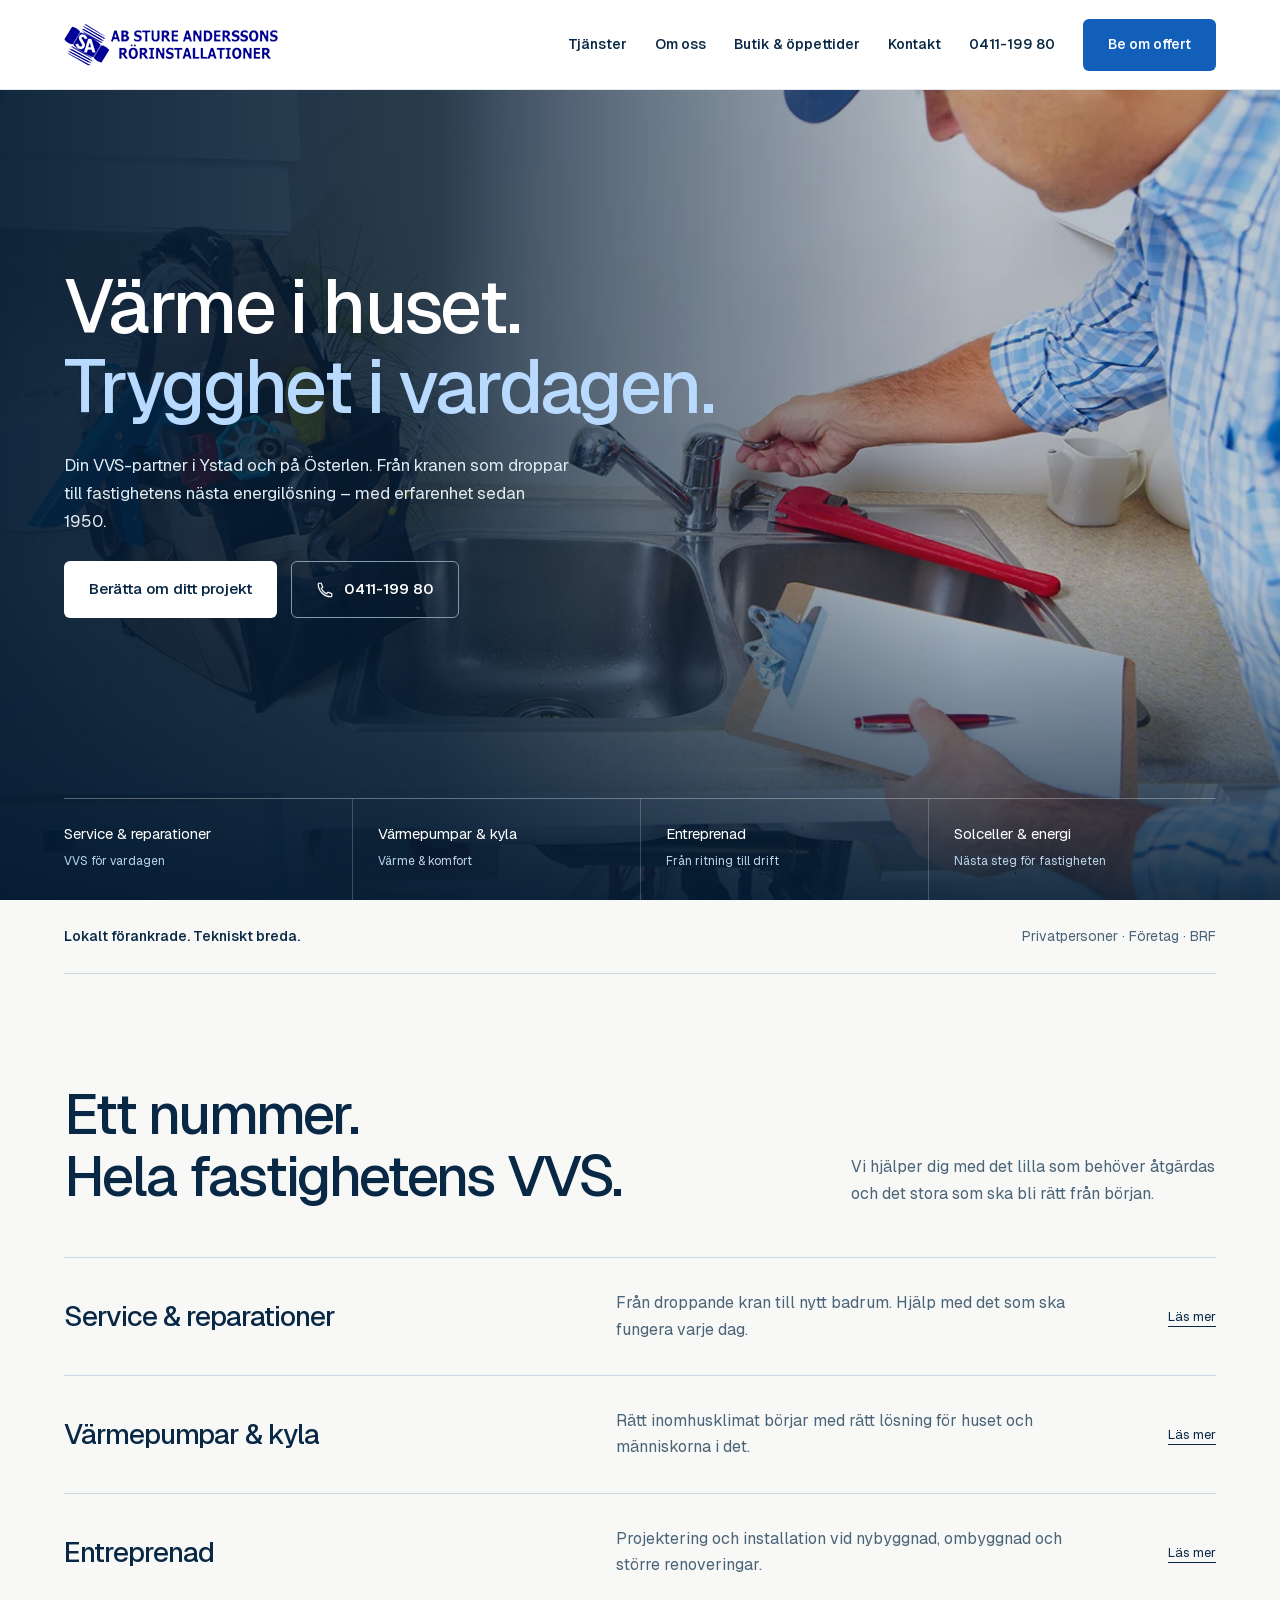
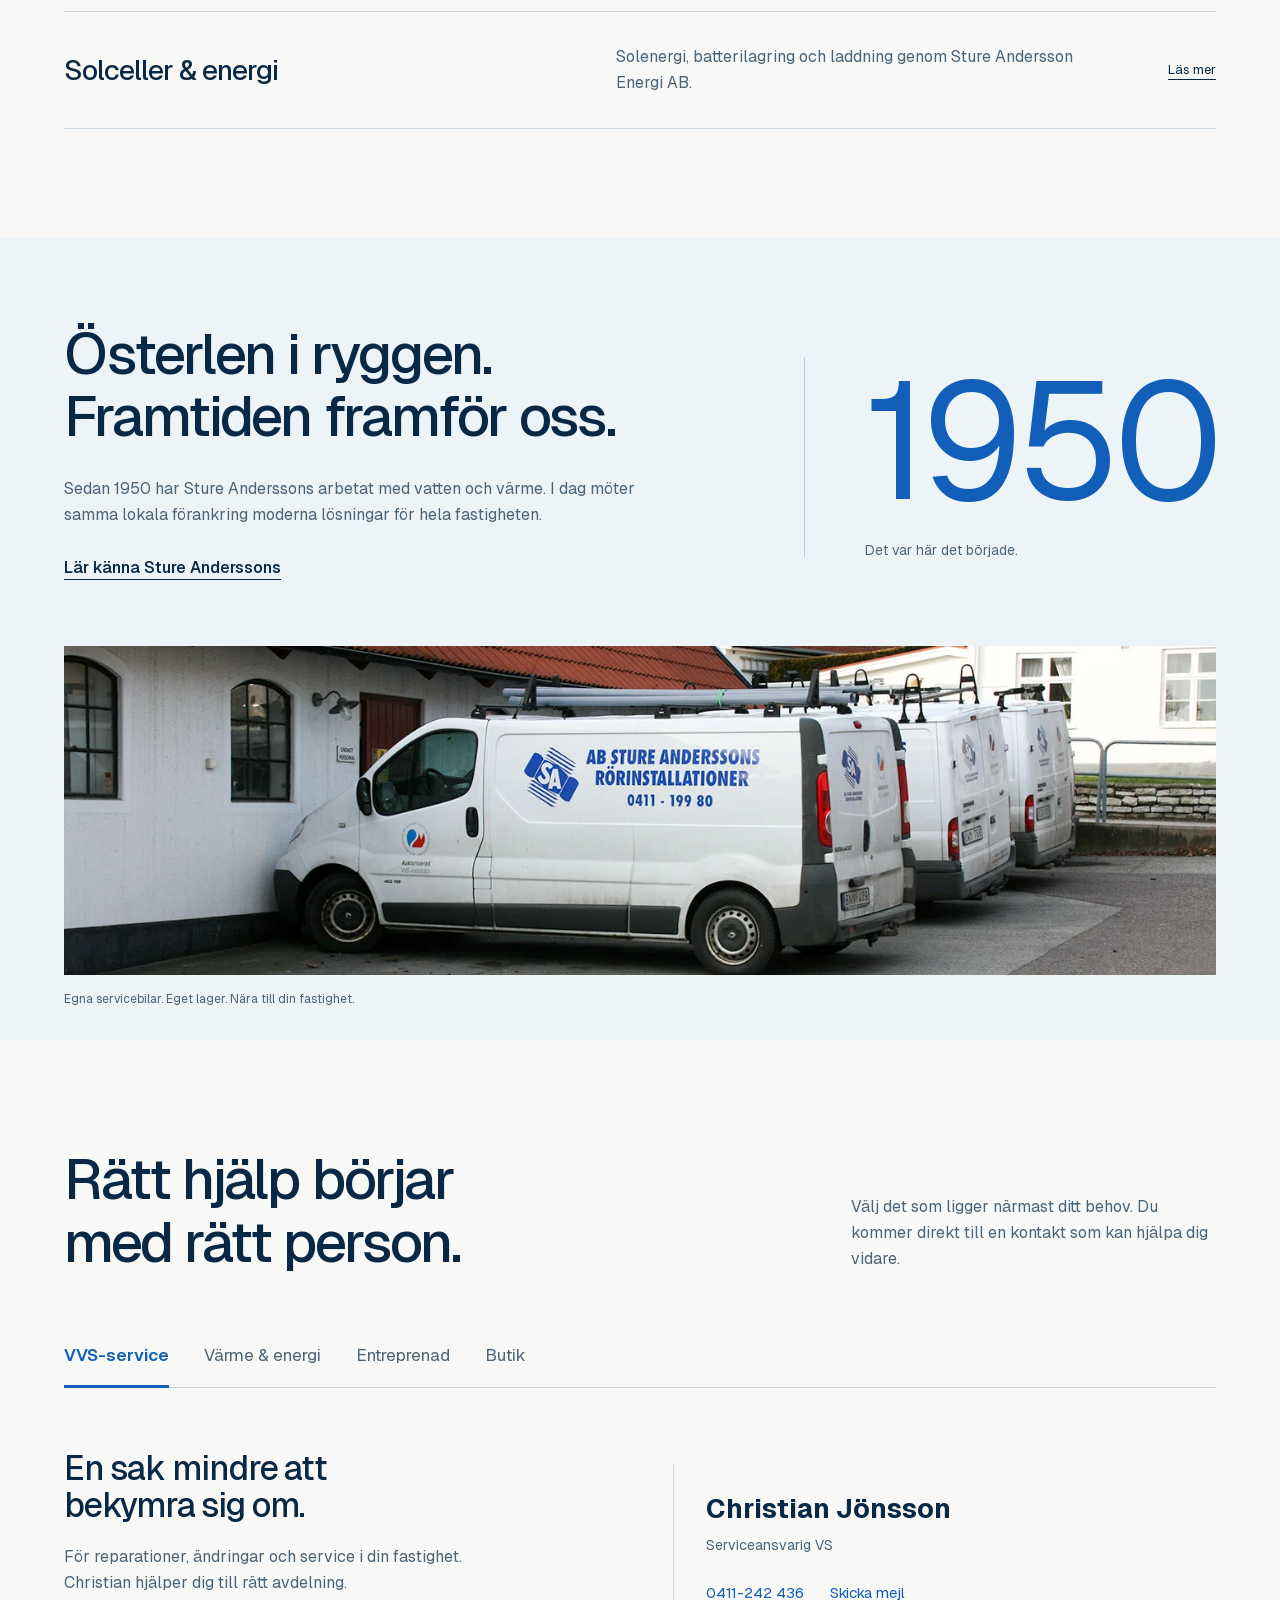
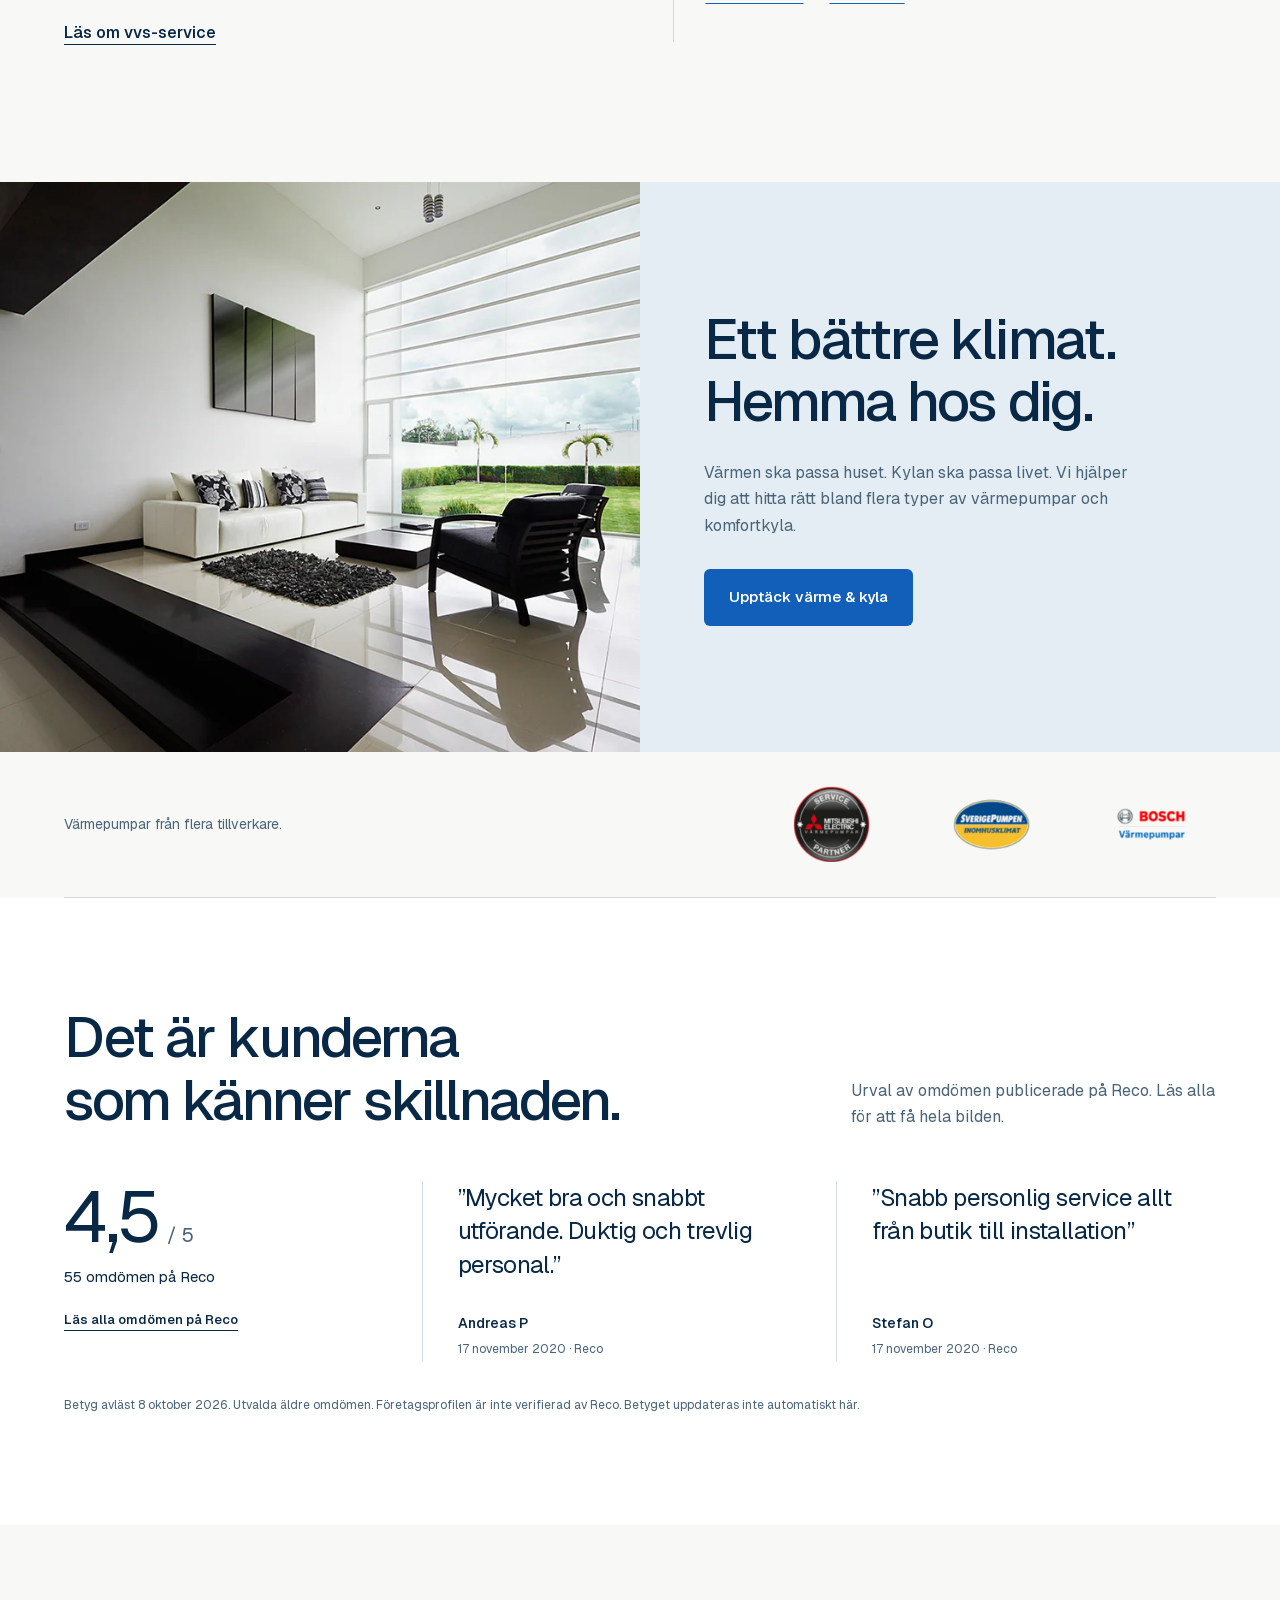
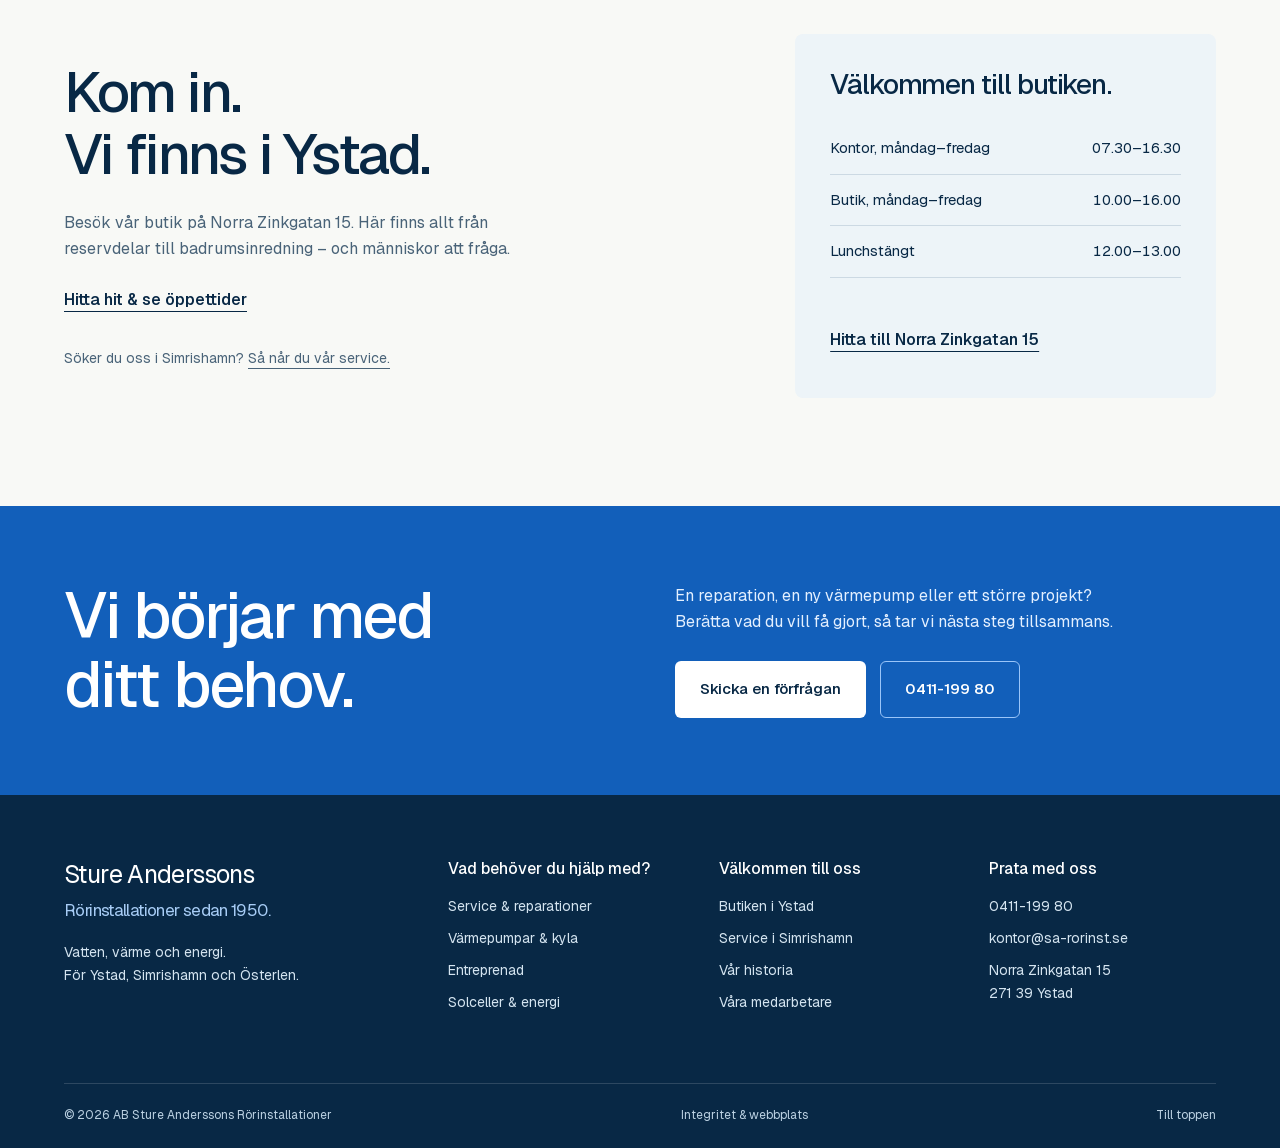
<file: index.html>
<!doctype html><html lang="sv"><head><meta charset="utf-8"><meta name="viewport" content="width=device-width,initial-scale=1"><title>VVS i Ystad &amp; Österlen – sedan 1950 | Sture Anderssons</title><meta name="description" content="Service, värmepumpar, entreprenad och energi. Kontakta Sture Anderssons Rörinstallationer i Ystad på 0411-199 80."><meta name="theme-color" content="#082845"><link rel="canonical" href="https://sture-anderssons-ror-ystad.carlzzon121.chatgpt.site/"><meta property="og:title" content="VVS i Ystad &amp; Österlen – sedan 1950 | Sture Anderssons"><meta property="og:description" content="Service, värmepumpar, entreprenad och energi. Kontakta Sture Anderssons Rörinstallationer i Ystad på 0411-199 80."><meta property="og:type" content="website"><meta property="og:locale" content="sv_SE"><meta property="og:url" content="https://sture-anderssons-ror-ystad.carlzzon121.chatgpt.site/"><link rel="icon" href="assets/company-icon.png"><link rel="preload" href="assets/fonts/geist-latin.woff2" as="font" type="font/woff2" crossorigin><link rel="stylesheet" href="styles.css"><script src="app.js" defer></script><script type="application/ld+json">{"@context": "https://schema.org", "@type": "Plumber", "name": "AB Sture Anderssons Rörinstallationer", "telephone": "+4641119980", "email": "kontor@sa-rorinst.se", "foundingDate": "1950", "address": {"@type": "PostalAddress", "streetAddress": "Norra Zinkgatan 15", "postalCode": "271 39", "addressLocality": "Ystad", "addressCountry": "SE"}, "areaServed": ["Ystad", "Simrishamn", "Österlen"]}</script></head><body id="top"><a class="skip" href="#main">Till innehållet</a><header class="site-header"><div class="wrap header-inner"><a class="brand" href="index.html" aria-label="Sture Anderssons Rörinstallationer, startsida"><img src="assets/logo.png" width="214" height="42" alt="AB Sture Anderssons Rörinstallationer"></a><nav class="desktop-nav" aria-label="Huvudmeny"><a href="tjanster.html">Tjänster</a><a href="om-oss.html">Om oss</a><a href="butik-ystad.html">Butik & öppettider</a><a href="kontakt.html">Kontakt</a><a class="nav-phone" href="tel:+4641119980">0411-199 80</a><a class="button" href="mailto:kontor@sa-rorinst.se?subject=F%C3%B6rfr%C3%A5gan%20om%20VVS%20%E2%80%93%20Sture%20Anderssons&amp;body=Hej%21%0A%0AJag%20vill%20g%C3%A4rna%20f%C3%A5%20hj%C3%A4lp%20med%20ett%20arbete%20och%20%C3%B6nskar%20komma%20i%20kontakt%20med%20er.%0A%0ADet%20g%C3%A4ller%3A%20%5Bbeskriv%20ditt%20%C3%A4rende%5D%0AFastighetens%20adress%3A%20%5Badress%20och%20ort%5D%0A%C3%96nskad%20tidpunkt%3A%20%5Bn%C3%A4r%20du%20vill%20ha%20hj%C3%A4lp%5D%0A%0A%C3%85terkom%20g%C3%A4rna%20med%20hur%20vi%20g%C3%A5r%20vidare%20och%20ett%20prisf%C3%B6rslag.%0A%0AMed%20v%C3%A4nlig%20h%C3%A4lsning%2C%0A%5BNamn%5D%0A%5BTelefonnummer%5D">Be om offert</a></nav><button class="menu-toggle" aria-expanded="false" aria-controls="mobile-menu"><span>Meny</span><svg viewBox="0 0 24 24" fill="none" stroke="currentColor" stroke-width="1.5" aria-hidden="true"><path d="M3 7h18M3 12h18M3 17h18"/></svg></button></div></header><nav id="mobile-menu" class="mobile-nav" aria-label="Mobilmeny" hidden><a href="tjanster.html">Tjänster</a><a href="om-oss.html">Om oss</a><a href="butik-ystad.html">Butik & öppettider</a><a href="kontakt.html">Kontakt</a><a href="simrishamn.html">Service i Simrishamn</a><a href="mailto:kontor@sa-rorinst.se?subject=F%C3%B6rfr%C3%A5gan%20om%20VVS%20%E2%80%93%20Sture%20Anderssons&amp;body=Hej%21%0A%0AJag%20vill%20g%C3%A4rna%20f%C3%A5%20hj%C3%A4lp%20med%20ett%20arbete%20och%20%C3%B6nskar%20komma%20i%20kontakt%20med%20er.%0A%0ADet%20g%C3%A4ller%3A%20%5Bbeskriv%20ditt%20%C3%A4rende%5D%0AFastighetens%20adress%3A%20%5Badress%20och%20ort%5D%0A%C3%96nskad%20tidpunkt%3A%20%5Bn%C3%A4r%20du%20vill%20ha%20hj%C3%A4lp%5D%0A%0A%C3%85terkom%20g%C3%A4rna%20med%20hur%20vi%20g%C3%A5r%20vidare%20och%20ett%20prisf%C3%B6rslag.%0A%0AMed%20v%C3%A4nlig%20h%C3%A4lsning%2C%0A%5BNamn%5D%0A%5BTelefonnummer%5D">Be om offert</a><a class="menu-phone" href="tel:+4641119980">Ring 0411-199 80</a></nav><main id="main"><section class="hero" aria-labelledby="hero-title"><img class="hero-media" src="assets/service-card.webp" width="1250" height="833" alt="VVS-arbete vid en köksblandare" loading="eager" decoding="async" fetchpriority="high"><div class="hero-shade"></div><div class="wrap hero-inner"><h1 id="hero-title">Värme i huset.<span>Trygghet i vardagen.</span></h1><p class="hero-copy">Din VVS-partner i Ystad och på Österlen. Från kranen som droppar till fastighetens nästa energilösning – med erfarenhet sedan 1950.</p><div class="hero-actions"><a class="button light" href="mailto:kontor@sa-rorinst.se?subject=F%C3%B6rfr%C3%A5gan%20om%20VVS%20%E2%80%93%20Sture%20Anderssons&amp;body=Hej%21%0A%0AJag%20vill%20g%C3%A4rna%20f%C3%A5%20hj%C3%A4lp%20med%20ett%20arbete%20och%20%C3%B6nskar%20komma%20i%20kontakt%20med%20er.%0A%0ADet%20g%C3%A4ller%3A%20%5Bbeskriv%20ditt%20%C3%A4rende%5D%0AFastighetens%20adress%3A%20%5Badress%20och%20ort%5D%0A%C3%96nskad%20tidpunkt%3A%20%5Bn%C3%A4r%20du%20vill%20ha%20hj%C3%A4lp%5D%0A%0A%C3%85terkom%20g%C3%A4rna%20med%20hur%20vi%20g%C3%A5r%20vidare%20och%20ett%20prisf%C3%B6rslag.%0A%0AMed%20v%C3%A4nlig%20h%C3%A4lsning%2C%0A%5BNamn%5D%0A%5BTelefonnummer%5D">Berätta om ditt projekt</a><a class="button outline" href="tel:+4641119980"><svg viewBox="0 0 24 24" fill="none" stroke="currentColor" stroke-width="1.6" aria-hidden="true"><path d="M7 3H4a1 1 0 0 0-1 1c0 9.4 7.6 17 17 17a1 1 0 0 0 1-1v-3l-5-2-2 2a14 14 0 0 1-7-7l2-2-2-5Z"/></svg>0411-199 80</a></div></div><nav class="hero-index" aria-label="Våra tjänster"><a href="service-reparationer.html">Service & reparationer<small>VVS för vardagen</small></a><a href="varmepumpar-kyla.html">Värmepumpar & kyla<small>Värme & komfort</small></a><a href="entreprenad.html">Entreprenad<small>Från ritning till drift</small></a><a href="energi.html">Solceller & energi<small>Nästa steg för fastigheten</small></a></nav></section><div class="wrap"><div class="intro-line"><strong>Lokalt förankrade. Tekniskt breda.</strong><span>Privatpersoner · Företag · BRF</span></div></div><section class="section wrap"><div class="section-head"><h2>Ett nummer.<br>Hela fastighetens VVS.</h2><p>Vi hjälper dig med det lilla som behöver åtgärdas och det stora som ska bli rätt från början.</p></div><div class="service-rows"><a class="service-row" href="service-reparationer.html"><h3>Service & reparationer</h3><p>Från droppande kran till nytt badrum. Hjälp med det som ska fungera varje dag.</p><span class="row-action">Läs mer</span></a><a class="service-row" href="varmepumpar-kyla.html"><h3>Värmepumpar & kyla</h3><p>Rätt inomhusklimat börjar med rätt lösning för huset och människorna i det.</p><span class="row-action">Läs mer</span></a><a class="service-row" href="entreprenad.html"><h3>Entreprenad</h3><p>Projektering och installation vid nybyggnad, ombyggnad och större renoveringar.</p><span class="row-action">Läs mer</span></a><a class="service-row" href="energi.html"><h3>Solceller & energi</h3><p>Solenergi, batterilagring och laddning genom Sture Andersson Energi AB.</p><span class="row-action">Läs mer</span></a></div></section><section class="heritage"><div class="wrap heritage-grid"><div><h2>Österlen i ryggen.<br>Framtiden framför oss.</h2><p>Sedan 1950 har Sture Anderssons arbetat med vatten och värme. I dag möter samma lokala förankring moderna lösningar för hela fastigheten.</p><a class="text-link" href="om-oss.html">Lär känna Sture Anderssons</a></div><div class="heritage-year" aria-label="Grundat 1950">1950<span>Det var här det började.</span></div></div><figure class="fleet-photo wrap"><img class="" src="assets/ystad-fleet.webp" width="1400" height="400" alt="Sture Anderssons egna servicebilar vid verksamheten i Ystad" loading="lazy" decoding="async"><figcaption>Egna servicebilar. Eget lager. Nära till din fastighet.</figcaption></figure></section><section class="section wrap finder"><div class="section-head"><h2>Rätt hjälp börjar<br>med rätt person.</h2><p>Välj det som ligger närmast ditt behov. Du kommer direkt till en kontakt som kan hjälpa dig vidare.</p></div><div class="finder-tabs" role="tablist" aria-label="Vad behöver du hjälp med?"><button type="button" role="tab" id="tab-0" aria-controls="panel-0" aria-selected="true" tabindex="0">VVS-service</button><button type="button" role="tab" id="tab-1" aria-controls="panel-1" aria-selected="false" tabindex="-1">Värme & energi</button><button type="button" role="tab" id="tab-2" aria-controls="panel-2" aria-selected="false" tabindex="-1">Entreprenad</button><button type="button" role="tab" id="tab-3" aria-controls="panel-3" aria-selected="false" tabindex="-1">Butik</button></div><div class="finder-panel" role="tabpanel" id="panel-0" aria-labelledby="tab-0" tabindex="0" ><div class="finder-copy"><h3>En sak mindre att bekymra sig om.</h3><p>För reparationer, ändringar och service i din fastighet. Christian hjälper dig till rätt avdelning.</p><a class="text-link" href="service-reparationer.html">Läs om vvs-service</a></div><div class="finder-person contact-only"><div><strong>Christian Jönsson</strong><span>Serviceansvarig VS</span><a href="tel:0411242436">0411-242 436</a><a href="mailto:christian.jonsson@stureandersson.se?subject=F%C3%B6rfr%C3%A5gan%20om%20VVS%20%E2%80%93%20Sture%20Anderssons&amp;body=Hej%21%0A%0AJag%20vill%20g%C3%A4rna%20f%C3%A5%20hj%C3%A4lp%20med%20ett%20arbete%20och%20%C3%B6nskar%20komma%20i%20kontakt%20med%20er.%0A%0ADet%20g%C3%A4ller%3A%20%5Bbeskriv%20ditt%20%C3%A4rende%5D%0AFastighetens%20adress%3A%20%5Badress%20och%20ort%5D%0A%C3%96nskad%20tidpunkt%3A%20%5Bn%C3%A4r%20du%20vill%20ha%20hj%C3%A4lp%5D%0A%0A%C3%85terkom%20g%C3%A4rna%20med%20hur%20vi%20g%C3%A5r%20vidare%20och%20ett%20prisf%C3%B6rslag.%0A%0AMed%20v%C3%A4nlig%20h%C3%A4lsning%2C%0A%5BNamn%5D%0A%5BTelefonnummer%5D">Skicka mejl</a></div></div></div><div class="finder-panel" role="tabpanel" id="panel-1" aria-labelledby="tab-1" tabindex="0" hidden><div class="finder-copy"><h3>Rätt temperatur. Rätt lösning.</h3><p>Prata med Richard om värmepumpar, kyla och energilösningar för din fastighet.</p><a class="text-link" href="varmepumpar-kyla.html">Läs om värme & energi</a></div><div class="finder-person contact-only"><div><strong>Richard Bagger</strong><span>Kyla & Värmepumpar</span><a href="tel:0411242439">0411-242 439</a><a href="mailto:richard.bagger@stureandersson.se?subject=F%C3%B6rfr%C3%A5gan%20om%20VVS%20%E2%80%93%20Sture%20Anderssons&amp;body=Hej%21%0A%0AJag%20vill%20g%C3%A4rna%20f%C3%A5%20hj%C3%A4lp%20med%20ett%20arbete%20och%20%C3%B6nskar%20komma%20i%20kontakt%20med%20er.%0A%0ADet%20g%C3%A4ller%3A%20%5Bbeskriv%20ditt%20%C3%A4rende%5D%0AFastighetens%20adress%3A%20%5Badress%20och%20ort%5D%0A%C3%96nskad%20tidpunkt%3A%20%5Bn%C3%A4r%20du%20vill%20ha%20hj%C3%A4lp%5D%0A%0A%C3%85terkom%20g%C3%A4rna%20med%20hur%20vi%20g%C3%A5r%20vidare%20och%20ett%20prisf%C3%B6rslag.%0A%0AMed%20v%C3%A4nlig%20h%C3%A4lsning%2C%0A%5BNamn%5D%0A%5BTelefonnummer%5D">Skicka mejl</a></div></div></div><div class="finder-panel" role="tabpanel" id="panel-2" aria-labelledby="tab-2" tabindex="0" hidden><div class="finder-copy"><h3>En bra början på nästa bygge.</h3><p>Prata med projektledningen om nybyggnad, ombyggnad och VVS-entreprenader.</p><a class="text-link" href="entreprenad.html">Läs om entreprenad</a></div><div class="finder-person contact-only"><div><strong>Christer Andersson</strong><span>Projektledare</span><a href="tel:041119981">0411-19 98 1</a><a href="mailto:christer.andersson@stureandersson.se?subject=F%C3%B6rfr%C3%A5gan%20om%20VVS%20%E2%80%93%20Sture%20Anderssons&amp;body=Hej%21%0A%0AJag%20vill%20g%C3%A4rna%20f%C3%A5%20hj%C3%A4lp%20med%20ett%20arbete%20och%20%C3%B6nskar%20komma%20i%20kontakt%20med%20er.%0A%0ADet%20g%C3%A4ller%3A%20%5Bbeskriv%20ditt%20%C3%A4rende%5D%0AFastighetens%20adress%3A%20%5Badress%20och%20ort%5D%0A%C3%96nskad%20tidpunkt%3A%20%5Bn%C3%A4r%20du%20vill%20ha%20hj%C3%A4lp%5D%0A%0A%C3%85terkom%20g%C3%A4rna%20med%20hur%20vi%20g%C3%A5r%20vidare%20och%20ett%20prisf%C3%B6rslag.%0A%0AMed%20v%C3%A4nlig%20h%C3%A4lsning%2C%0A%5BNamn%5D%0A%5BTelefonnummer%5D">Skicka mejl</a></div></div></div><div class="finder-panel" role="tabpanel" id="panel-3" aria-labelledby="tab-3" tabindex="0" hidden><div class="finder-copy"><h3>Från rätt reservdel till nytt badrum.</h3><p>Andreas och butiken i Ystad hjälper dig med sortimentet. Se öppettider inför ditt besök.</p><a class="text-link" href="butik-ystad.html">Läs om butik</a></div><div class="finder-person contact-only"><div><strong>Andreas Persson</strong><span>Butikschef</span><a href="tel:0411242438">0411-242 438</a><a href="mailto:andreas.persson@stureandersson.se?subject=F%C3%B6rfr%C3%A5gan%20om%20VVS%20%E2%80%93%20Sture%20Anderssons&amp;body=Hej%21%0A%0AJag%20vill%20g%C3%A4rna%20f%C3%A5%20hj%C3%A4lp%20med%20ett%20arbete%20och%20%C3%B6nskar%20komma%20i%20kontakt%20med%20er.%0A%0ADet%20g%C3%A4ller%3A%20%5Bbeskriv%20ditt%20%C3%A4rende%5D%0AFastighetens%20adress%3A%20%5Badress%20och%20ort%5D%0A%C3%96nskad%20tidpunkt%3A%20%5Bn%C3%A4r%20du%20vill%20ha%20hj%C3%A4lp%5D%0A%0A%C3%85terkom%20g%C3%A4rna%20med%20hur%20vi%20g%C3%A5r%20vidare%20och%20ett%20prisf%C3%B6rslag.%0A%0AMed%20v%C3%A4nlig%20h%C3%A4lsning%2C%0A%5BNamn%5D%0A%5BTelefonnummer%5D">Skicka mejl</a></div></div></div></section><section class="comfort"><div class="comfort-photo"><img class="" src="assets/heat-pump-service.webp" width="1000" height="666" alt="Ljust vardagsrum med stora fönster" loading="lazy" decoding="async"></div><div class="comfort-copy"><h2>Ett bättre klimat.<br>Hemma hos dig.</h2><p>Värmen ska passa huset. Kylan ska passa livet. Vi hjälper dig att hitta rätt bland flera typer av värmepumpar och komfortkyla.</p><a class="button" href="varmepumpar-kyla.html">Upptäck värme & kyla</a></div></section><section class="wrap"><div class="partner-strip"><p>Värmepumpar från flera tillverkare.</p><div class="partner-logos"><img src="assets/mitsubishi-partner.png" width="200" height="200" alt="Mitsubishi Electric" loading="lazy"><img src="assets/sverigepumpen.png" width="200" height="200" alt="Sverigepumpen" loading="lazy"><img src="assets/bosch.png" width="200" height="200" alt="Bosch" loading="lazy"></div></div></section><section class="reviews section"><div class="wrap"><div class="section-head"><h2>Det är kunderna<br>som känner skillnaden.</h2><p>Urval av omdömen publicerade på Reco. Läs alla för att få hela bilden.</p></div><div class="review-grid"><div class="rating"><span class="rating-value">4,5<small>/ 5</small></span><p>55 omdömen på Reco</p><a class="text-link" href="https://www.reco.se/ab-sture-anderssons-rorinstallationer" target="_blank" rel="noopener noreferrer">Läs alla omdömen på Reco</a></div><figure><blockquote>”Mycket bra och snabbt utförande. Duktig och trevlig personal.”</blockquote><figcaption><strong>Andreas P</strong><span>17 november 2020 · Reco</span></figcaption></figure><figure><blockquote>”Snabb personlig service allt från butik till installation”</blockquote><figcaption><strong>Stefan O</strong><span>17 november 2020 · Reco</span></figcaption></figure></div><p class="review-note">Betyg avläst 8 oktober 2026. Utvalda äldre omdömen. Företagsprofilen är inte verifierad av Reco. Betyget uppdateras inte automatiskt här.</p></div></section><section class="section wrap shop-home"><div><h2>Kom in.<br>Vi finns i Ystad.</h2><p>Besök vår butik på Norra Zinkgatan 15. Här finns allt från reservdelar till badrumsinredning – och människor att fråga.</p><a class="text-link" href="butik-ystad.html">Hitta hit & se öppettider</a><p class="small">Söker du oss i Simrishamn? <a href="simrishamn.html">Så når du vår service.</a></p></div><div class="shop-hours"><h3>Välkommen till butiken.</h3><dl class="hours"><div><dt>Kontor, måndag–fredag</dt><dd>07.30–16.30</dd></div><div><dt>Butik, måndag–fredag</dt><dd>10.00–16.00</dd></div><div><dt>Lunchstängt</dt><dd>12.00–13.00</dd></div></dl><a class="text-link" href="https://www.google.com/maps/search/?api=1&query=Norra+Zinkgatan+15+Ystad" target="_blank" rel="noopener noreferrer">Hitta till Norra Zinkgatan 15</a></div></section><section class="closing"><div class="wrap closing-inner"><h2>Vi börjar med<br>ditt behov.</h2><div><p>En reparation, en ny värmepump eller ett större projekt? Berätta vad du vill få gjort, så tar vi nästa steg tillsammans.</p><div class="hero-actions"><a class="button light" href="mailto:kontor@sa-rorinst.se?subject=F%C3%B6rfr%C3%A5gan%20om%20VVS%20%E2%80%93%20Sture%20Anderssons&amp;body=Hej%21%0A%0AJag%20vill%20g%C3%A4rna%20f%C3%A5%20hj%C3%A4lp%20med%20ett%20arbete%20och%20%C3%B6nskar%20komma%20i%20kontakt%20med%20er.%0A%0ADet%20g%C3%A4ller%3A%20%5Bbeskriv%20ditt%20%C3%A4rende%5D%0AFastighetens%20adress%3A%20%5Badress%20och%20ort%5D%0A%C3%96nskad%20tidpunkt%3A%20%5Bn%C3%A4r%20du%20vill%20ha%20hj%C3%A4lp%5D%0A%0A%C3%85terkom%20g%C3%A4rna%20med%20hur%20vi%20g%C3%A5r%20vidare%20och%20ett%20prisf%C3%B6rslag.%0A%0AMed%20v%C3%A4nlig%20h%C3%A4lsning%2C%0A%5BNamn%5D%0A%5BTelefonnummer%5D">Skicka en förfrågan</a><a class="button outline" href="tel:+4641119980">0411-199 80</a></div></div></div></section></main><footer class="footer"><div class="wrap"><div class="footer-grid"><div><a class="footer-brand" href="index.html">Sture Anderssons<span>Rörinstallationer sedan 1950.</span></a><p>Vatten, värme och energi.<br>För Ystad, Simrishamn och Österlen.</p></div><div><h3>Vad behöver du hjälp med?</h3><ul><li><a href="service-reparationer.html">Service & reparationer</a></li><li><a href="varmepumpar-kyla.html">Värmepumpar & kyla</a></li><li><a href="entreprenad.html">Entreprenad</a></li><li><a href="energi.html">Solceller & energi</a></li></ul></div><div><h3>Välkommen till oss</h3><ul><li><a href="butik-ystad.html">Butiken i Ystad</a></li><li><a href="simrishamn.html">Service i Simrishamn</a></li><li><a href="om-oss.html">Vår historia</a></li><li><a href="om-oss.html#medarbetare">Våra medarbetare</a></li></ul></div><div><h3>Prata med oss</h3><ul><li><a href="tel:+4641119980">0411-199 80</a></li><li><a href="mailto:kontor@sa-rorinst.se?subject=F%C3%B6rfr%C3%A5gan%20om%20VVS%20%E2%80%93%20Sture%20Anderssons&amp;body=Hej%21%0A%0AJag%20vill%20g%C3%A4rna%20f%C3%A5%20hj%C3%A4lp%20med%20ett%20arbete%20och%20%C3%B6nskar%20komma%20i%20kontakt%20med%20er.%0A%0ADet%20g%C3%A4ller%3A%20%5Bbeskriv%20ditt%20%C3%A4rende%5D%0AFastighetens%20adress%3A%20%5Badress%20och%20ort%5D%0A%C3%96nskad%20tidpunkt%3A%20%5Bn%C3%A4r%20du%20vill%20ha%20hj%C3%A4lp%5D%0A%0A%C3%85terkom%20g%C3%A4rna%20med%20hur%20vi%20g%C3%A5r%20vidare%20och%20ett%20prisf%C3%B6rslag.%0A%0AMed%20v%C3%A4nlig%20h%C3%A4lsning%2C%0A%5BNamn%5D%0A%5BTelefonnummer%5D">kontor@sa-rorinst.se</a></li><li>Norra Zinkgatan 15<br>271 39 Ystad</li></ul></div></div><div class="footer-bottom"><span>© 2026 AB Sture Anderssons Rörinstallationer</span><a href="integritet.html">Integritet & webbplats</a><a href="#top">Till toppen</a></div></div></footer></body></html>
</file>
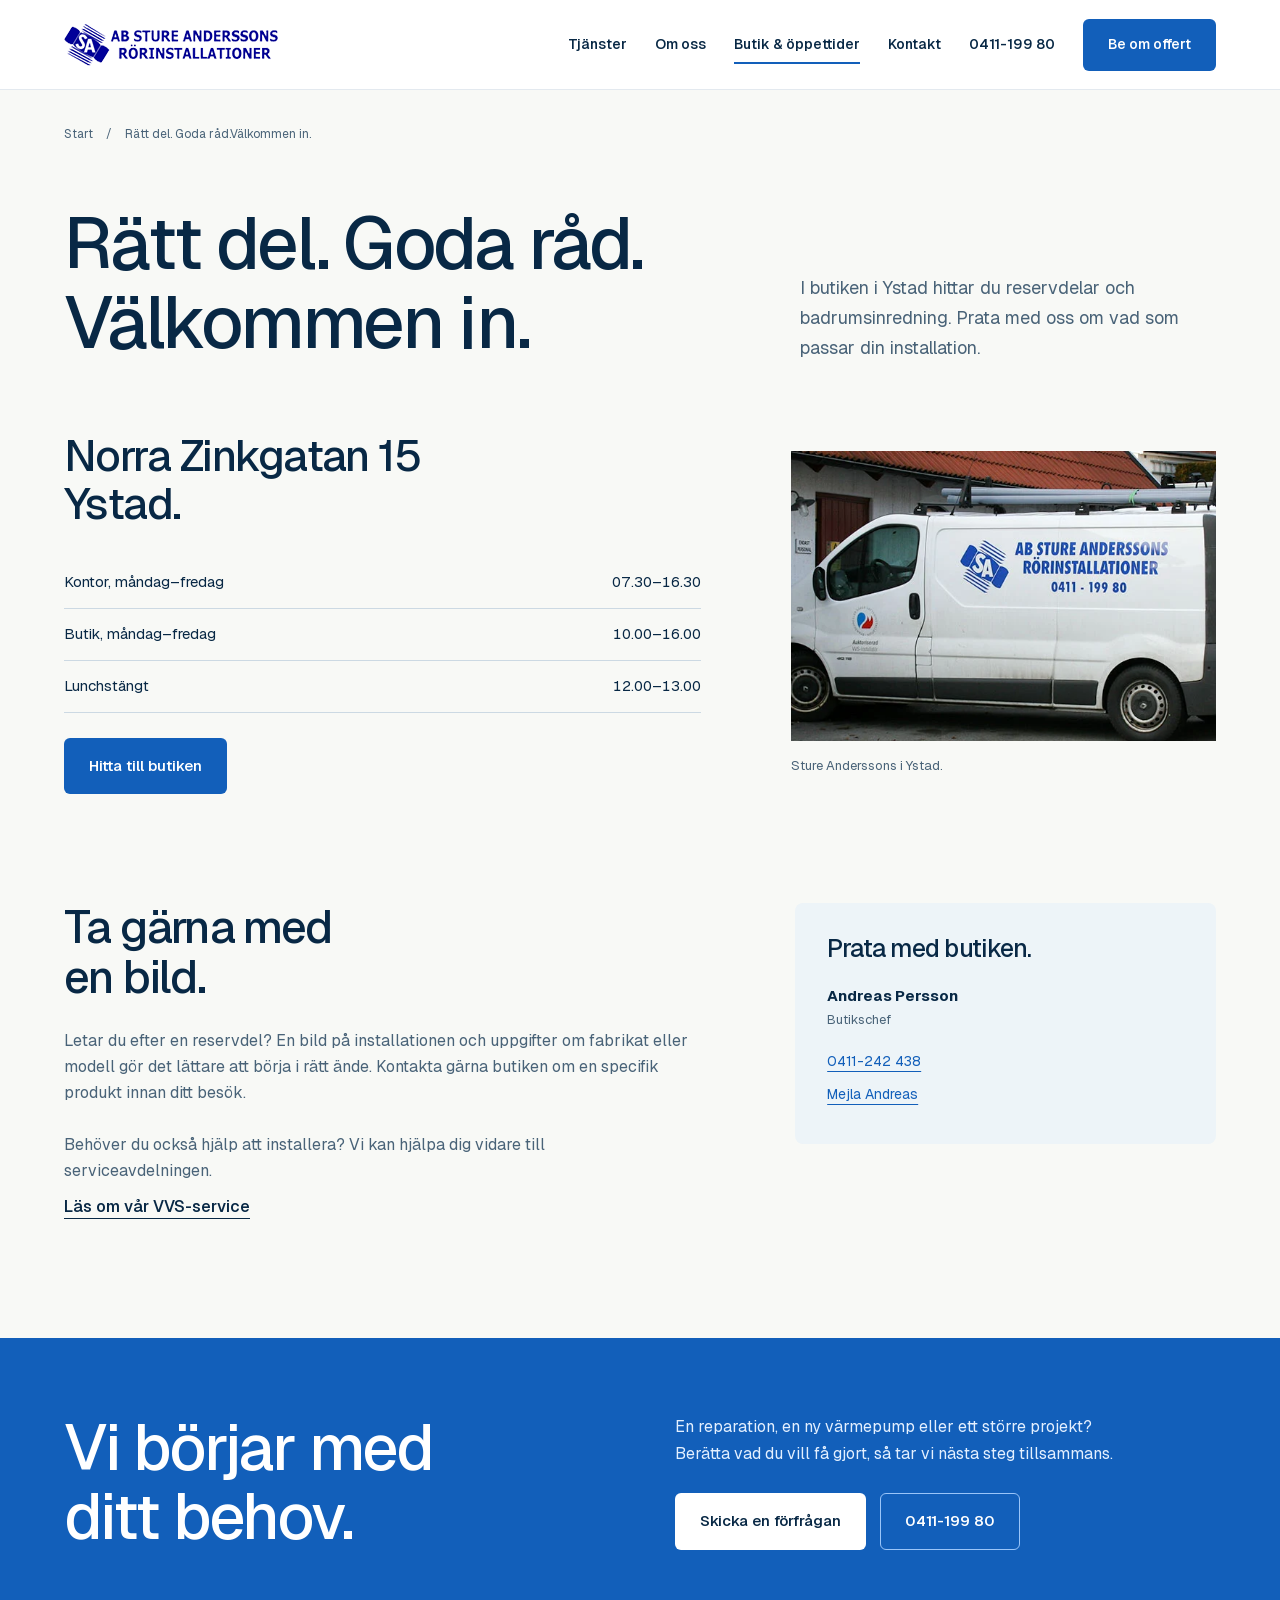
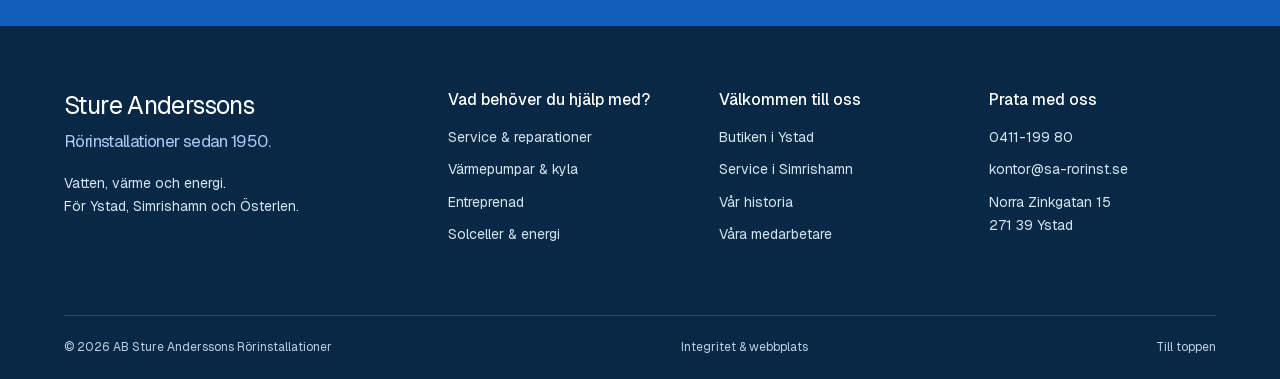
<file: butik-ystad.html>
<!doctype html><html lang="sv"><head><meta charset="utf-8"><meta name="viewport" content="width=device-width,initial-scale=1"><title>VVS-butik i Ystad – adress &amp; öppettider | Sture Anderssons</title><meta name="description" content="Besök oss på Norra Zinkgatan 15. Butik måndag–fredag 10–16, lunchstängt 12–13."><meta name="theme-color" content="#082845"><link rel="canonical" href="https://sture-anderssons-ror-ystad.carlzzon121.chatgpt.site/butik-ystad.html"><meta property="og:title" content="VVS-butik i Ystad – adress &amp; öppettider | Sture Anderssons"><meta property="og:description" content="Besök oss på Norra Zinkgatan 15. Butik måndag–fredag 10–16, lunchstängt 12–13."><meta property="og:type" content="website"><meta property="og:locale" content="sv_SE"><meta property="og:url" content="https://sture-anderssons-ror-ystad.carlzzon121.chatgpt.site/butik-ystad.html"><link rel="icon" href="assets/company-icon.png"><link rel="preload" href="assets/fonts/geist-latin.woff2" as="font" type="font/woff2" crossorigin><link rel="stylesheet" href="styles.css"><script src="app.js" defer></script><script type="application/ld+json">{"@context": "https://schema.org", "@type": "Plumber", "name": "AB Sture Anderssons Rörinstallationer", "telephone": "+4641119980", "email": "kontor@sa-rorinst.se", "foundingDate": "1950", "address": {"@type": "PostalAddress", "streetAddress": "Norra Zinkgatan 15", "postalCode": "271 39", "addressLocality": "Ystad", "addressCountry": "SE"}, "areaServed": ["Ystad", "Simrishamn", "Österlen"]}</script></head><body id="top"><a class="skip" href="#main">Till innehållet</a><header class="site-header"><div class="wrap header-inner"><a class="brand" href="index.html" aria-label="Sture Anderssons Rörinstallationer, startsida"><img src="assets/logo.png" width="214" height="42" alt="AB Sture Anderssons Rörinstallationer"></a><nav class="desktop-nav" aria-label="Huvudmeny"><a href="tjanster.html">Tjänster</a><a href="om-oss.html">Om oss</a><a href="butik-ystad.html" aria-current="page">Butik & öppettider</a><a href="kontakt.html">Kontakt</a><a class="nav-phone" href="tel:+4641119980">0411-199 80</a><a class="button" href="mailto:kontor@sa-rorinst.se?subject=F%C3%B6rfr%C3%A5gan%20om%20VVS%20%E2%80%93%20Sture%20Anderssons&amp;body=Hej%21%0A%0AJag%20vill%20g%C3%A4rna%20f%C3%A5%20hj%C3%A4lp%20med%20ett%20arbete%20och%20%C3%B6nskar%20komma%20i%20kontakt%20med%20er.%0A%0ADet%20g%C3%A4ller%3A%20%5Bbeskriv%20ditt%20%C3%A4rende%5D%0AFastighetens%20adress%3A%20%5Badress%20och%20ort%5D%0A%C3%96nskad%20tidpunkt%3A%20%5Bn%C3%A4r%20du%20vill%20ha%20hj%C3%A4lp%5D%0A%0A%C3%85terkom%20g%C3%A4rna%20med%20hur%20vi%20g%C3%A5r%20vidare%20och%20ett%20prisf%C3%B6rslag.%0A%0AMed%20v%C3%A4nlig%20h%C3%A4lsning%2C%0A%5BNamn%5D%0A%5BTelefonnummer%5D">Be om offert</a></nav><button class="menu-toggle" aria-expanded="false" aria-controls="mobile-menu"><span>Meny</span><svg viewBox="0 0 24 24" fill="none" stroke="currentColor" stroke-width="1.5" aria-hidden="true"><path d="M3 7h18M3 12h18M3 17h18"/></svg></button></div></header><nav id="mobile-menu" class="mobile-nav" aria-label="Mobilmeny" hidden><a href="tjanster.html">Tjänster</a><a href="om-oss.html">Om oss</a><a href="butik-ystad.html" aria-current="page">Butik & öppettider</a><a href="kontakt.html">Kontakt</a><a href="simrishamn.html">Service i Simrishamn</a><a href="mailto:kontor@sa-rorinst.se?subject=F%C3%B6rfr%C3%A5gan%20om%20VVS%20%E2%80%93%20Sture%20Anderssons&amp;body=Hej%21%0A%0AJag%20vill%20g%C3%A4rna%20f%C3%A5%20hj%C3%A4lp%20med%20ett%20arbete%20och%20%C3%B6nskar%20komma%20i%20kontakt%20med%20er.%0A%0ADet%20g%C3%A4ller%3A%20%5Bbeskriv%20ditt%20%C3%A4rende%5D%0AFastighetens%20adress%3A%20%5Badress%20och%20ort%5D%0A%C3%96nskad%20tidpunkt%3A%20%5Bn%C3%A4r%20du%20vill%20ha%20hj%C3%A4lp%5D%0A%0A%C3%85terkom%20g%C3%A4rna%20med%20hur%20vi%20g%C3%A5r%20vidare%20och%20ett%20prisf%C3%B6rslag.%0A%0AMed%20v%C3%A4nlig%20h%C3%A4lsning%2C%0A%5BNamn%5D%0A%5BTelefonnummer%5D">Be om offert</a><a class="menu-phone" href="tel:+4641119980">Ring 0411-199 80</a></nav><main id="main"><section class="page-intro wrap"><nav class="breadcrumb" aria-label="Brödsmulor"><a href="index.html">Start</a><span aria-hidden="true">/</span><span>Rätt del. Goda råd.<br>Välkommen in.</span></nav><div class="page-intro-grid"><h1>Rätt del. Goda råd.<br>Välkommen in.</h1><p>I butiken i Ystad hittar du reservdelar och badrumsinredning. Prata med oss om vad som passar din installation.</p></div></section><section class="wrap shop-detail"><div class="shop-location"><h2>Norra Zinkgatan 15<br>Ystad.</h2><dl class="hours"><div><dt>Kontor, måndag–fredag</dt><dd>07.30–16.30</dd></div><div><dt>Butik, måndag–fredag</dt><dd>10.00–16.00</dd></div><div><dt>Lunchstängt</dt><dd>12.00–13.00</dd></div></dl><a class="button" href="https://www.google.com/maps/search/?api=1&query=Norra+Zinkgatan+15+Ystad" target="_blank" rel="noopener noreferrer">Hitta till butiken</a></div><figure class="shop-fleet"><img class="" src="assets/ystad-fleet.webp" width="1400" height="400" alt="Sture Anderssons servicebilar i Ystad" loading="eager" decoding="async" fetchpriority="high"><figcaption>Sture Anderssons i Ystad.</figcaption></figure></section><section class="section wrap detail-grid"><div><h2>Ta gärna med<br>en bild.</h2><p>Letar du efter en reservdel? En bild på installationen och uppgifter om fabrikat eller modell gör det lättare att börja i rätt ände. Kontakta gärna butiken om en specifik produkt innan ditt besök.</p><p>Behöver du också hjälp att installera? Vi kan hjälpa dig vidare till serviceavdelningen.</p><a class="text-link" href="service-reparationer.html">Läs om vår VVS-service</a></div><aside class="person-panel contact-only"><div><h3>Prata med butiken.</h3><p><strong>Andreas Persson</strong><br>Butikschef</p><div class="person-links"><a href="tel:0411242438">0411-242 438</a><a href="mailto:andreas.persson@stureandersson.se?subject=F%C3%B6rfr%C3%A5gan%20om%20VVS%20%E2%80%93%20Sture%20Anderssons&amp;body=Hej%21%0A%0AJag%20vill%20g%C3%A4rna%20f%C3%A5%20hj%C3%A4lp%20med%20ett%20arbete%20och%20%C3%B6nskar%20komma%20i%20kontakt%20med%20er.%0A%0ADet%20g%C3%A4ller%3A%20%5Bbeskriv%20ditt%20%C3%A4rende%5D%0AFastighetens%20adress%3A%20%5Badress%20och%20ort%5D%0A%C3%96nskad%20tidpunkt%3A%20%5Bn%C3%A4r%20du%20vill%20ha%20hj%C3%A4lp%5D%0A%0A%C3%85terkom%20g%C3%A4rna%20med%20hur%20vi%20g%C3%A5r%20vidare%20och%20ett%20prisf%C3%B6rslag.%0A%0AMed%20v%C3%A4nlig%20h%C3%A4lsning%2C%0A%5BNamn%5D%0A%5BTelefonnummer%5D">Mejla Andreas</a></div></div></aside></section><section class="closing"><div class="wrap closing-inner"><h2>Vi börjar med<br>ditt behov.</h2><div><p>En reparation, en ny värmepump eller ett större projekt? Berätta vad du vill få gjort, så tar vi nästa steg tillsammans.</p><div class="hero-actions"><a class="button light" href="mailto:kontor@sa-rorinst.se?subject=F%C3%B6rfr%C3%A5gan%20om%20VVS%20%E2%80%93%20Sture%20Anderssons&amp;body=Hej%21%0A%0AJag%20vill%20g%C3%A4rna%20f%C3%A5%20hj%C3%A4lp%20med%20ett%20arbete%20och%20%C3%B6nskar%20komma%20i%20kontakt%20med%20er.%0A%0ADet%20g%C3%A4ller%3A%20%5Bbeskriv%20ditt%20%C3%A4rende%5D%0AFastighetens%20adress%3A%20%5Badress%20och%20ort%5D%0A%C3%96nskad%20tidpunkt%3A%20%5Bn%C3%A4r%20du%20vill%20ha%20hj%C3%A4lp%5D%0A%0A%C3%85terkom%20g%C3%A4rna%20med%20hur%20vi%20g%C3%A5r%20vidare%20och%20ett%20prisf%C3%B6rslag.%0A%0AMed%20v%C3%A4nlig%20h%C3%A4lsning%2C%0A%5BNamn%5D%0A%5BTelefonnummer%5D">Skicka en förfrågan</a><a class="button outline" href="tel:+4641119980">0411-199 80</a></div></div></div></section></main><footer class="footer"><div class="wrap"><div class="footer-grid"><div><a class="footer-brand" href="index.html">Sture Anderssons<span>Rörinstallationer sedan 1950.</span></a><p>Vatten, värme och energi.<br>För Ystad, Simrishamn och Österlen.</p></div><div><h3>Vad behöver du hjälp med?</h3><ul><li><a href="service-reparationer.html">Service & reparationer</a></li><li><a href="varmepumpar-kyla.html">Värmepumpar & kyla</a></li><li><a href="entreprenad.html">Entreprenad</a></li><li><a href="energi.html">Solceller & energi</a></li></ul></div><div><h3>Välkommen till oss</h3><ul><li><a href="butik-ystad.html">Butiken i Ystad</a></li><li><a href="simrishamn.html">Service i Simrishamn</a></li><li><a href="om-oss.html">Vår historia</a></li><li><a href="om-oss.html#medarbetare">Våra medarbetare</a></li></ul></div><div><h3>Prata med oss</h3><ul><li><a href="tel:+4641119980">0411-199 80</a></li><li><a href="mailto:kontor@sa-rorinst.se?subject=F%C3%B6rfr%C3%A5gan%20om%20VVS%20%E2%80%93%20Sture%20Anderssons&amp;body=Hej%21%0A%0AJag%20vill%20g%C3%A4rna%20f%C3%A5%20hj%C3%A4lp%20med%20ett%20arbete%20och%20%C3%B6nskar%20komma%20i%20kontakt%20med%20er.%0A%0ADet%20g%C3%A4ller%3A%20%5Bbeskriv%20ditt%20%C3%A4rende%5D%0AFastighetens%20adress%3A%20%5Badress%20och%20ort%5D%0A%C3%96nskad%20tidpunkt%3A%20%5Bn%C3%A4r%20du%20vill%20ha%20hj%C3%A4lp%5D%0A%0A%C3%85terkom%20g%C3%A4rna%20med%20hur%20vi%20g%C3%A5r%20vidare%20och%20ett%20prisf%C3%B6rslag.%0A%0AMed%20v%C3%A4nlig%20h%C3%A4lsning%2C%0A%5BNamn%5D%0A%5BTelefonnummer%5D">kontor@sa-rorinst.se</a></li><li>Norra Zinkgatan 15<br>271 39 Ystad</li></ul></div></div><div class="footer-bottom"><span>© 2026 AB Sture Anderssons Rörinstallationer</span><a href="integritet.html">Integritet & webbplats</a><a href="#top">Till toppen</a></div></div></footer></body></html>
</file>
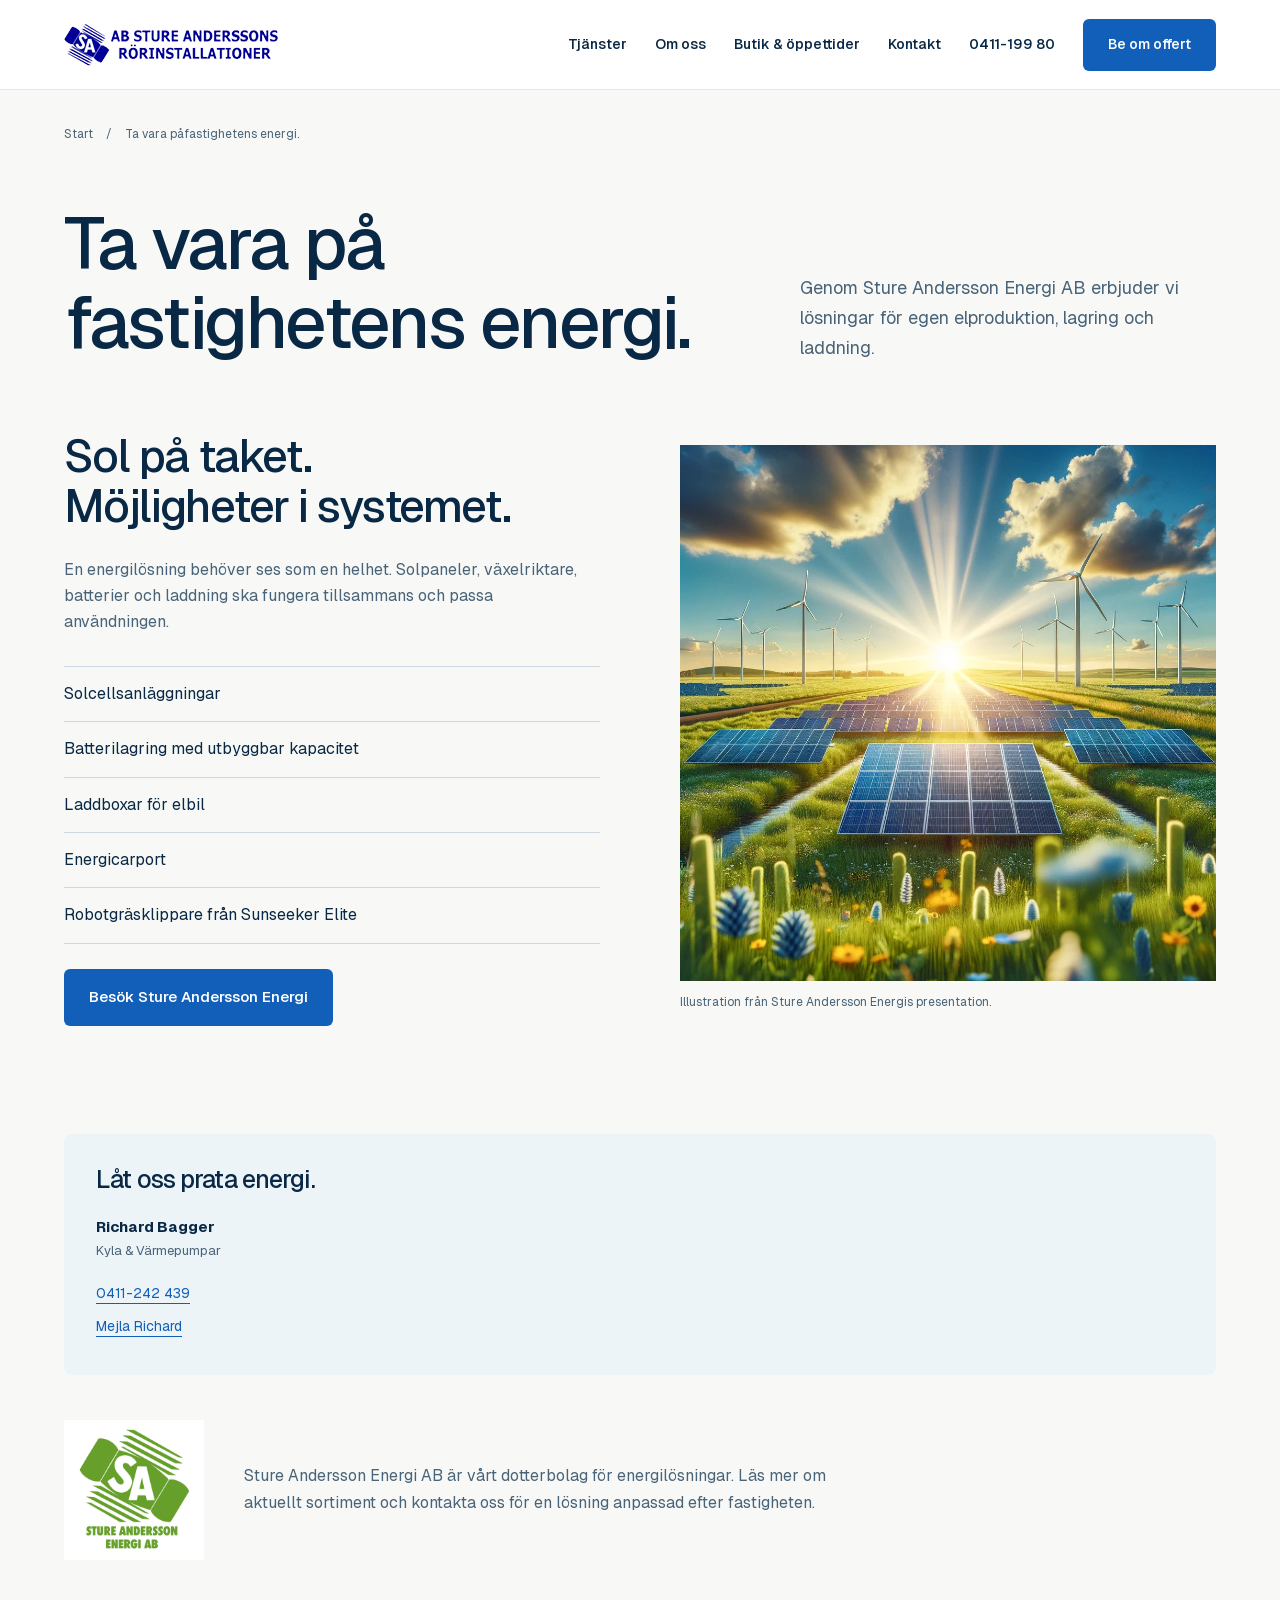
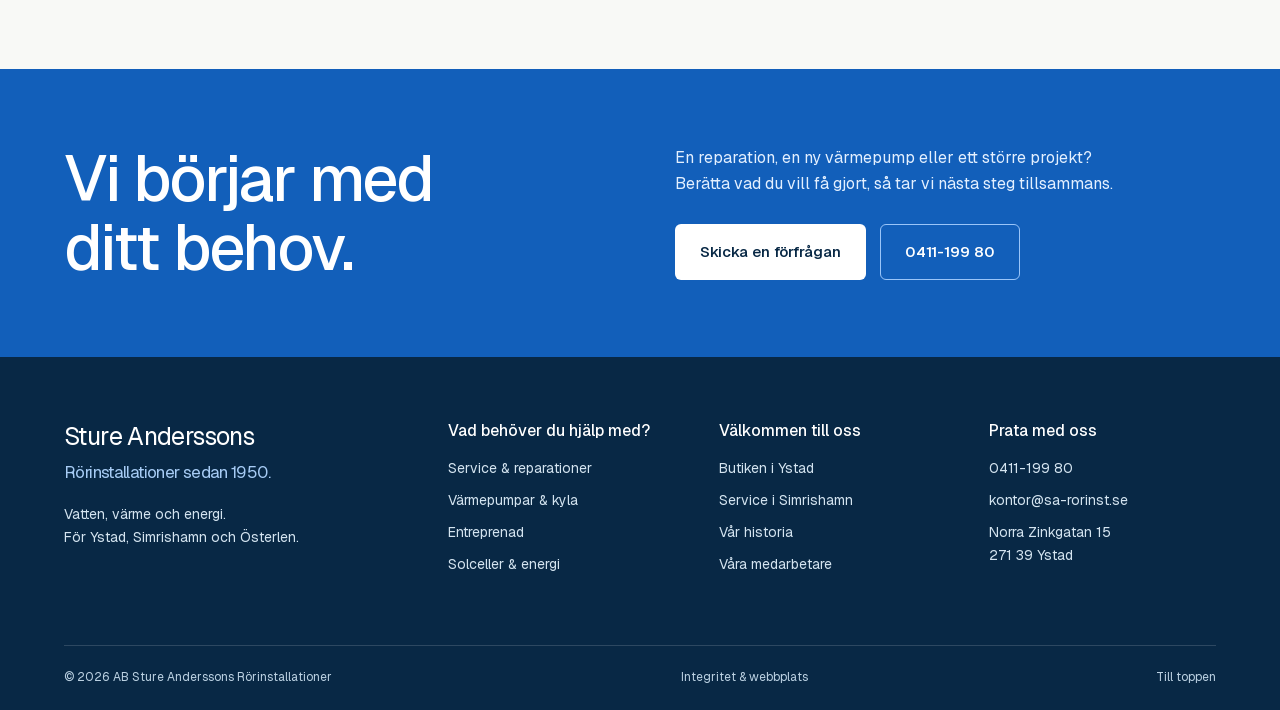
<file: energi.html>
<!doctype html><html lang="sv"><head><meta charset="utf-8"><meta name="viewport" content="width=device-width,initial-scale=1"><title>Solceller, batterier &amp; energilösningar | Sture Anderssons</title><meta name="description" content="Solceller, batterilagring och laddning genom Sture Andersson Energi AB."><meta name="theme-color" content="#082845"><link rel="canonical" href="https://sture-anderssons-ror-ystad.carlzzon121.chatgpt.site/energi.html"><meta property="og:title" content="Solceller, batterier &amp; energilösningar | Sture Anderssons"><meta property="og:description" content="Solceller, batterilagring och laddning genom Sture Andersson Energi AB."><meta property="og:type" content="website"><meta property="og:locale" content="sv_SE"><meta property="og:url" content="https://sture-anderssons-ror-ystad.carlzzon121.chatgpt.site/energi.html"><link rel="icon" href="assets/company-icon.png"><link rel="preload" href="assets/fonts/geist-latin.woff2" as="font" type="font/woff2" crossorigin><link rel="stylesheet" href="styles.css"><script src="app.js" defer></script><script type="application/ld+json">{"@context": "https://schema.org", "@type": "Plumber", "name": "AB Sture Anderssons Rörinstallationer", "telephone": "+4641119980", "email": "kontor@sa-rorinst.se", "foundingDate": "1950", "address": {"@type": "PostalAddress", "streetAddress": "Norra Zinkgatan 15", "postalCode": "271 39", "addressLocality": "Ystad", "addressCountry": "SE"}, "areaServed": ["Ystad", "Simrishamn", "Österlen"]}</script></head><body id="top"><a class="skip" href="#main">Till innehållet</a><header class="site-header"><div class="wrap header-inner"><a class="brand" href="index.html" aria-label="Sture Anderssons Rörinstallationer, startsida"><img src="assets/logo.png" width="214" height="42" alt="AB Sture Anderssons Rörinstallationer"></a><nav class="desktop-nav" aria-label="Huvudmeny"><a href="tjanster.html">Tjänster</a><a href="om-oss.html">Om oss</a><a href="butik-ystad.html">Butik & öppettider</a><a href="kontakt.html">Kontakt</a><a class="nav-phone" href="tel:+4641119980">0411-199 80</a><a class="button" href="mailto:kontor@sa-rorinst.se?subject=F%C3%B6rfr%C3%A5gan%20om%20VVS%20%E2%80%93%20Sture%20Anderssons&amp;body=Hej%21%0A%0AJag%20vill%20g%C3%A4rna%20f%C3%A5%20hj%C3%A4lp%20med%20ett%20arbete%20och%20%C3%B6nskar%20komma%20i%20kontakt%20med%20er.%0A%0ADet%20g%C3%A4ller%3A%20%5Bbeskriv%20ditt%20%C3%A4rende%5D%0AFastighetens%20adress%3A%20%5Badress%20och%20ort%5D%0A%C3%96nskad%20tidpunkt%3A%20%5Bn%C3%A4r%20du%20vill%20ha%20hj%C3%A4lp%5D%0A%0A%C3%85terkom%20g%C3%A4rna%20med%20hur%20vi%20g%C3%A5r%20vidare%20och%20ett%20prisf%C3%B6rslag.%0A%0AMed%20v%C3%A4nlig%20h%C3%A4lsning%2C%0A%5BNamn%5D%0A%5BTelefonnummer%5D">Be om offert</a></nav><button class="menu-toggle" aria-expanded="false" aria-controls="mobile-menu"><span>Meny</span><svg viewBox="0 0 24 24" fill="none" stroke="currentColor" stroke-width="1.5" aria-hidden="true"><path d="M3 7h18M3 12h18M3 17h18"/></svg></button></div></header><nav id="mobile-menu" class="mobile-nav" aria-label="Mobilmeny" hidden><a href="tjanster.html">Tjänster</a><a href="om-oss.html">Om oss</a><a href="butik-ystad.html">Butik & öppettider</a><a href="kontakt.html">Kontakt</a><a href="simrishamn.html">Service i Simrishamn</a><a href="mailto:kontor@sa-rorinst.se?subject=F%C3%B6rfr%C3%A5gan%20om%20VVS%20%E2%80%93%20Sture%20Anderssons&amp;body=Hej%21%0A%0AJag%20vill%20g%C3%A4rna%20f%C3%A5%20hj%C3%A4lp%20med%20ett%20arbete%20och%20%C3%B6nskar%20komma%20i%20kontakt%20med%20er.%0A%0ADet%20g%C3%A4ller%3A%20%5Bbeskriv%20ditt%20%C3%A4rende%5D%0AFastighetens%20adress%3A%20%5Badress%20och%20ort%5D%0A%C3%96nskad%20tidpunkt%3A%20%5Bn%C3%A4r%20du%20vill%20ha%20hj%C3%A4lp%5D%0A%0A%C3%85terkom%20g%C3%A4rna%20med%20hur%20vi%20g%C3%A5r%20vidare%20och%20ett%20prisf%C3%B6rslag.%0A%0AMed%20v%C3%A4nlig%20h%C3%A4lsning%2C%0A%5BNamn%5D%0A%5BTelefonnummer%5D">Be om offert</a><a class="menu-phone" href="tel:+4641119980">Ring 0411-199 80</a></nav><main id="main"><section class="page-intro wrap"><nav class="breadcrumb" aria-label="Brödsmulor"><a href="index.html">Start</a><span aria-hidden="true">/</span><span>Ta vara på<br>fastighetens energi.</span></nav><div class="page-intro-grid"><h1>Ta vara på<br>fastighetens energi.</h1><p>Genom Sture Andersson Energi AB erbjuder vi lösningar för egen elproduktion, lagring och laddning.</p></div></section><section class="wrap energy-grid"><div><h2>Sol på taket.<br>Möjligheter i systemet.</h2><p>En energilösning behöver ses som en helhet. Solpaneler, växelriktare, batterier och laddning ska fungera tillsammans och passa användningen.</p><ul class="detail-list"><li>Solcellsanläggningar</li><li>Batterilagring med utbyggbar kapacitet</li><li>Laddboxar för elbil</li><li>Energicarport</li><li>Robotgräsklippare från Sunseeker Elite</li></ul><a class="button" href="https://sa-energi.se/" target="_blank" rel="noopener noreferrer">Besök Sture Andersson Energi</a></div><figure><img class="" src="assets/solar-illustration.webp" width="1024" height="1024" alt="Illustration av solpaneler och batterilagring" loading="eager" decoding="async" fetchpriority="high"><figcaption>Illustration från Sture Andersson Energis presentation.</figcaption></figure></section><section class="section wrap"><aside class="person-panel contact-only"><div><h3>Låt oss prata energi.</h3><p><strong>Richard Bagger</strong><br>Kyla & Värmepumpar</p><div class="person-links"><a href="tel:0411242439">0411-242 439</a><a href="mailto:richard.bagger@stureandersson.se?subject=F%C3%B6rfr%C3%A5gan%20om%20VVS%20%E2%80%93%20Sture%20Anderssons&amp;body=Hej%21%0A%0AJag%20vill%20g%C3%A4rna%20f%C3%A5%20hj%C3%A4lp%20med%20ett%20arbete%20och%20%C3%B6nskar%20komma%20i%20kontakt%20med%20er.%0A%0ADet%20g%C3%A4ller%3A%20%5Bbeskriv%20ditt%20%C3%A4rende%5D%0AFastighetens%20adress%3A%20%5Badress%20och%20ort%5D%0A%C3%96nskad%20tidpunkt%3A%20%5Bn%C3%A4r%20du%20vill%20ha%20hj%C3%A4lp%5D%0A%0A%C3%85terkom%20g%C3%A4rna%20med%20hur%20vi%20g%C3%A5r%20vidare%20och%20ett%20prisf%C3%B6rslag.%0A%0AMed%20v%C3%A4nlig%20h%C3%A4lsning%2C%0A%5BNamn%5D%0A%5BTelefonnummer%5D">Mejla Richard</a></div></div></aside><div class="energy-brand"><img src="assets/energy-logo.png" width="150" height="150" alt="Sture Andersson Energi AB" loading="lazy"><p>Sture Andersson Energi AB är vårt dotterbolag för energilösningar. Läs mer om aktuellt sortiment och kontakta oss för en lösning anpassad efter fastigheten.</p></div></section><section class="closing"><div class="wrap closing-inner"><h2>Vi börjar med<br>ditt behov.</h2><div><p>En reparation, en ny värmepump eller ett större projekt? Berätta vad du vill få gjort, så tar vi nästa steg tillsammans.</p><div class="hero-actions"><a class="button light" href="mailto:kontor@sa-rorinst.se?subject=F%C3%B6rfr%C3%A5gan%20om%20VVS%20%E2%80%93%20Sture%20Anderssons&amp;body=Hej%21%0A%0AJag%20vill%20g%C3%A4rna%20f%C3%A5%20hj%C3%A4lp%20med%20ett%20arbete%20och%20%C3%B6nskar%20komma%20i%20kontakt%20med%20er.%0A%0ADet%20g%C3%A4ller%3A%20%5Bbeskriv%20ditt%20%C3%A4rende%5D%0AFastighetens%20adress%3A%20%5Badress%20och%20ort%5D%0A%C3%96nskad%20tidpunkt%3A%20%5Bn%C3%A4r%20du%20vill%20ha%20hj%C3%A4lp%5D%0A%0A%C3%85terkom%20g%C3%A4rna%20med%20hur%20vi%20g%C3%A5r%20vidare%20och%20ett%20prisf%C3%B6rslag.%0A%0AMed%20v%C3%A4nlig%20h%C3%A4lsning%2C%0A%5BNamn%5D%0A%5BTelefonnummer%5D">Skicka en förfrågan</a><a class="button outline" href="tel:+4641119980">0411-199 80</a></div></div></div></section></main><footer class="footer"><div class="wrap"><div class="footer-grid"><div><a class="footer-brand" href="index.html">Sture Anderssons<span>Rörinstallationer sedan 1950.</span></a><p>Vatten, värme och energi.<br>För Ystad, Simrishamn och Österlen.</p></div><div><h3>Vad behöver du hjälp med?</h3><ul><li><a href="service-reparationer.html">Service & reparationer</a></li><li><a href="varmepumpar-kyla.html">Värmepumpar & kyla</a></li><li><a href="entreprenad.html">Entreprenad</a></li><li><a href="energi.html">Solceller & energi</a></li></ul></div><div><h3>Välkommen till oss</h3><ul><li><a href="butik-ystad.html">Butiken i Ystad</a></li><li><a href="simrishamn.html">Service i Simrishamn</a></li><li><a href="om-oss.html">Vår historia</a></li><li><a href="om-oss.html#medarbetare">Våra medarbetare</a></li></ul></div><div><h3>Prata med oss</h3><ul><li><a href="tel:+4641119980">0411-199 80</a></li><li><a href="mailto:kontor@sa-rorinst.se?subject=F%C3%B6rfr%C3%A5gan%20om%20VVS%20%E2%80%93%20Sture%20Anderssons&amp;body=Hej%21%0A%0AJag%20vill%20g%C3%A4rna%20f%C3%A5%20hj%C3%A4lp%20med%20ett%20arbete%20och%20%C3%B6nskar%20komma%20i%20kontakt%20med%20er.%0A%0ADet%20g%C3%A4ller%3A%20%5Bbeskriv%20ditt%20%C3%A4rende%5D%0AFastighetens%20adress%3A%20%5Badress%20och%20ort%5D%0A%C3%96nskad%20tidpunkt%3A%20%5Bn%C3%A4r%20du%20vill%20ha%20hj%C3%A4lp%5D%0A%0A%C3%85terkom%20g%C3%A4rna%20med%20hur%20vi%20g%C3%A5r%20vidare%20och%20ett%20prisf%C3%B6rslag.%0A%0AMed%20v%C3%A4nlig%20h%C3%A4lsning%2C%0A%5BNamn%5D%0A%5BTelefonnummer%5D">kontor@sa-rorinst.se</a></li><li>Norra Zinkgatan 15<br>271 39 Ystad</li></ul></div></div><div class="footer-bottom"><span>© 2026 AB Sture Anderssons Rörinstallationer</span><a href="integritet.html">Integritet & webbplats</a><a href="#top">Till toppen</a></div></div></footer></body></html>
</file>
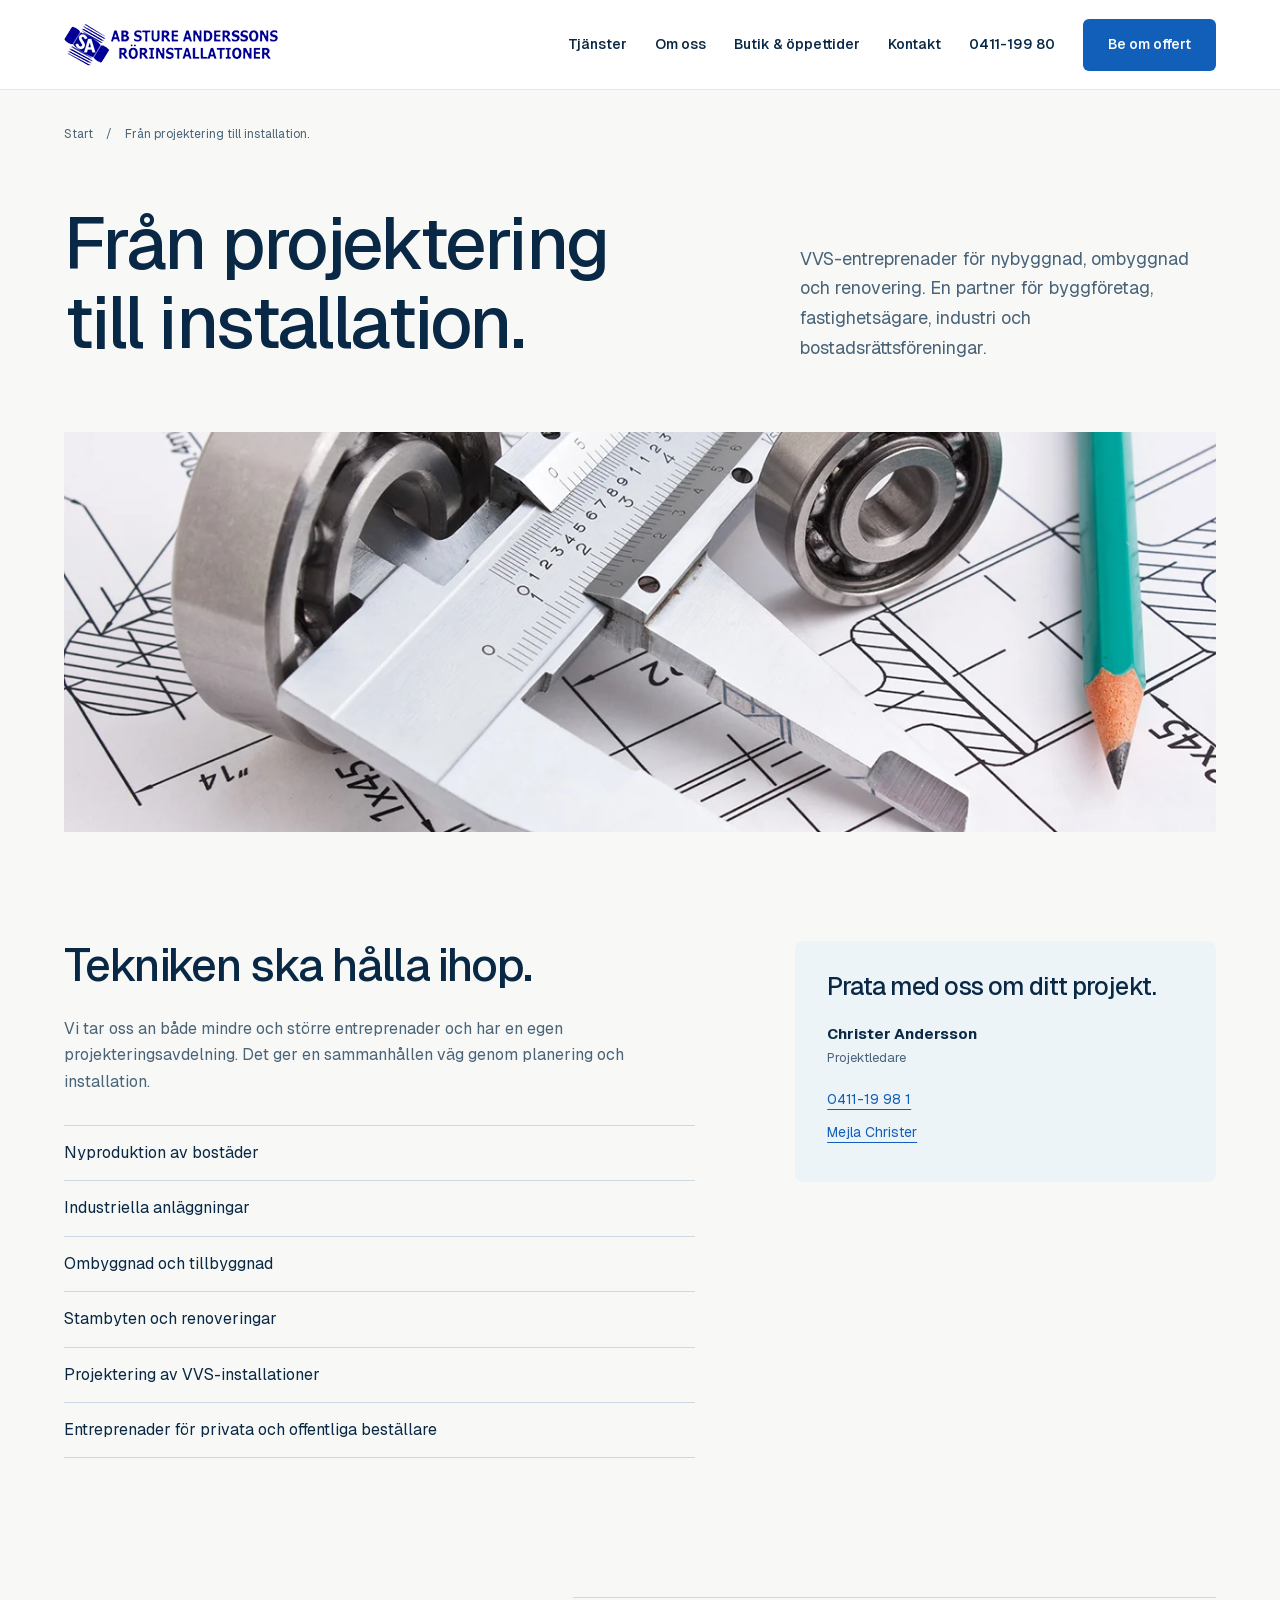
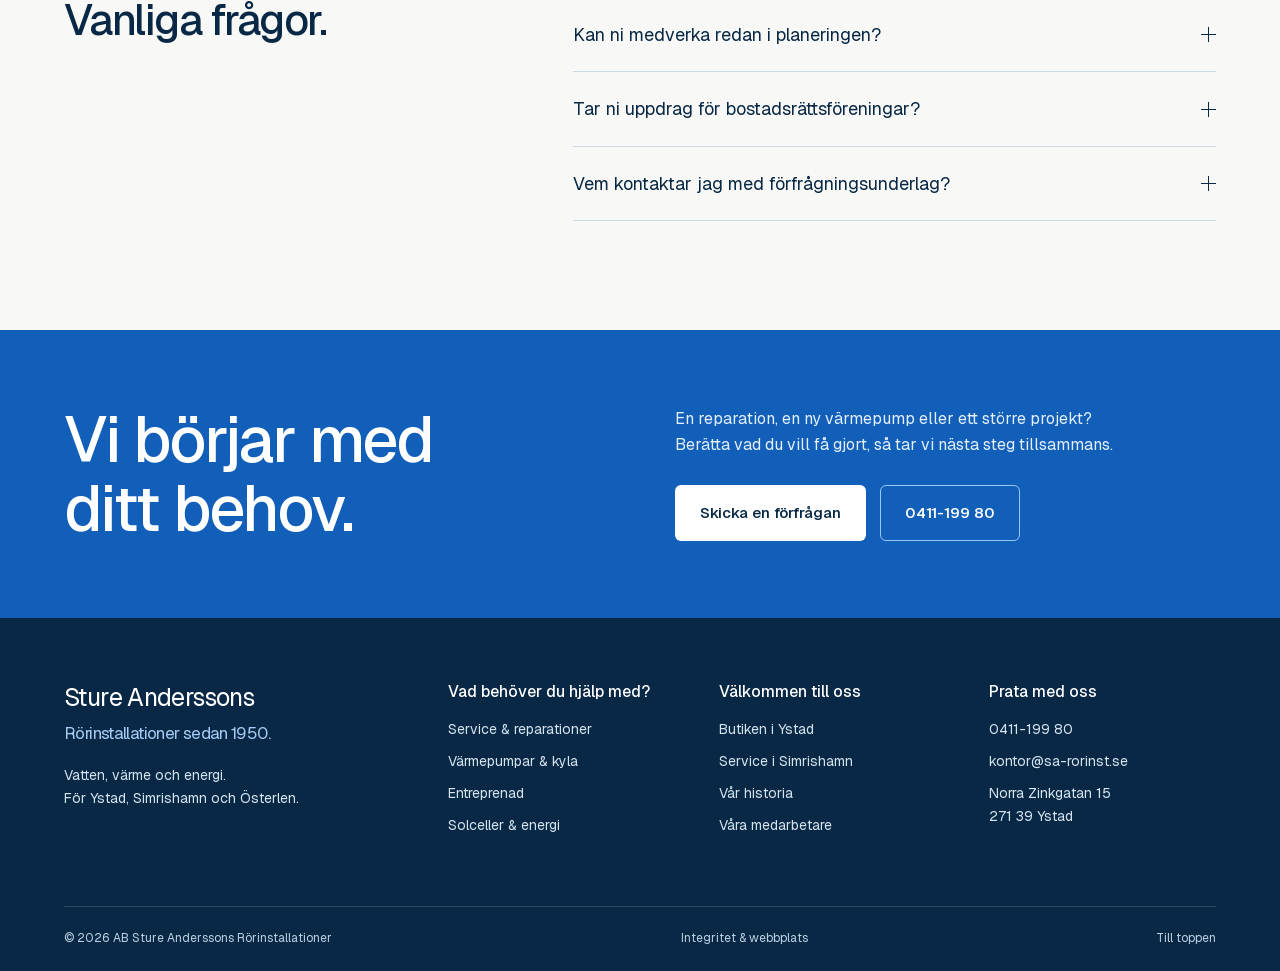
<file: entreprenad.html>
<!doctype html><html lang="sv"><head><meta charset="utf-8"><meta name="viewport" content="width=device-width,initial-scale=1"><title>Entreprenad i Ystad &amp; Österlen | Sture Anderssons</title><meta name="description" content="VVS-entreprenader för nybyggnad, ombyggnad och renovering. En partner för byggföretag, fastighetsägare, industri och bostadsrättsföreningar."><meta name="theme-color" content="#082845"><link rel="canonical" href="https://sture-anderssons-ror-ystad.carlzzon121.chatgpt.site/entreprenad.html"><meta property="og:title" content="Entreprenad i Ystad &amp; Österlen | Sture Anderssons"><meta property="og:description" content="VVS-entreprenader för nybyggnad, ombyggnad och renovering. En partner för byggföretag, fastighetsägare, industri och bostadsrättsföreningar."><meta property="og:type" content="website"><meta property="og:locale" content="sv_SE"><meta property="og:url" content="https://sture-anderssons-ror-ystad.carlzzon121.chatgpt.site/entreprenad.html"><link rel="icon" href="assets/company-icon.png"><link rel="preload" href="assets/fonts/geist-latin.woff2" as="font" type="font/woff2" crossorigin><link rel="stylesheet" href="styles.css"><script src="app.js" defer></script><script type="application/ld+json">{"@context": "https://schema.org", "@type": "Plumber", "name": "AB Sture Anderssons Rörinstallationer", "telephone": "+4641119980", "email": "kontor@sa-rorinst.se", "foundingDate": "1950", "address": {"@type": "PostalAddress", "streetAddress": "Norra Zinkgatan 15", "postalCode": "271 39", "addressLocality": "Ystad", "addressCountry": "SE"}, "areaServed": ["Ystad", "Simrishamn", "Österlen"]}</script></head><body id="top"><a class="skip" href="#main">Till innehållet</a><header class="site-header"><div class="wrap header-inner"><a class="brand" href="index.html" aria-label="Sture Anderssons Rörinstallationer, startsida"><img src="assets/logo.png" width="214" height="42" alt="AB Sture Anderssons Rörinstallationer"></a><nav class="desktop-nav" aria-label="Huvudmeny"><a href="tjanster.html">Tjänster</a><a href="om-oss.html">Om oss</a><a href="butik-ystad.html">Butik & öppettider</a><a href="kontakt.html">Kontakt</a><a class="nav-phone" href="tel:+4641119980">0411-199 80</a><a class="button" href="mailto:kontor@sa-rorinst.se?subject=F%C3%B6rfr%C3%A5gan%20om%20VVS%20%E2%80%93%20Sture%20Anderssons&amp;body=Hej%21%0A%0AJag%20vill%20g%C3%A4rna%20f%C3%A5%20hj%C3%A4lp%20med%20ett%20arbete%20och%20%C3%B6nskar%20komma%20i%20kontakt%20med%20er.%0A%0ADet%20g%C3%A4ller%3A%20%5Bbeskriv%20ditt%20%C3%A4rende%5D%0AFastighetens%20adress%3A%20%5Badress%20och%20ort%5D%0A%C3%96nskad%20tidpunkt%3A%20%5Bn%C3%A4r%20du%20vill%20ha%20hj%C3%A4lp%5D%0A%0A%C3%85terkom%20g%C3%A4rna%20med%20hur%20vi%20g%C3%A5r%20vidare%20och%20ett%20prisf%C3%B6rslag.%0A%0AMed%20v%C3%A4nlig%20h%C3%A4lsning%2C%0A%5BNamn%5D%0A%5BTelefonnummer%5D">Be om offert</a></nav><button class="menu-toggle" aria-expanded="false" aria-controls="mobile-menu"><span>Meny</span><svg viewBox="0 0 24 24" fill="none" stroke="currentColor" stroke-width="1.5" aria-hidden="true"><path d="M3 7h18M3 12h18M3 17h18"/></svg></button></div></header><nav id="mobile-menu" class="mobile-nav" aria-label="Mobilmeny" hidden><a href="tjanster.html">Tjänster</a><a href="om-oss.html">Om oss</a><a href="butik-ystad.html">Butik & öppettider</a><a href="kontakt.html">Kontakt</a><a href="simrishamn.html">Service i Simrishamn</a><a href="mailto:kontor@sa-rorinst.se?subject=F%C3%B6rfr%C3%A5gan%20om%20VVS%20%E2%80%93%20Sture%20Anderssons&amp;body=Hej%21%0A%0AJag%20vill%20g%C3%A4rna%20f%C3%A5%20hj%C3%A4lp%20med%20ett%20arbete%20och%20%C3%B6nskar%20komma%20i%20kontakt%20med%20er.%0A%0ADet%20g%C3%A4ller%3A%20%5Bbeskriv%20ditt%20%C3%A4rende%5D%0AFastighetens%20adress%3A%20%5Badress%20och%20ort%5D%0A%C3%96nskad%20tidpunkt%3A%20%5Bn%C3%A4r%20du%20vill%20ha%20hj%C3%A4lp%5D%0A%0A%C3%85terkom%20g%C3%A4rna%20med%20hur%20vi%20g%C3%A5r%20vidare%20och%20ett%20prisf%C3%B6rslag.%0A%0AMed%20v%C3%A4nlig%20h%C3%A4lsning%2C%0A%5BNamn%5D%0A%5BTelefonnummer%5D">Be om offert</a><a class="menu-phone" href="tel:+4641119980">Ring 0411-199 80</a></nav><main id="main"><section class="page-intro wrap"><nav class="breadcrumb" aria-label="Brödsmulor"><a href="index.html">Start</a><span aria-hidden="true">/</span><span>Från projektering till installation.</span></nav><div class="page-intro-grid"><h1>Från projektering till installation.</h1><p>VVS-entreprenader för nybyggnad, ombyggnad och renovering. En partner för byggföretag, fastighetsägare, industri och bostadsrättsföreningar.</p></div></section><div class="wide-photo wrap"><img class="" src="assets/contracting-card.webp" width="1250" height="833" alt="Från projektering till installation." loading="eager" decoding="async" fetchpriority="high"></div><section class="section wrap detail-grid"><div><h2>Tekniken ska hålla ihop.</h2><p>Vi tar oss an både mindre och större entreprenader och har en egen projekteringsavdelning. Det ger en sammanhållen väg genom planering och installation.</p><ul class="detail-list"><li>Nyproduktion av bostäder</li><li>Industriella anläggningar</li><li>Ombyggnad och tillbyggnad</li><li>Stambyten och renoveringar</li><li>Projektering av VVS-installationer</li><li>Entreprenader för privata och offentliga beställare</li></ul></div><aside class="person-panel contact-only"><div><h3>Prata med oss om ditt projekt.</h3><p><strong>Christer Andersson</strong><br>Projektledare</p><div class="person-links"><a href="tel:041119981">0411-19 98 1</a><a href="mailto:christer.andersson@stureandersson.se?subject=F%C3%B6rfr%C3%A5gan%20om%20VVS%20%E2%80%93%20Sture%20Anderssons&amp;body=Hej%21%0A%0AJag%20vill%20g%C3%A4rna%20f%C3%A5%20hj%C3%A4lp%20med%20ett%20arbete%20och%20%C3%B6nskar%20komma%20i%20kontakt%20med%20er.%0A%0ADet%20g%C3%A4ller%3A%20%5Bbeskriv%20ditt%20%C3%A4rende%5D%0AFastighetens%20adress%3A%20%5Badress%20och%20ort%5D%0A%C3%96nskad%20tidpunkt%3A%20%5Bn%C3%A4r%20du%20vill%20ha%20hj%C3%A4lp%5D%0A%0A%C3%85terkom%20g%C3%A4rna%20med%20hur%20vi%20g%C3%A5r%20vidare%20och%20ett%20prisf%C3%B6rslag.%0A%0AMed%20v%C3%A4nlig%20h%C3%A4lsning%2C%0A%5BNamn%5D%0A%5BTelefonnummer%5D">Mejla Christer</a></div></div></aside></section><div class="wrap"></div><section class="section wrap faq-section"><h2>Vanliga frågor.</h2><div class="faq-list"><details><summary>Kan ni medverka redan i planeringen?<span class="plus" aria-hidden="true"></span></summary><p>Ja. Vi har egen projektering. Ta gärna kontakt tidigt och berätta om projektets förutsättningar.</p></details><details><summary>Tar ni uppdrag för bostadsrättsföreningar?<span class="plus" aria-hidden="true"></span></summary><p>Ja. Vi arbetar med BRF:er och fastighetsägare, bland annat vid renoveringar och stambyten.</p></details><details><summary>Vem kontaktar jag med förfrågningsunderlag?<span class="plus" aria-hidden="true"></span></summary><p>Kontakta en av våra projektledare. Du hittar namn, direktnummer och mejladresser under Om oss.</p></details></div></section><section class="closing"><div class="wrap closing-inner"><h2>Vi börjar med<br>ditt behov.</h2><div><p>En reparation, en ny värmepump eller ett större projekt? Berätta vad du vill få gjort, så tar vi nästa steg tillsammans.</p><div class="hero-actions"><a class="button light" href="mailto:kontor@sa-rorinst.se?subject=F%C3%B6rfr%C3%A5gan%20om%20VVS%20%E2%80%93%20Sture%20Anderssons&amp;body=Hej%21%0A%0AJag%20vill%20g%C3%A4rna%20f%C3%A5%20hj%C3%A4lp%20med%20ett%20arbete%20och%20%C3%B6nskar%20komma%20i%20kontakt%20med%20er.%0A%0ADet%20g%C3%A4ller%3A%20%5Bbeskriv%20ditt%20%C3%A4rende%5D%0AFastighetens%20adress%3A%20%5Badress%20och%20ort%5D%0A%C3%96nskad%20tidpunkt%3A%20%5Bn%C3%A4r%20du%20vill%20ha%20hj%C3%A4lp%5D%0A%0A%C3%85terkom%20g%C3%A4rna%20med%20hur%20vi%20g%C3%A5r%20vidare%20och%20ett%20prisf%C3%B6rslag.%0A%0AMed%20v%C3%A4nlig%20h%C3%A4lsning%2C%0A%5BNamn%5D%0A%5BTelefonnummer%5D">Skicka en förfrågan</a><a class="button outline" href="tel:+4641119980">0411-199 80</a></div></div></div></section></main><footer class="footer"><div class="wrap"><div class="footer-grid"><div><a class="footer-brand" href="index.html">Sture Anderssons<span>Rörinstallationer sedan 1950.</span></a><p>Vatten, värme och energi.<br>För Ystad, Simrishamn och Österlen.</p></div><div><h3>Vad behöver du hjälp med?</h3><ul><li><a href="service-reparationer.html">Service & reparationer</a></li><li><a href="varmepumpar-kyla.html">Värmepumpar & kyla</a></li><li><a href="entreprenad.html">Entreprenad</a></li><li><a href="energi.html">Solceller & energi</a></li></ul></div><div><h3>Välkommen till oss</h3><ul><li><a href="butik-ystad.html">Butiken i Ystad</a></li><li><a href="simrishamn.html">Service i Simrishamn</a></li><li><a href="om-oss.html">Vår historia</a></li><li><a href="om-oss.html#medarbetare">Våra medarbetare</a></li></ul></div><div><h3>Prata med oss</h3><ul><li><a href="tel:+4641119980">0411-199 80</a></li><li><a href="mailto:kontor@sa-rorinst.se?subject=F%C3%B6rfr%C3%A5gan%20om%20VVS%20%E2%80%93%20Sture%20Anderssons&amp;body=Hej%21%0A%0AJag%20vill%20g%C3%A4rna%20f%C3%A5%20hj%C3%A4lp%20med%20ett%20arbete%20och%20%C3%B6nskar%20komma%20i%20kontakt%20med%20er.%0A%0ADet%20g%C3%A4ller%3A%20%5Bbeskriv%20ditt%20%C3%A4rende%5D%0AFastighetens%20adress%3A%20%5Badress%20och%20ort%5D%0A%C3%96nskad%20tidpunkt%3A%20%5Bn%C3%A4r%20du%20vill%20ha%20hj%C3%A4lp%5D%0A%0A%C3%85terkom%20g%C3%A4rna%20med%20hur%20vi%20g%C3%A5r%20vidare%20och%20ett%20prisf%C3%B6rslag.%0A%0AMed%20v%C3%A4nlig%20h%C3%A4lsning%2C%0A%5BNamn%5D%0A%5BTelefonnummer%5D">kontor@sa-rorinst.se</a></li><li>Norra Zinkgatan 15<br>271 39 Ystad</li></ul></div></div><div class="footer-bottom"><span>© 2026 AB Sture Anderssons Rörinstallationer</span><a href="integritet.html">Integritet & webbplats</a><a href="#top">Till toppen</a></div></div></footer></body></html>
</file>
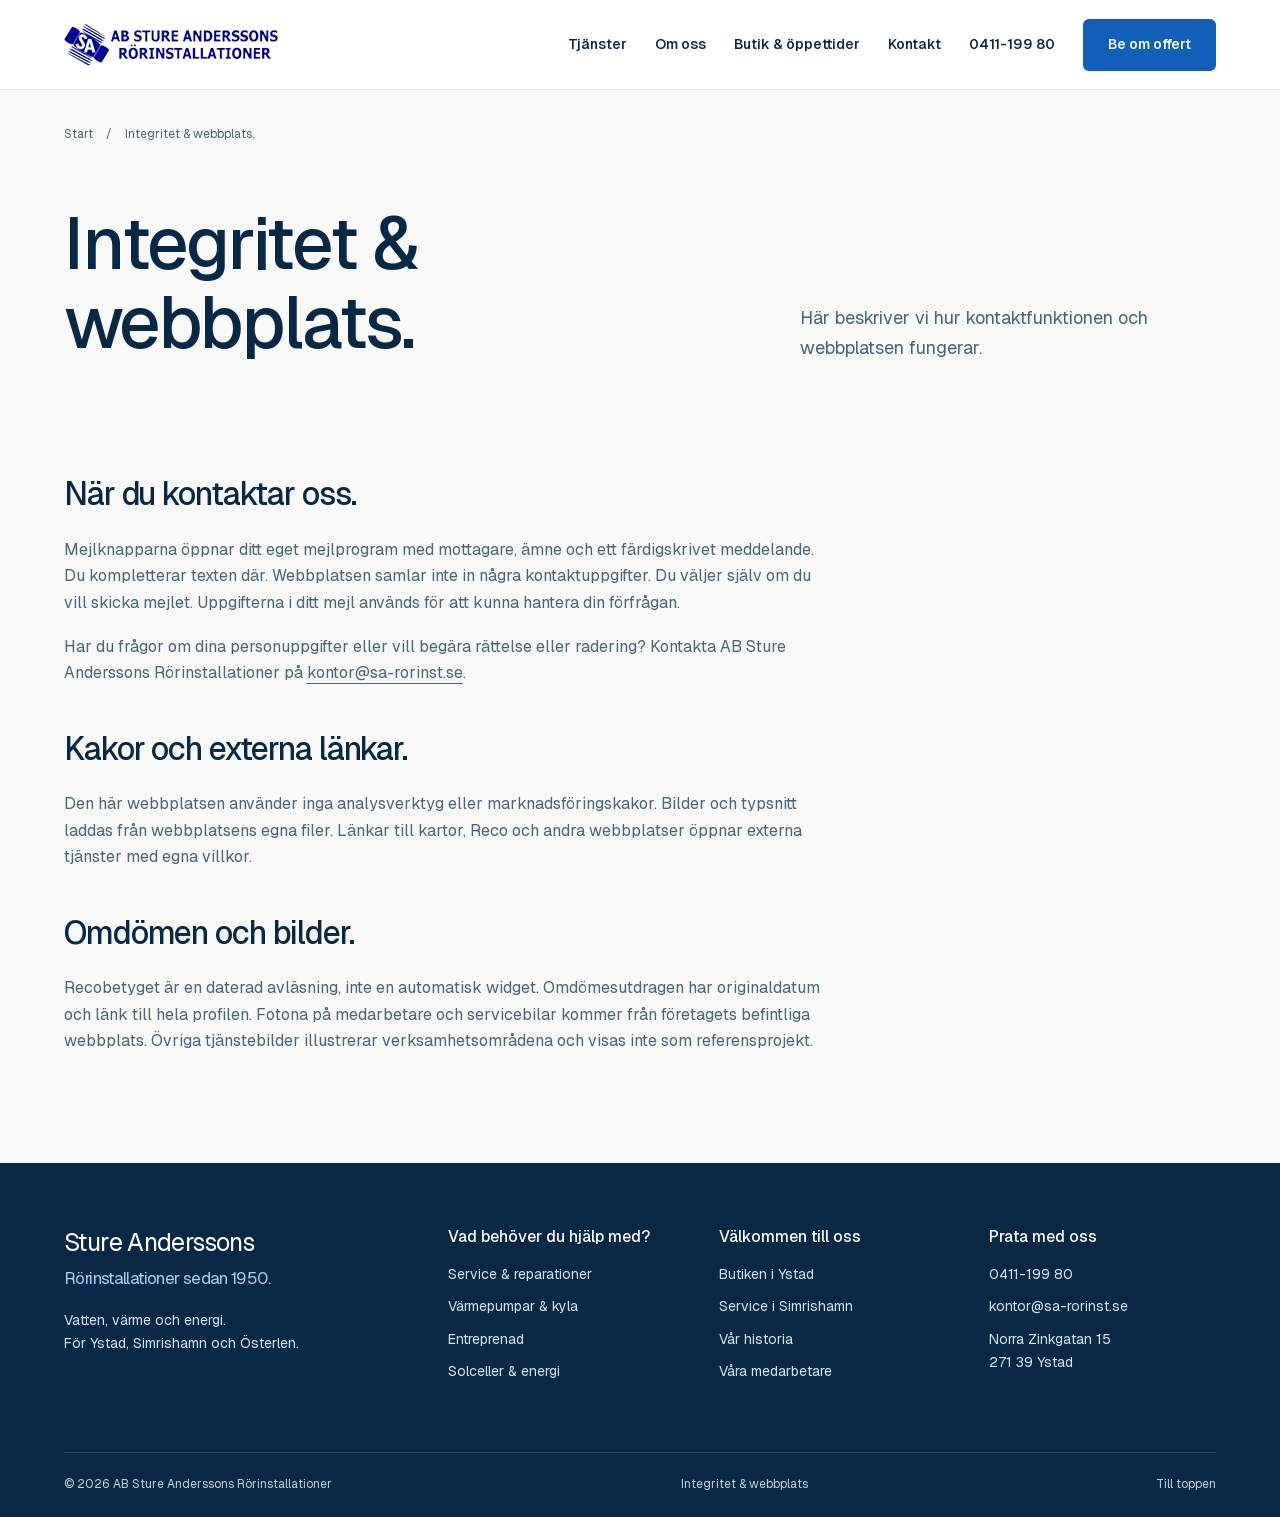
<file: integritet.html>
<!doctype html><html lang="sv"><head><meta charset="utf-8"><meta name="viewport" content="width=device-width,initial-scale=1"><title>Integritet &amp; webbplats | Sture Anderssons</title><meta name="description" content="Information om kontaktfunktion, personuppgifter och externa tjänster."><meta name="theme-color" content="#082845"><link rel="canonical" href="https://sture-anderssons-ror-ystad.carlzzon121.chatgpt.site/integritet.html"><meta property="og:title" content="Integritet &amp; webbplats | Sture Anderssons"><meta property="og:description" content="Information om kontaktfunktion, personuppgifter och externa tjänster."><meta property="og:type" content="website"><meta property="og:locale" content="sv_SE"><meta property="og:url" content="https://sture-anderssons-ror-ystad.carlzzon121.chatgpt.site/integritet.html"><link rel="icon" href="assets/company-icon.png"><link rel="preload" href="assets/fonts/geist-latin.woff2" as="font" type="font/woff2" crossorigin><link rel="stylesheet" href="styles.css"><script src="app.js" defer></script><script type="application/ld+json">{"@context": "https://schema.org", "@type": "Plumber", "name": "AB Sture Anderssons Rörinstallationer", "telephone": "+4641119980", "email": "kontor@sa-rorinst.se", "foundingDate": "1950", "address": {"@type": "PostalAddress", "streetAddress": "Norra Zinkgatan 15", "postalCode": "271 39", "addressLocality": "Ystad", "addressCountry": "SE"}, "areaServed": ["Ystad", "Simrishamn", "Österlen"]}</script></head><body id="top"><a class="skip" href="#main">Till innehållet</a><header class="site-header"><div class="wrap header-inner"><a class="brand" href="index.html" aria-label="Sture Anderssons Rörinstallationer, startsida"><img src="assets/logo.png" width="214" height="42" alt="AB Sture Anderssons Rörinstallationer"></a><nav class="desktop-nav" aria-label="Huvudmeny"><a href="tjanster.html">Tjänster</a><a href="om-oss.html">Om oss</a><a href="butik-ystad.html">Butik & öppettider</a><a href="kontakt.html">Kontakt</a><a class="nav-phone" href="tel:+4641119980">0411-199 80</a><a class="button" href="mailto:kontor@sa-rorinst.se?subject=F%C3%B6rfr%C3%A5gan%20om%20VVS%20%E2%80%93%20Sture%20Anderssons&amp;body=Hej%21%0A%0AJag%20vill%20g%C3%A4rna%20f%C3%A5%20hj%C3%A4lp%20med%20ett%20arbete%20och%20%C3%B6nskar%20komma%20i%20kontakt%20med%20er.%0A%0ADet%20g%C3%A4ller%3A%20%5Bbeskriv%20ditt%20%C3%A4rende%5D%0AFastighetens%20adress%3A%20%5Badress%20och%20ort%5D%0A%C3%96nskad%20tidpunkt%3A%20%5Bn%C3%A4r%20du%20vill%20ha%20hj%C3%A4lp%5D%0A%0A%C3%85terkom%20g%C3%A4rna%20med%20hur%20vi%20g%C3%A5r%20vidare%20och%20ett%20prisf%C3%B6rslag.%0A%0AMed%20v%C3%A4nlig%20h%C3%A4lsning%2C%0A%5BNamn%5D%0A%5BTelefonnummer%5D">Be om offert</a></nav><button class="menu-toggle" aria-expanded="false" aria-controls="mobile-menu"><span>Meny</span><svg viewBox="0 0 24 24" fill="none" stroke="currentColor" stroke-width="1.5" aria-hidden="true"><path d="M3 7h18M3 12h18M3 17h18"/></svg></button></div></header><nav id="mobile-menu" class="mobile-nav" aria-label="Mobilmeny" hidden><a href="tjanster.html">Tjänster</a><a href="om-oss.html">Om oss</a><a href="butik-ystad.html">Butik & öppettider</a><a href="kontakt.html">Kontakt</a><a href="simrishamn.html">Service i Simrishamn</a><a href="mailto:kontor@sa-rorinst.se?subject=F%C3%B6rfr%C3%A5gan%20om%20VVS%20%E2%80%93%20Sture%20Anderssons&amp;body=Hej%21%0A%0AJag%20vill%20g%C3%A4rna%20f%C3%A5%20hj%C3%A4lp%20med%20ett%20arbete%20och%20%C3%B6nskar%20komma%20i%20kontakt%20med%20er.%0A%0ADet%20g%C3%A4ller%3A%20%5Bbeskriv%20ditt%20%C3%A4rende%5D%0AFastighetens%20adress%3A%20%5Badress%20och%20ort%5D%0A%C3%96nskad%20tidpunkt%3A%20%5Bn%C3%A4r%20du%20vill%20ha%20hj%C3%A4lp%5D%0A%0A%C3%85terkom%20g%C3%A4rna%20med%20hur%20vi%20g%C3%A5r%20vidare%20och%20ett%20prisf%C3%B6rslag.%0A%0AMed%20v%C3%A4nlig%20h%C3%A4lsning%2C%0A%5BNamn%5D%0A%5BTelefonnummer%5D">Be om offert</a><a class="menu-phone" href="tel:+4641119980">Ring 0411-199 80</a></nav><main id="main"><section class="page-intro wrap"><nav class="breadcrumb" aria-label="Brödsmulor"><a href="index.html">Start</a><span aria-hidden="true">/</span><span>Integritet & webbplats.</span></nav><div class="page-intro-grid"><h1>Integritet & webbplats.</h1><p>Här beskriver vi hur kontaktfunktionen och webbplatsen fungerar.</p></div></section><section class="section wrap prose"><h2>När du kontaktar oss.</h2><p>Mejlknapparna öppnar ditt eget mejlprogram med mottagare, ämne och ett färdigskrivet meddelande. Du kompletterar texten där. Webbplatsen samlar inte in några kontaktuppgifter. Du väljer själv om du vill skicka mejlet. Uppgifterna i ditt mejl används för att kunna hantera din förfrågan.</p><p>Har du frågor om dina personuppgifter eller vill begära rättelse eller radering? Kontakta AB Sture Anderssons Rörinstallationer på <a href="mailto:kontor@sa-rorinst.se?subject=F%C3%B6rfr%C3%A5gan%20om%20VVS%20%E2%80%93%20Sture%20Anderssons&amp;body=Hej%21%0A%0AJag%20vill%20g%C3%A4rna%20f%C3%A5%20hj%C3%A4lp%20med%20ett%20arbete%20och%20%C3%B6nskar%20komma%20i%20kontakt%20med%20er.%0A%0ADet%20g%C3%A4ller%3A%20%5Bbeskriv%20ditt%20%C3%A4rende%5D%0AFastighetens%20adress%3A%20%5Badress%20och%20ort%5D%0A%C3%96nskad%20tidpunkt%3A%20%5Bn%C3%A4r%20du%20vill%20ha%20hj%C3%A4lp%5D%0A%0A%C3%85terkom%20g%C3%A4rna%20med%20hur%20vi%20g%C3%A5r%20vidare%20och%20ett%20prisf%C3%B6rslag.%0A%0AMed%20v%C3%A4nlig%20h%C3%A4lsning%2C%0A%5BNamn%5D%0A%5BTelefonnummer%5D">kontor@sa-rorinst.se</a>.</p><h2>Kakor och externa länkar.</h2><p>Den här webbplatsen använder inga analysverktyg eller marknadsföringskakor. Bilder och typsnitt laddas från webbplatsens egna filer. Länkar till kartor, Reco och andra webbplatser öppnar externa tjänster med egna villkor.</p><h2>Omdömen och bilder.</h2><p>Recobetyget är en daterad avläsning, inte en automatisk widget. Omdömesutdragen har originaldatum och länk till hela profilen. Fotona på medarbetare och servicebilar kommer från företagets befintliga webbplats. Övriga tjänstebilder illustrerar verksamhetsområdena och visas inte som referensprojekt.</p></section></main><footer class="footer"><div class="wrap"><div class="footer-grid"><div><a class="footer-brand" href="index.html">Sture Anderssons<span>Rörinstallationer sedan 1950.</span></a><p>Vatten, värme och energi.<br>För Ystad, Simrishamn och Österlen.</p></div><div><h3>Vad behöver du hjälp med?</h3><ul><li><a href="service-reparationer.html">Service & reparationer</a></li><li><a href="varmepumpar-kyla.html">Värmepumpar & kyla</a></li><li><a href="entreprenad.html">Entreprenad</a></li><li><a href="energi.html">Solceller & energi</a></li></ul></div><div><h3>Välkommen till oss</h3><ul><li><a href="butik-ystad.html">Butiken i Ystad</a></li><li><a href="simrishamn.html">Service i Simrishamn</a></li><li><a href="om-oss.html">Vår historia</a></li><li><a href="om-oss.html#medarbetare">Våra medarbetare</a></li></ul></div><div><h3>Prata med oss</h3><ul><li><a href="tel:+4641119980">0411-199 80</a></li><li><a href="mailto:kontor@sa-rorinst.se?subject=F%C3%B6rfr%C3%A5gan%20om%20VVS%20%E2%80%93%20Sture%20Anderssons&amp;body=Hej%21%0A%0AJag%20vill%20g%C3%A4rna%20f%C3%A5%20hj%C3%A4lp%20med%20ett%20arbete%20och%20%C3%B6nskar%20komma%20i%20kontakt%20med%20er.%0A%0ADet%20g%C3%A4ller%3A%20%5Bbeskriv%20ditt%20%C3%A4rende%5D%0AFastighetens%20adress%3A%20%5Badress%20och%20ort%5D%0A%C3%96nskad%20tidpunkt%3A%20%5Bn%C3%A4r%20du%20vill%20ha%20hj%C3%A4lp%5D%0A%0A%C3%85terkom%20g%C3%A4rna%20med%20hur%20vi%20g%C3%A5r%20vidare%20och%20ett%20prisf%C3%B6rslag.%0A%0AMed%20v%C3%A4nlig%20h%C3%A4lsning%2C%0A%5BNamn%5D%0A%5BTelefonnummer%5D">kontor@sa-rorinst.se</a></li><li>Norra Zinkgatan 15<br>271 39 Ystad</li></ul></div></div><div class="footer-bottom"><span>© 2026 AB Sture Anderssons Rörinstallationer</span><a href="integritet.html">Integritet & webbplats</a><a href="#top">Till toppen</a></div></div></footer></body></html>
</file>
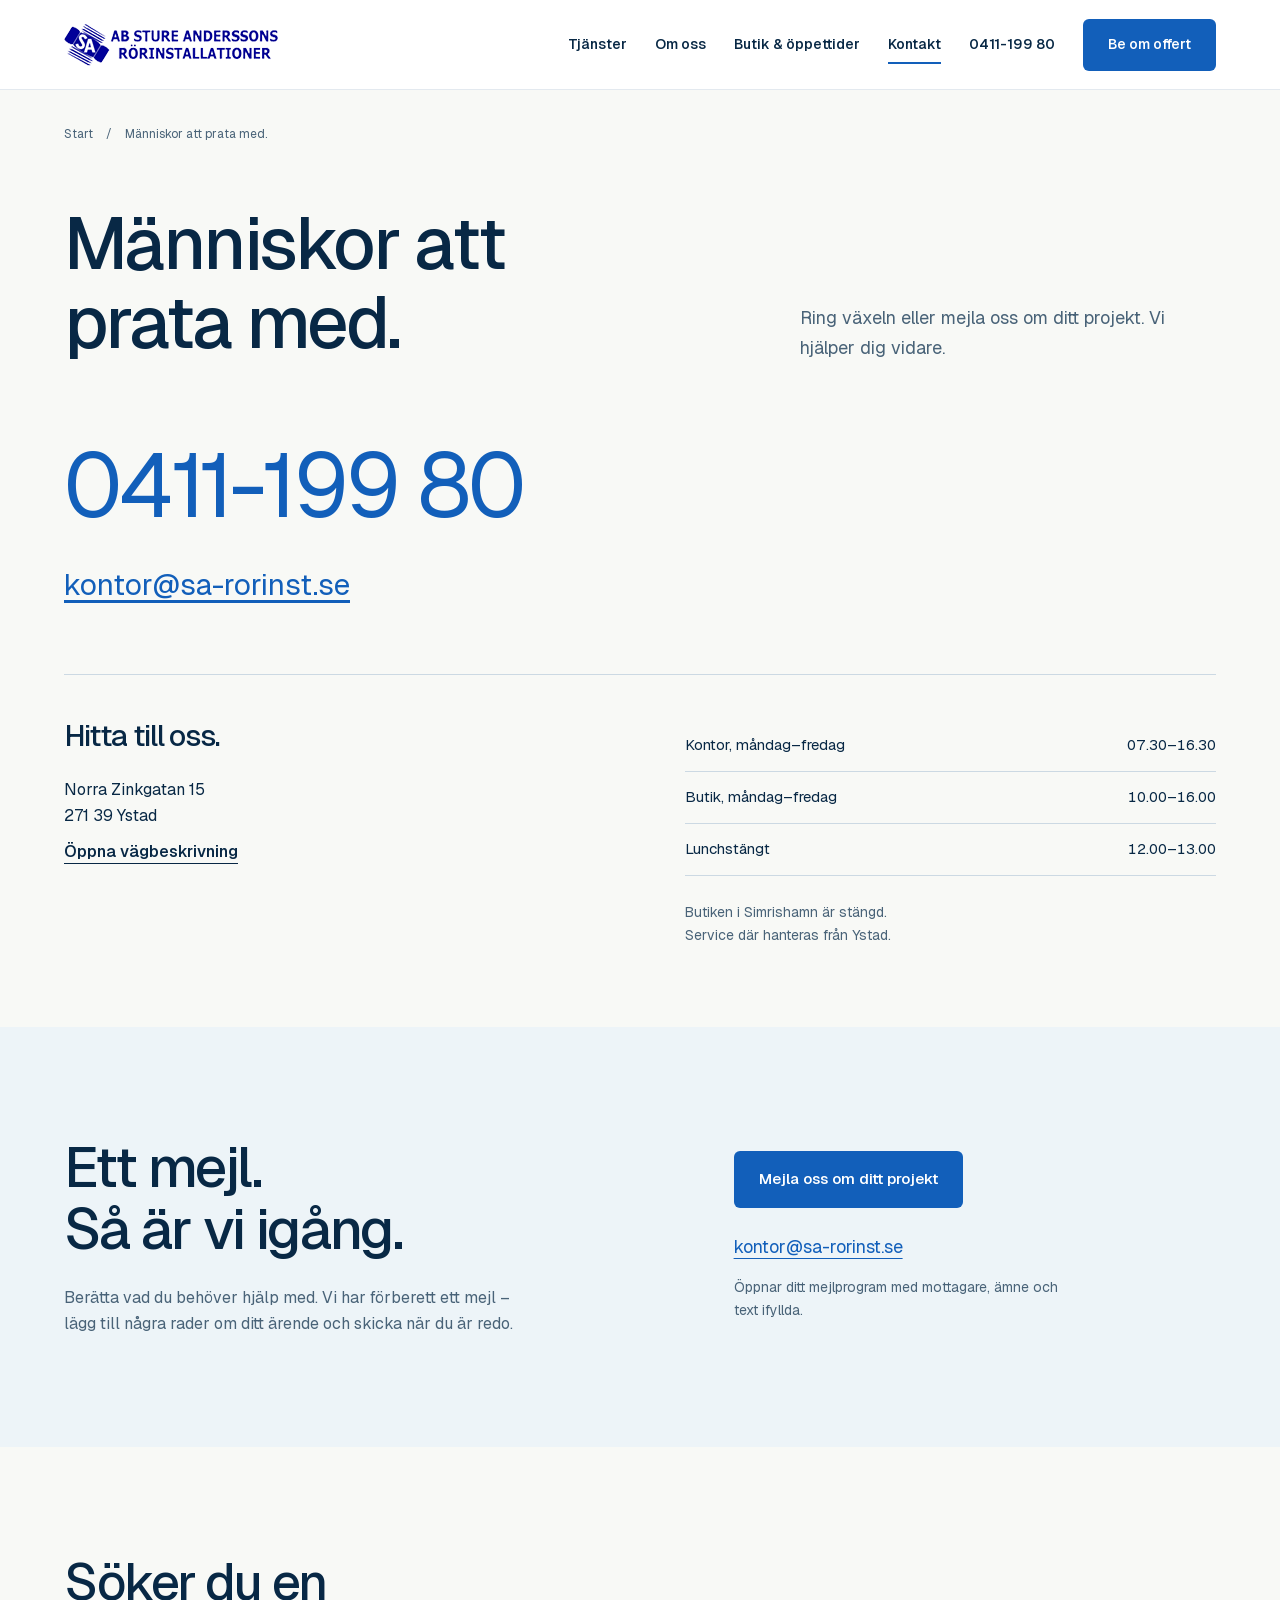
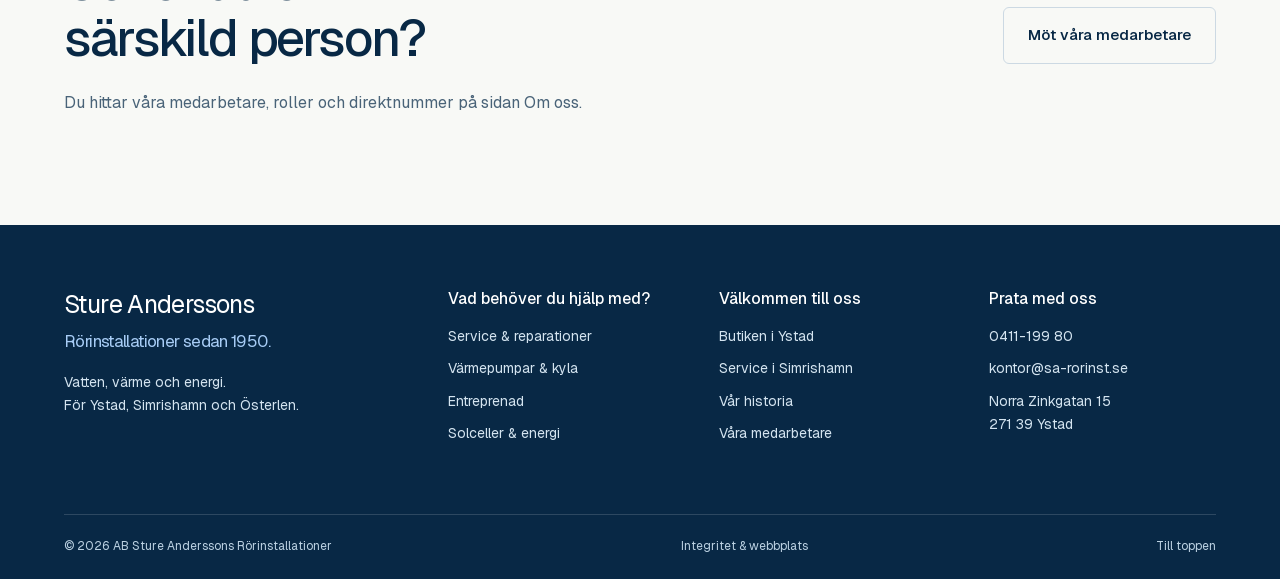
<file: kontakt.html>
<!doctype html><html lang="sv"><head><meta charset="utf-8"><meta name="viewport" content="width=device-width,initial-scale=1"><title>Kontakt &amp; offert | Sture Anderssons</title><meta name="description" content="Hitta rätt kontaktperson. Ring 0411-199 80 eller mejla kontor@sa-rorinst.se."><meta name="theme-color" content="#082845"><link rel="canonical" href="https://sture-anderssons-ror-ystad.carlzzon121.chatgpt.site/kontakt.html"><meta property="og:title" content="Kontakt &amp; offert | Sture Anderssons"><meta property="og:description" content="Hitta rätt kontaktperson. Ring 0411-199 80 eller mejla kontor@sa-rorinst.se."><meta property="og:type" content="website"><meta property="og:locale" content="sv_SE"><meta property="og:url" content="https://sture-anderssons-ror-ystad.carlzzon121.chatgpt.site/kontakt.html"><link rel="icon" href="assets/company-icon.png"><link rel="preload" href="assets/fonts/geist-latin.woff2" as="font" type="font/woff2" crossorigin><link rel="stylesheet" href="styles.css"><script src="app.js" defer></script><script type="application/ld+json">{"@context": "https://schema.org", "@type": "Plumber", "name": "AB Sture Anderssons Rörinstallationer", "telephone": "+4641119980", "email": "kontor@sa-rorinst.se", "foundingDate": "1950", "address": {"@type": "PostalAddress", "streetAddress": "Norra Zinkgatan 15", "postalCode": "271 39", "addressLocality": "Ystad", "addressCountry": "SE"}, "areaServed": ["Ystad", "Simrishamn", "Österlen"]}</script></head><body id="top"><a class="skip" href="#main">Till innehållet</a><header class="site-header"><div class="wrap header-inner"><a class="brand" href="index.html" aria-label="Sture Anderssons Rörinstallationer, startsida"><img src="assets/logo.png" width="214" height="42" alt="AB Sture Anderssons Rörinstallationer"></a><nav class="desktop-nav" aria-label="Huvudmeny"><a href="tjanster.html">Tjänster</a><a href="om-oss.html">Om oss</a><a href="butik-ystad.html">Butik & öppettider</a><a href="kontakt.html" aria-current="page">Kontakt</a><a class="nav-phone" href="tel:+4641119980">0411-199 80</a><a class="button" href="mailto:kontor@sa-rorinst.se?subject=F%C3%B6rfr%C3%A5gan%20om%20VVS%20%E2%80%93%20Sture%20Anderssons&amp;body=Hej%21%0A%0AJag%20vill%20g%C3%A4rna%20f%C3%A5%20hj%C3%A4lp%20med%20ett%20arbete%20och%20%C3%B6nskar%20komma%20i%20kontakt%20med%20er.%0A%0ADet%20g%C3%A4ller%3A%20%5Bbeskriv%20ditt%20%C3%A4rende%5D%0AFastighetens%20adress%3A%20%5Badress%20och%20ort%5D%0A%C3%96nskad%20tidpunkt%3A%20%5Bn%C3%A4r%20du%20vill%20ha%20hj%C3%A4lp%5D%0A%0A%C3%85terkom%20g%C3%A4rna%20med%20hur%20vi%20g%C3%A5r%20vidare%20och%20ett%20prisf%C3%B6rslag.%0A%0AMed%20v%C3%A4nlig%20h%C3%A4lsning%2C%0A%5BNamn%5D%0A%5BTelefonnummer%5D">Be om offert</a></nav><button class="menu-toggle" aria-expanded="false" aria-controls="mobile-menu"><span>Meny</span><svg viewBox="0 0 24 24" fill="none" stroke="currentColor" stroke-width="1.5" aria-hidden="true"><path d="M3 7h18M3 12h18M3 17h18"/></svg></button></div></header><nav id="mobile-menu" class="mobile-nav" aria-label="Mobilmeny" hidden><a href="tjanster.html">Tjänster</a><a href="om-oss.html">Om oss</a><a href="butik-ystad.html">Butik & öppettider</a><a href="kontakt.html" aria-current="page">Kontakt</a><a href="simrishamn.html">Service i Simrishamn</a><a href="mailto:kontor@sa-rorinst.se?subject=F%C3%B6rfr%C3%A5gan%20om%20VVS%20%E2%80%93%20Sture%20Anderssons&amp;body=Hej%21%0A%0AJag%20vill%20g%C3%A4rna%20f%C3%A5%20hj%C3%A4lp%20med%20ett%20arbete%20och%20%C3%B6nskar%20komma%20i%20kontakt%20med%20er.%0A%0ADet%20g%C3%A4ller%3A%20%5Bbeskriv%20ditt%20%C3%A4rende%5D%0AFastighetens%20adress%3A%20%5Badress%20och%20ort%5D%0A%C3%96nskad%20tidpunkt%3A%20%5Bn%C3%A4r%20du%20vill%20ha%20hj%C3%A4lp%5D%0A%0A%C3%85terkom%20g%C3%A4rna%20med%20hur%20vi%20g%C3%A5r%20vidare%20och%20ett%20prisf%C3%B6rslag.%0A%0AMed%20v%C3%A4nlig%20h%C3%A4lsning%2C%0A%5BNamn%5D%0A%5BTelefonnummer%5D">Be om offert</a><a class="menu-phone" href="tel:+4641119980">Ring 0411-199 80</a></nav><main id="main"><section class="page-intro wrap"><nav class="breadcrumb" aria-label="Brödsmulor"><a href="index.html">Start</a><span aria-hidden="true">/</span><span>Människor att prata med.</span></nav><div class="page-intro-grid"><h1>Människor att prata med.</h1><p>Ring växeln eller mejla oss om ditt projekt. Vi hjälper dig vidare.</p></div></section><section class="wrap contact-opening"><a class="contact-phone" href="tel:+4641119980">0411-199 80</a><a class="contact-email" href="mailto:kontor@sa-rorinst.se?subject=F%C3%B6rfr%C3%A5gan%20om%20VVS%20%E2%80%93%20Sture%20Anderssons&amp;body=Hej%21%0A%0AJag%20vill%20g%C3%A4rna%20f%C3%A5%20hj%C3%A4lp%20med%20ett%20arbete%20och%20%C3%B6nskar%20komma%20i%20kontakt%20med%20er.%0A%0ADet%20g%C3%A4ller%3A%20%5Bbeskriv%20ditt%20%C3%A4rende%5D%0AFastighetens%20adress%3A%20%5Badress%20och%20ort%5D%0A%C3%96nskad%20tidpunkt%3A%20%5Bn%C3%A4r%20du%20vill%20ha%20hj%C3%A4lp%5D%0A%0A%C3%85terkom%20g%C3%A4rna%20med%20hur%20vi%20g%C3%A5r%20vidare%20och%20ett%20prisf%C3%B6rslag.%0A%0AMed%20v%C3%A4nlig%20h%C3%A4lsning%2C%0A%5BNamn%5D%0A%5BTelefonnummer%5D">kontor@sa-rorinst.se</a><div class="contact-info"><div><h2>Hitta till oss.</h2><p>Norra Zinkgatan 15<br>271 39 Ystad</p><a class="text-link" href="https://www.google.com/maps/search/?api=1&query=Norra+Zinkgatan+15+Ystad" target="_blank" rel="noopener noreferrer">Öppna vägbeskrivning</a></div><div><dl class="hours"><div><dt>Kontor, måndag–fredag</dt><dd>07.30–16.30</dd></div><div><dt>Butik, måndag–fredag</dt><dd>10.00–16.00</dd></div><div><dt>Lunchstängt</dt><dd>12.00–13.00</dd></div></dl><p class="small">Butiken i Simrishamn är stängd.<br>Service där hanteras från Ystad.</p></div></div></section><section id="forfragan" class="email-section section"><div class="wrap email-grid"><div><h2>Ett mejl.<br>Så är vi igång.</h2><p>Berätta vad du behöver hjälp med. Vi har förberett ett mejl – lägg till några rader om ditt ärende och skicka när du är redo.</p></div><div class="email-action"><a class="button" href="mailto:kontor@sa-rorinst.se?subject=F%C3%B6rfr%C3%A5gan%20om%20VVS%20%E2%80%93%20Sture%20Anderssons&amp;body=Hej%21%0A%0AJag%20vill%20g%C3%A4rna%20f%C3%A5%20hj%C3%A4lp%20med%20ett%20arbete%20och%20%C3%B6nskar%20komma%20i%20kontakt%20med%20er.%0A%0ADet%20g%C3%A4ller%3A%20%5Bbeskriv%20ditt%20%C3%A4rende%5D%0AFastighetens%20adress%3A%20%5Badress%20och%20ort%5D%0A%C3%96nskad%20tidpunkt%3A%20%5Bn%C3%A4r%20du%20vill%20ha%20hj%C3%A4lp%5D%0A%0A%C3%85terkom%20g%C3%A4rna%20med%20hur%20vi%20g%C3%A5r%20vidare%20och%20ett%20prisf%C3%B6rslag.%0A%0AMed%20v%C3%A4nlig%20h%C3%A4lsning%2C%0A%5BNamn%5D%0A%5BTelefonnummer%5D">Mejla oss om ditt projekt</a><a class="email-address" href="mailto:kontor@sa-rorinst.se?subject=F%C3%B6rfr%C3%A5gan%20om%20VVS%20%E2%80%93%20Sture%20Anderssons&amp;body=Hej%21%0A%0AJag%20vill%20g%C3%A4rna%20f%C3%A5%20hj%C3%A4lp%20med%20ett%20arbete%20och%20%C3%B6nskar%20komma%20i%20kontakt%20med%20er.%0A%0ADet%20g%C3%A4ller%3A%20%5Bbeskriv%20ditt%20%C3%A4rende%5D%0AFastighetens%20adress%3A%20%5Badress%20och%20ort%5D%0A%C3%96nskad%20tidpunkt%3A%20%5Bn%C3%A4r%20du%20vill%20ha%20hj%C3%A4lp%5D%0A%0A%C3%85terkom%20g%C3%A4rna%20med%20hur%20vi%20g%C3%A5r%20vidare%20och%20ett%20prisf%C3%B6rslag.%0A%0AMed%20v%C3%A4nlig%20h%C3%A4lsning%2C%0A%5BNamn%5D%0A%5BTelefonnummer%5D">kontor@sa-rorinst.se</a><p>Öppnar ditt mejlprogram med mottagare, ämne och text ifyllda.</p></div></div></section><section id="medarbetare" class="section wrap team-intro"><div><h2>Söker du en<br>särskild person?</h2><p>Du hittar våra medarbetare, roller och direktnummer på sidan Om oss.</p></div><a class="button outline" href="om-oss.html#medarbetare">Möt våra medarbetare</a></section></main><footer class="footer"><div class="wrap"><div class="footer-grid"><div><a class="footer-brand" href="index.html">Sture Anderssons<span>Rörinstallationer sedan 1950.</span></a><p>Vatten, värme och energi.<br>För Ystad, Simrishamn och Österlen.</p></div><div><h3>Vad behöver du hjälp med?</h3><ul><li><a href="service-reparationer.html">Service & reparationer</a></li><li><a href="varmepumpar-kyla.html">Värmepumpar & kyla</a></li><li><a href="entreprenad.html">Entreprenad</a></li><li><a href="energi.html">Solceller & energi</a></li></ul></div><div><h3>Välkommen till oss</h3><ul><li><a href="butik-ystad.html">Butiken i Ystad</a></li><li><a href="simrishamn.html">Service i Simrishamn</a></li><li><a href="om-oss.html">Vår historia</a></li><li><a href="om-oss.html#medarbetare">Våra medarbetare</a></li></ul></div><div><h3>Prata med oss</h3><ul><li><a href="tel:+4641119980">0411-199 80</a></li><li><a href="mailto:kontor@sa-rorinst.se?subject=F%C3%B6rfr%C3%A5gan%20om%20VVS%20%E2%80%93%20Sture%20Anderssons&amp;body=Hej%21%0A%0AJag%20vill%20g%C3%A4rna%20f%C3%A5%20hj%C3%A4lp%20med%20ett%20arbete%20och%20%C3%B6nskar%20komma%20i%20kontakt%20med%20er.%0A%0ADet%20g%C3%A4ller%3A%20%5Bbeskriv%20ditt%20%C3%A4rende%5D%0AFastighetens%20adress%3A%20%5Badress%20och%20ort%5D%0A%C3%96nskad%20tidpunkt%3A%20%5Bn%C3%A4r%20du%20vill%20ha%20hj%C3%A4lp%5D%0A%0A%C3%85terkom%20g%C3%A4rna%20med%20hur%20vi%20g%C3%A5r%20vidare%20och%20ett%20prisf%C3%B6rslag.%0A%0AMed%20v%C3%A4nlig%20h%C3%A4lsning%2C%0A%5BNamn%5D%0A%5BTelefonnummer%5D">kontor@sa-rorinst.se</a></li><li>Norra Zinkgatan 15<br>271 39 Ystad</li></ul></div></div><div class="footer-bottom"><span>© 2026 AB Sture Anderssons Rörinstallationer</span><a href="integritet.html">Integritet & webbplats</a><a href="#top">Till toppen</a></div></div></footer></body></html>
</file>
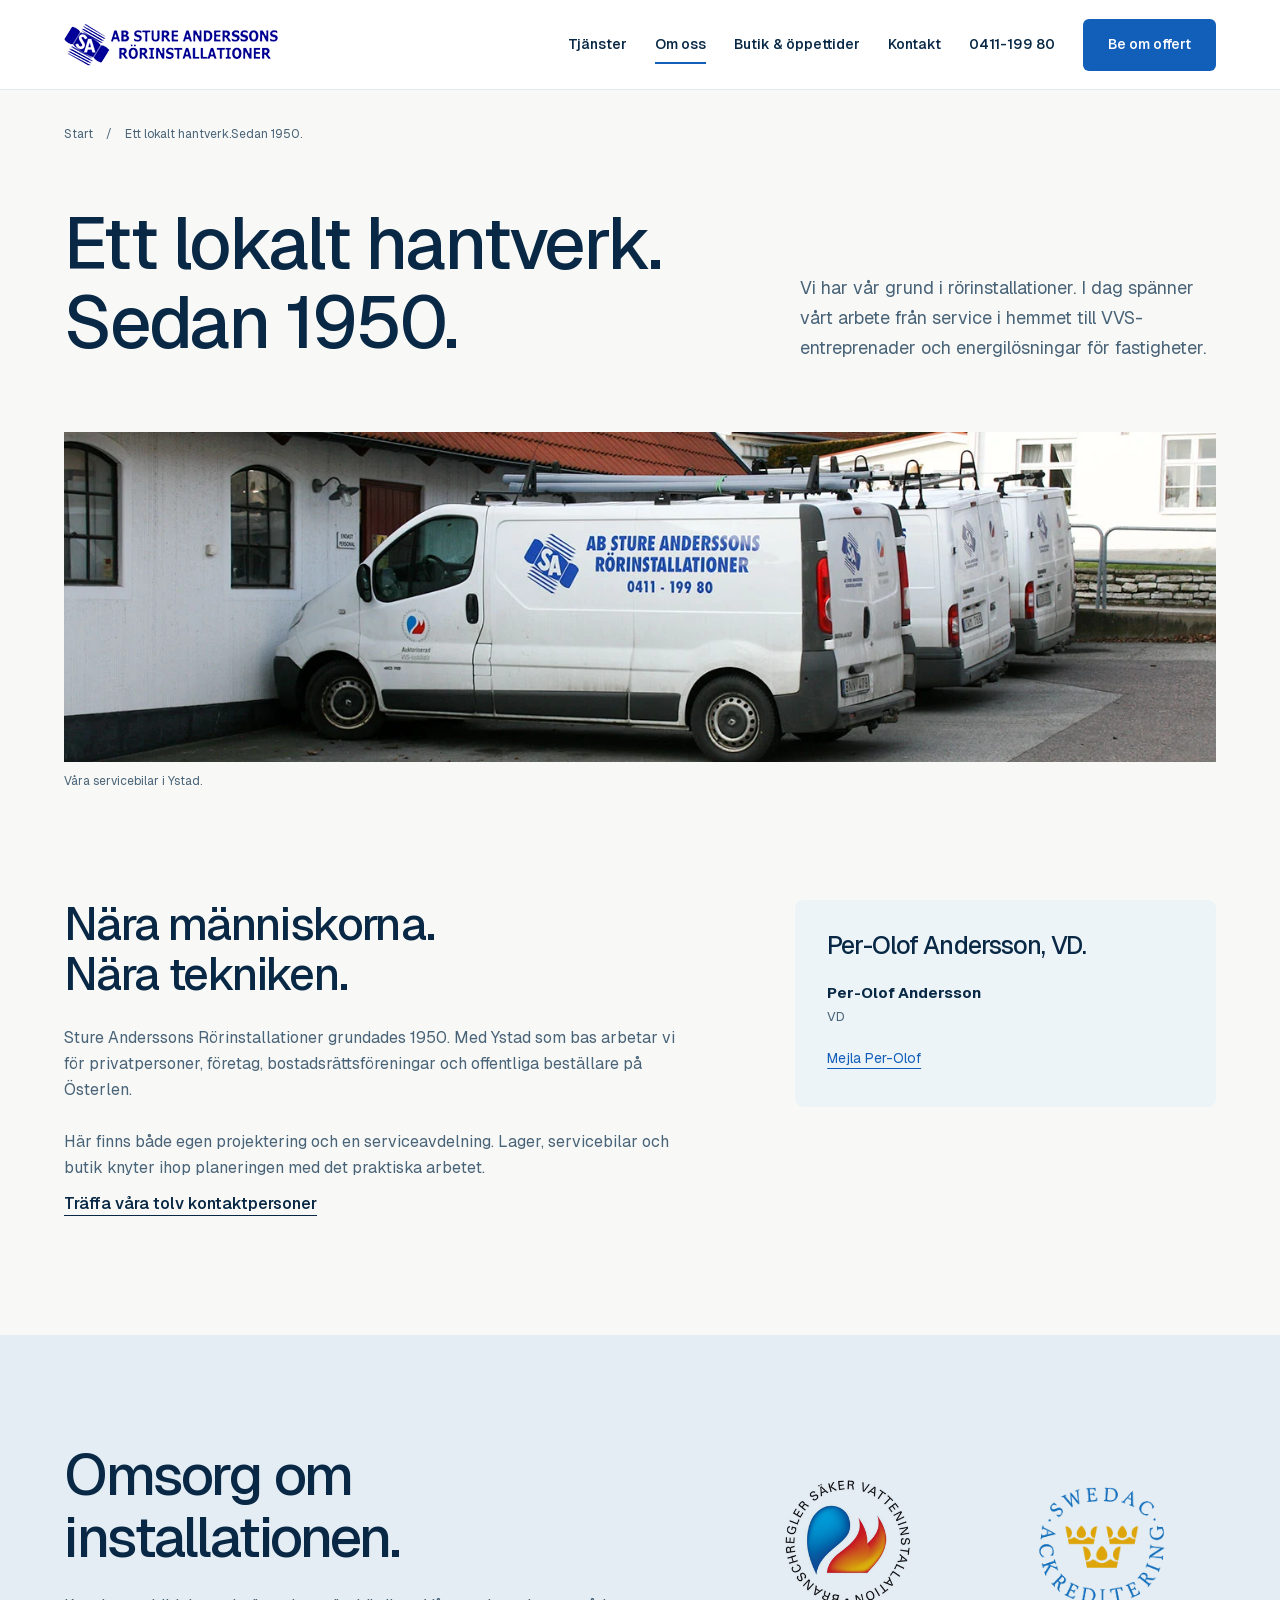
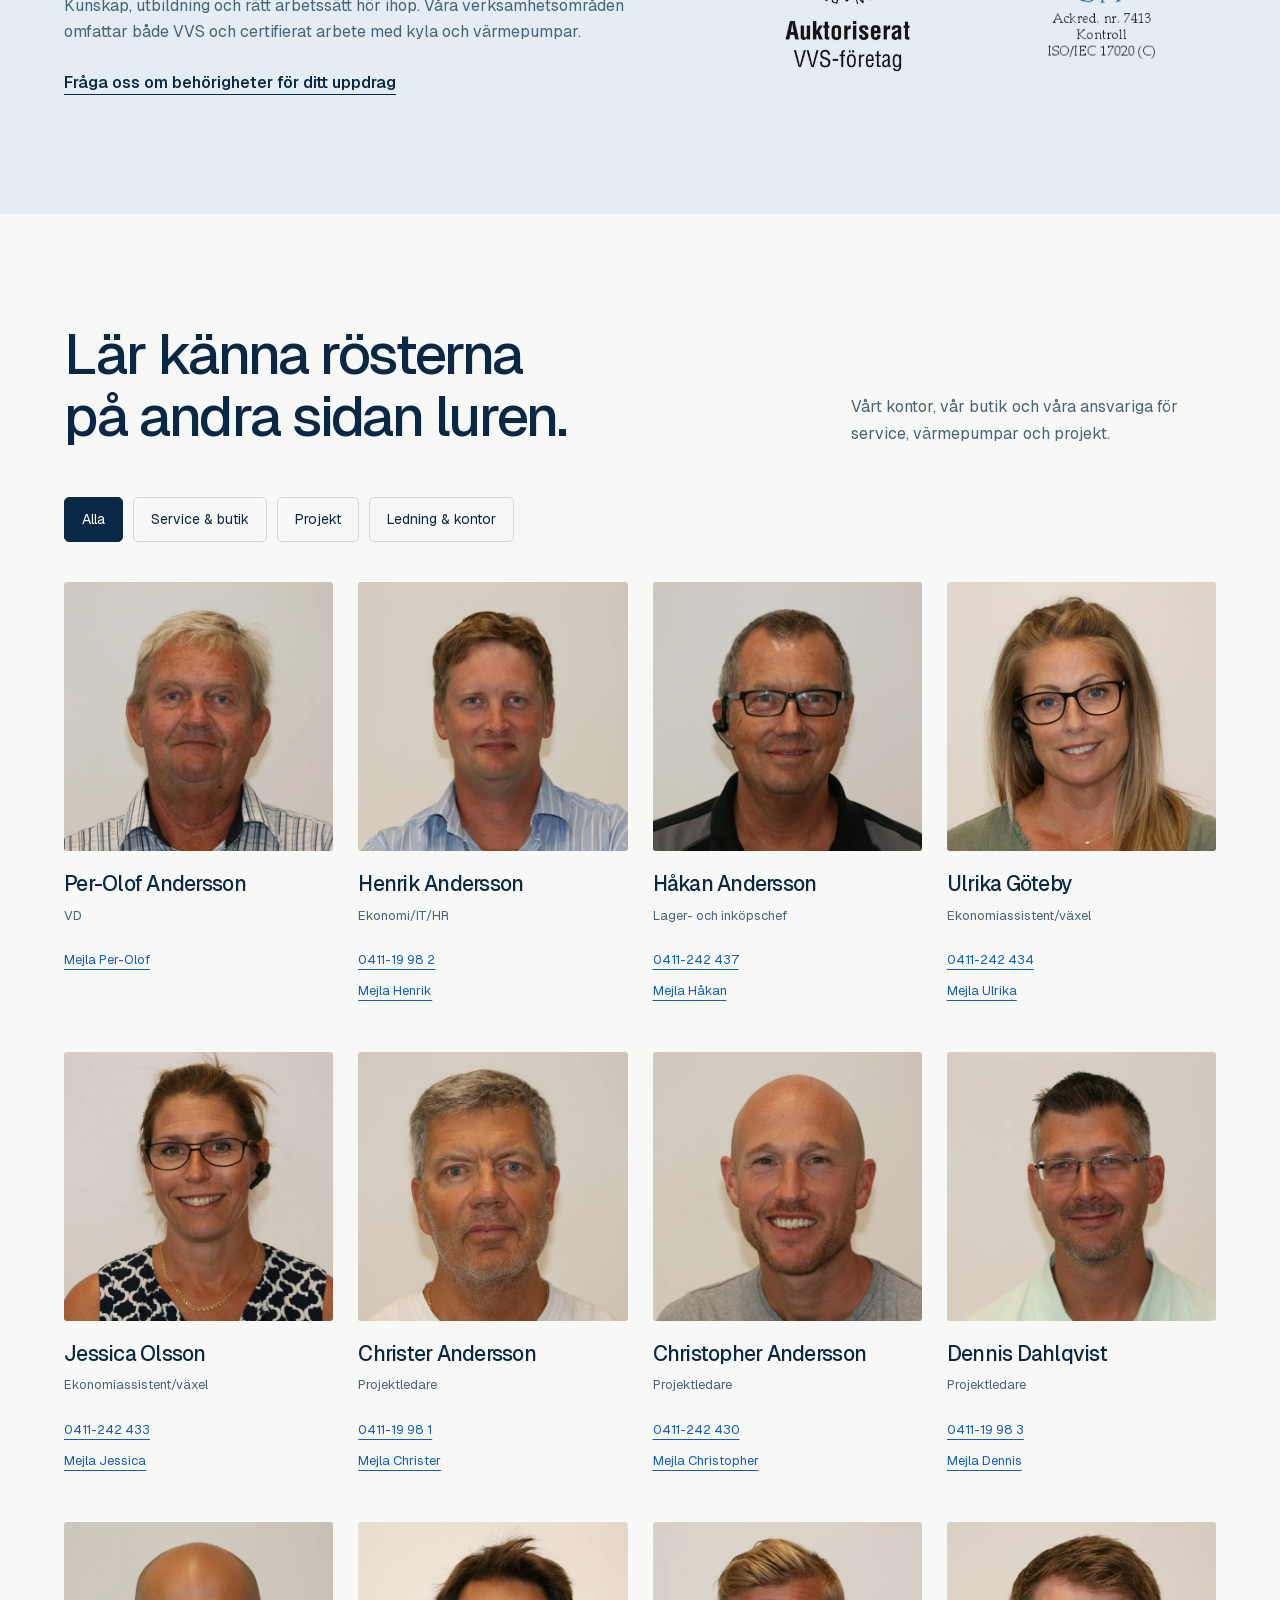
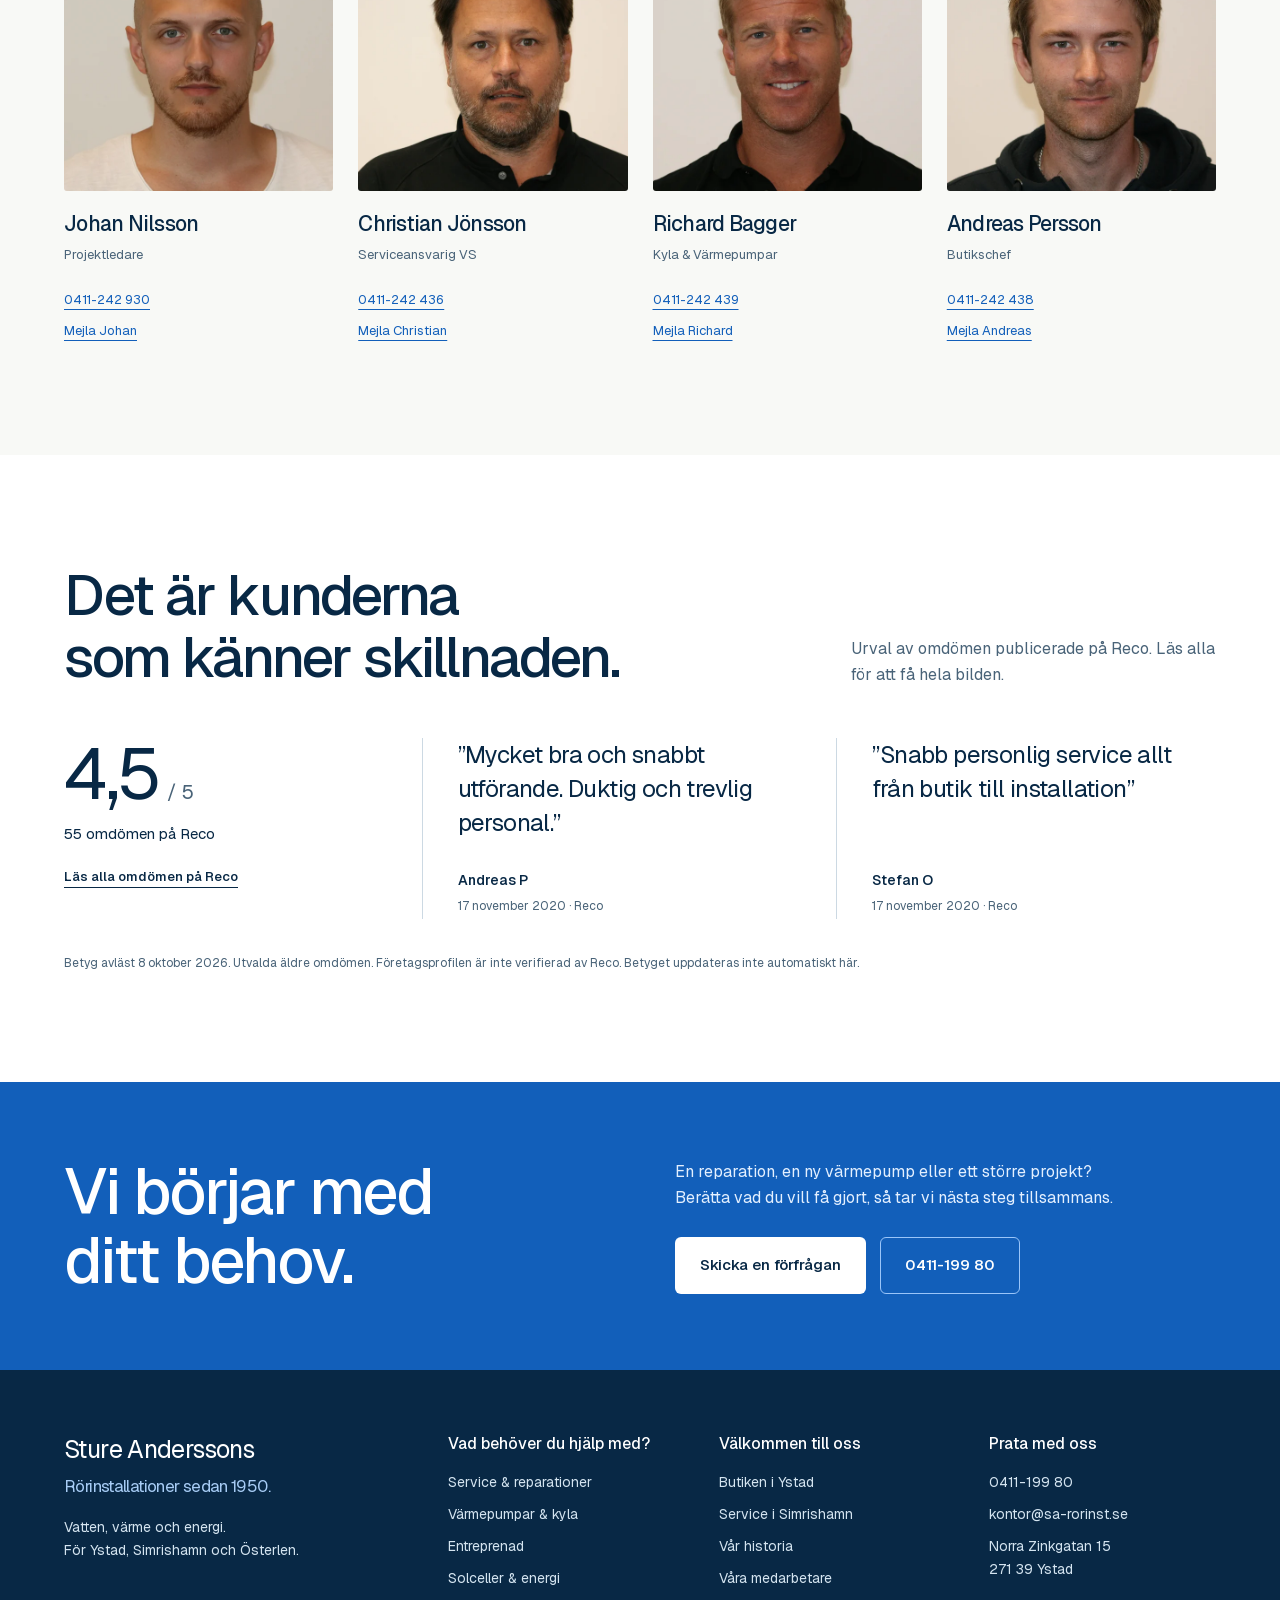
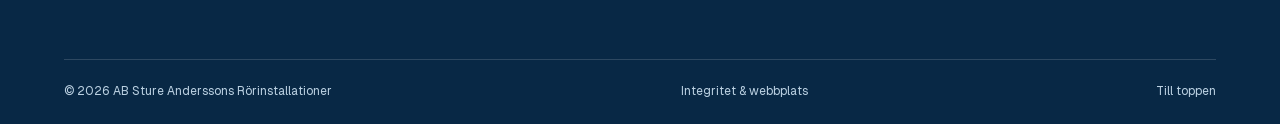
<file: om-oss.html>
<!doctype html><html lang="sv"><head><meta charset="utf-8"><meta name="viewport" content="width=device-width,initial-scale=1"><title>Om Sture Anderssons – grundat 1950 | Sture Anderssons</title><meta name="description" content="Lär känna människorna och verksamheten bakom Sture Anderssons Rörinstallationer i Ystad."><meta name="theme-color" content="#082845"><link rel="canonical" href="https://sture-anderssons-ror-ystad.carlzzon121.chatgpt.site/om-oss.html"><meta property="og:title" content="Om Sture Anderssons – grundat 1950 | Sture Anderssons"><meta property="og:description" content="Lär känna människorna och verksamheten bakom Sture Anderssons Rörinstallationer i Ystad."><meta property="og:type" content="website"><meta property="og:locale" content="sv_SE"><meta property="og:url" content="https://sture-anderssons-ror-ystad.carlzzon121.chatgpt.site/om-oss.html"><link rel="icon" href="assets/company-icon.png"><link rel="preload" href="assets/fonts/geist-latin.woff2" as="font" type="font/woff2" crossorigin><link rel="stylesheet" href="styles.css"><script src="app.js" defer></script><script type="application/ld+json">{"@context": "https://schema.org", "@type": "Plumber", "name": "AB Sture Anderssons Rörinstallationer", "telephone": "+4641119980", "email": "kontor@sa-rorinst.se", "foundingDate": "1950", "address": {"@type": "PostalAddress", "streetAddress": "Norra Zinkgatan 15", "postalCode": "271 39", "addressLocality": "Ystad", "addressCountry": "SE"}, "areaServed": ["Ystad", "Simrishamn", "Österlen"]}</script></head><body id="top"><a class="skip" href="#main">Till innehållet</a><header class="site-header"><div class="wrap header-inner"><a class="brand" href="index.html" aria-label="Sture Anderssons Rörinstallationer, startsida"><img src="assets/logo.png" width="214" height="42" alt="AB Sture Anderssons Rörinstallationer"></a><nav class="desktop-nav" aria-label="Huvudmeny"><a href="tjanster.html">Tjänster</a><a href="om-oss.html" aria-current="page">Om oss</a><a href="butik-ystad.html">Butik & öppettider</a><a href="kontakt.html">Kontakt</a><a class="nav-phone" href="tel:+4641119980">0411-199 80</a><a class="button" href="mailto:kontor@sa-rorinst.se?subject=F%C3%B6rfr%C3%A5gan%20om%20VVS%20%E2%80%93%20Sture%20Anderssons&amp;body=Hej%21%0A%0AJag%20vill%20g%C3%A4rna%20f%C3%A5%20hj%C3%A4lp%20med%20ett%20arbete%20och%20%C3%B6nskar%20komma%20i%20kontakt%20med%20er.%0A%0ADet%20g%C3%A4ller%3A%20%5Bbeskriv%20ditt%20%C3%A4rende%5D%0AFastighetens%20adress%3A%20%5Badress%20och%20ort%5D%0A%C3%96nskad%20tidpunkt%3A%20%5Bn%C3%A4r%20du%20vill%20ha%20hj%C3%A4lp%5D%0A%0A%C3%85terkom%20g%C3%A4rna%20med%20hur%20vi%20g%C3%A5r%20vidare%20och%20ett%20prisf%C3%B6rslag.%0A%0AMed%20v%C3%A4nlig%20h%C3%A4lsning%2C%0A%5BNamn%5D%0A%5BTelefonnummer%5D">Be om offert</a></nav><button class="menu-toggle" aria-expanded="false" aria-controls="mobile-menu"><span>Meny</span><svg viewBox="0 0 24 24" fill="none" stroke="currentColor" stroke-width="1.5" aria-hidden="true"><path d="M3 7h18M3 12h18M3 17h18"/></svg></button></div></header><nav id="mobile-menu" class="mobile-nav" aria-label="Mobilmeny" hidden><a href="tjanster.html">Tjänster</a><a href="om-oss.html" aria-current="page">Om oss</a><a href="butik-ystad.html">Butik & öppettider</a><a href="kontakt.html">Kontakt</a><a href="simrishamn.html">Service i Simrishamn</a><a href="mailto:kontor@sa-rorinst.se?subject=F%C3%B6rfr%C3%A5gan%20om%20VVS%20%E2%80%93%20Sture%20Anderssons&amp;body=Hej%21%0A%0AJag%20vill%20g%C3%A4rna%20f%C3%A5%20hj%C3%A4lp%20med%20ett%20arbete%20och%20%C3%B6nskar%20komma%20i%20kontakt%20med%20er.%0A%0ADet%20g%C3%A4ller%3A%20%5Bbeskriv%20ditt%20%C3%A4rende%5D%0AFastighetens%20adress%3A%20%5Badress%20och%20ort%5D%0A%C3%96nskad%20tidpunkt%3A%20%5Bn%C3%A4r%20du%20vill%20ha%20hj%C3%A4lp%5D%0A%0A%C3%85terkom%20g%C3%A4rna%20med%20hur%20vi%20g%C3%A5r%20vidare%20och%20ett%20prisf%C3%B6rslag.%0A%0AMed%20v%C3%A4nlig%20h%C3%A4lsning%2C%0A%5BNamn%5D%0A%5BTelefonnummer%5D">Be om offert</a><a class="menu-phone" href="tel:+4641119980">Ring 0411-199 80</a></nav><main id="main"><section class="page-intro wrap"><nav class="breadcrumb" aria-label="Brödsmulor"><a href="index.html">Start</a><span aria-hidden="true">/</span><span>Ett lokalt hantverk.<br>Sedan 1950.</span></nav><div class="page-intro-grid"><h1>Ett lokalt hantverk.<br>Sedan 1950.</h1><p>Vi har vår grund i rörinstallationer. I dag spänner vårt arbete från service i hemmet till VVS-entreprenader och energilösningar för fastigheter.</p></div></section><figure class="wide-photo fleet-wide wrap"><img class="" src="assets/ystad-fleet.webp" width="1400" height="400" alt="Företagets egna servicebilar i Ystad" loading="eager" decoding="async" fetchpriority="high"><figcaption>Våra servicebilar i Ystad.</figcaption></figure><section class="section wrap detail-grid"><div><h2>Nära människorna.<br>Nära tekniken.</h2><p>Sture Anderssons Rörinstallationer grundades 1950. Med Ystad som bas arbetar vi för privatpersoner, företag, bostadsrättsföreningar och offentliga beställare på Österlen.</p><p>Här finns både egen projektering och en serviceavdelning. Lager, servicebilar och butik knyter ihop planeringen med det praktiska arbetet.</p><a class="text-link" href="om-oss.html#medarbetare">Träffa våra tolv kontaktpersoner</a></div><aside class="person-panel contact-only"><div><h3>Per-Olof Andersson, VD.</h3><p><strong>Per-Olof Andersson</strong><br>VD</p><div class="person-links"><a href="mailto:perolof.andersson@stureandersson.se?subject=F%C3%B6rfr%C3%A5gan%20om%20VVS%20%E2%80%93%20Sture%20Anderssons&amp;body=Hej%21%0A%0AJag%20vill%20g%C3%A4rna%20f%C3%A5%20hj%C3%A4lp%20med%20ett%20arbete%20och%20%C3%B6nskar%20komma%20i%20kontakt%20med%20er.%0A%0ADet%20g%C3%A4ller%3A%20%5Bbeskriv%20ditt%20%C3%A4rende%5D%0AFastighetens%20adress%3A%20%5Badress%20och%20ort%5D%0A%C3%96nskad%20tidpunkt%3A%20%5Bn%C3%A4r%20du%20vill%20ha%20hj%C3%A4lp%5D%0A%0A%C3%85terkom%20g%C3%A4rna%20med%20hur%20vi%20g%C3%A5r%20vidare%20och%20ett%20prisf%C3%B6rslag.%0A%0AMed%20v%C3%A4nlig%20h%C3%A4lsning%2C%0A%5BNamn%5D%0A%5BTelefonnummer%5D">Mejla Per-Olof</a></div></div></aside></section><section class="quality section"><div class="wrap quality-grid"><div><h2>Omsorg om<br>installationen.</h2><p>Kunskap, utbildning och rätt arbetssätt hör ihop. Våra verksamhetsområden omfattar både VVS och certifierat arbete med kyla och värmepumpar.</p><a class="text-link" href="kontakt.html">Fråga oss om behörigheter för ditt uppdrag</a></div><div class="quality-badges"><img src="assets/saker-vatten.png" alt="Säker Vatten" loading="lazy" width="400" height="400"><img src="assets/swedac-mark.png" alt="Swedac ackrediteringsmärke, nummer 7413" loading="lazy" width="280" height="280"></div></div></section><section id="medarbetare" class="section wrap"><div class="section-head"><h2>Lär känna rösterna<br>på andra sidan luren.</h2><p>Vårt kontor, vår butik och våra ansvariga för service, värmepumpar och projekt.</p></div><div class="team-filters" role="group" aria-label="Filtrera medarbetare"><button type="button" data-filter="Alla" aria-pressed="true">Alla</button><button type="button" data-filter="Service & butik" aria-pressed="false">Service & butik</button><button type="button" data-filter="Projekt" aria-pressed="false">Projekt</button><button type="button" data-filter="Ledning & kontor" aria-pressed="false">Ledning & kontor</button></div><p id="team-count" class="sr-only" role="status">12 medarbetare visas</p><div class="team-grid"><article class="team-card" data-group="Ledning & kontor"><img class="" src="assets/per-olof-andersson.webp" width="2560" height="2560" alt="Per-Olof Andersson" loading="lazy" decoding="async"><div><h3>Per-Olof Andersson</h3><p>VD</p><div class="team-links"><a href="mailto:perolof.andersson@stureandersson.se?subject=F%C3%B6rfr%C3%A5gan%20om%20VVS%20%E2%80%93%20Sture%20Anderssons&amp;body=Hej%21%0A%0AJag%20vill%20g%C3%A4rna%20f%C3%A5%20hj%C3%A4lp%20med%20ett%20arbete%20och%20%C3%B6nskar%20komma%20i%20kontakt%20med%20er.%0A%0ADet%20g%C3%A4ller%3A%20%5Bbeskriv%20ditt%20%C3%A4rende%5D%0AFastighetens%20adress%3A%20%5Badress%20och%20ort%5D%0A%C3%96nskad%20tidpunkt%3A%20%5Bn%C3%A4r%20du%20vill%20ha%20hj%C3%A4lp%5D%0A%0A%C3%85terkom%20g%C3%A4rna%20med%20hur%20vi%20g%C3%A5r%20vidare%20och%20ett%20prisf%C3%B6rslag.%0A%0AMed%20v%C3%A4nlig%20h%C3%A4lsning%2C%0A%5BNamn%5D%0A%5BTelefonnummer%5D">Mejla Per-Olof</a></div></div></article><article class="team-card" data-group="Ledning & kontor"><img class="" src="assets/henrik-andersson.webp" width="2560" height="2560" alt="Henrik Andersson" loading="lazy" decoding="async"><div><h3>Henrik Andersson</h3><p>Ekonomi/IT/HR</p><div class="team-links"><a href="tel:041119982">0411-19 98 2</a><a href="mailto:henrik.andersson@stureandersson.se?subject=F%C3%B6rfr%C3%A5gan%20om%20VVS%20%E2%80%93%20Sture%20Anderssons&amp;body=Hej%21%0A%0AJag%20vill%20g%C3%A4rna%20f%C3%A5%20hj%C3%A4lp%20med%20ett%20arbete%20och%20%C3%B6nskar%20komma%20i%20kontakt%20med%20er.%0A%0ADet%20g%C3%A4ller%3A%20%5Bbeskriv%20ditt%20%C3%A4rende%5D%0AFastighetens%20adress%3A%20%5Badress%20och%20ort%5D%0A%C3%96nskad%20tidpunkt%3A%20%5Bn%C3%A4r%20du%20vill%20ha%20hj%C3%A4lp%5D%0A%0A%C3%85terkom%20g%C3%A4rna%20med%20hur%20vi%20g%C3%A5r%20vidare%20och%20ett%20prisf%C3%B6rslag.%0A%0AMed%20v%C3%A4nlig%20h%C3%A4lsning%2C%0A%5BNamn%5D%0A%5BTelefonnummer%5D">Mejla Henrik</a></div></div></article><article class="team-card" data-group="Service & butik"><img class="" src="assets/hakan-andersson.webp" width="2560" height="2560" alt="Håkan Andersson" loading="lazy" decoding="async"><div><h3>Håkan Andersson</h3><p>Lager- och inköpschef</p><div class="team-links"><a href="tel:0411242437">0411-242 437</a><a href="mailto:hakan.andersson@stureandersson.se?subject=F%C3%B6rfr%C3%A5gan%20om%20VVS%20%E2%80%93%20Sture%20Anderssons&amp;body=Hej%21%0A%0AJag%20vill%20g%C3%A4rna%20f%C3%A5%20hj%C3%A4lp%20med%20ett%20arbete%20och%20%C3%B6nskar%20komma%20i%20kontakt%20med%20er.%0A%0ADet%20g%C3%A4ller%3A%20%5Bbeskriv%20ditt%20%C3%A4rende%5D%0AFastighetens%20adress%3A%20%5Badress%20och%20ort%5D%0A%C3%96nskad%20tidpunkt%3A%20%5Bn%C3%A4r%20du%20vill%20ha%20hj%C3%A4lp%5D%0A%0A%C3%85terkom%20g%C3%A4rna%20med%20hur%20vi%20g%C3%A5r%20vidare%20och%20ett%20prisf%C3%B6rslag.%0A%0AMed%20v%C3%A4nlig%20h%C3%A4lsning%2C%0A%5BNamn%5D%0A%5BTelefonnummer%5D">Mejla Håkan</a></div></div></article><article class="team-card" data-group="Ledning & kontor"><img class="" src="assets/ulrika-goteby.webp" width="2560" height="2560" alt="Ulrika Göteby" loading="lazy" decoding="async"><div><h3>Ulrika Göteby</h3><p>Ekonomiassistent/växel</p><div class="team-links"><a href="tel:0411242434">0411-242 434</a><a href="mailto:ulrika.goteby@stureandersson.se?subject=F%C3%B6rfr%C3%A5gan%20om%20VVS%20%E2%80%93%20Sture%20Anderssons&amp;body=Hej%21%0A%0AJag%20vill%20g%C3%A4rna%20f%C3%A5%20hj%C3%A4lp%20med%20ett%20arbete%20och%20%C3%B6nskar%20komma%20i%20kontakt%20med%20er.%0A%0ADet%20g%C3%A4ller%3A%20%5Bbeskriv%20ditt%20%C3%A4rende%5D%0AFastighetens%20adress%3A%20%5Badress%20och%20ort%5D%0A%C3%96nskad%20tidpunkt%3A%20%5Bn%C3%A4r%20du%20vill%20ha%20hj%C3%A4lp%5D%0A%0A%C3%85terkom%20g%C3%A4rna%20med%20hur%20vi%20g%C3%A5r%20vidare%20och%20ett%20prisf%C3%B6rslag.%0A%0AMed%20v%C3%A4nlig%20h%C3%A4lsning%2C%0A%5BNamn%5D%0A%5BTelefonnummer%5D">Mejla Ulrika</a></div></div></article><article class="team-card" data-group="Ledning & kontor"><img class="" src="assets/jessica-olsson.webp" width="2560" height="2560" alt="Jessica Olsson" loading="lazy" decoding="async"><div><h3>Jessica Olsson</h3><p>Ekonomiassistent/växel</p><div class="team-links"><a href="tel:0411242433">0411-242 433</a><a href="mailto:jessica.olsson@stureandersson.se?subject=F%C3%B6rfr%C3%A5gan%20om%20VVS%20%E2%80%93%20Sture%20Anderssons&amp;body=Hej%21%0A%0AJag%20vill%20g%C3%A4rna%20f%C3%A5%20hj%C3%A4lp%20med%20ett%20arbete%20och%20%C3%B6nskar%20komma%20i%20kontakt%20med%20er.%0A%0ADet%20g%C3%A4ller%3A%20%5Bbeskriv%20ditt%20%C3%A4rende%5D%0AFastighetens%20adress%3A%20%5Badress%20och%20ort%5D%0A%C3%96nskad%20tidpunkt%3A%20%5Bn%C3%A4r%20du%20vill%20ha%20hj%C3%A4lp%5D%0A%0A%C3%85terkom%20g%C3%A4rna%20med%20hur%20vi%20g%C3%A5r%20vidare%20och%20ett%20prisf%C3%B6rslag.%0A%0AMed%20v%C3%A4nlig%20h%C3%A4lsning%2C%0A%5BNamn%5D%0A%5BTelefonnummer%5D">Mejla Jessica</a></div></div></article><article class="team-card" data-group="Projekt"><img class="" src="assets/christer-andersson.webp" width="2560" height="2560" alt="Christer Andersson" loading="lazy" decoding="async"><div><h3>Christer Andersson</h3><p>Projektledare</p><div class="team-links"><a href="tel:041119981">0411-19 98 1</a><a href="mailto:christer.andersson@stureandersson.se?subject=F%C3%B6rfr%C3%A5gan%20om%20VVS%20%E2%80%93%20Sture%20Anderssons&amp;body=Hej%21%0A%0AJag%20vill%20g%C3%A4rna%20f%C3%A5%20hj%C3%A4lp%20med%20ett%20arbete%20och%20%C3%B6nskar%20komma%20i%20kontakt%20med%20er.%0A%0ADet%20g%C3%A4ller%3A%20%5Bbeskriv%20ditt%20%C3%A4rende%5D%0AFastighetens%20adress%3A%20%5Badress%20och%20ort%5D%0A%C3%96nskad%20tidpunkt%3A%20%5Bn%C3%A4r%20du%20vill%20ha%20hj%C3%A4lp%5D%0A%0A%C3%85terkom%20g%C3%A4rna%20med%20hur%20vi%20g%C3%A5r%20vidare%20och%20ett%20prisf%C3%B6rslag.%0A%0AMed%20v%C3%A4nlig%20h%C3%A4lsning%2C%0A%5BNamn%5D%0A%5BTelefonnummer%5D">Mejla Christer</a></div></div></article><article class="team-card" data-group="Projekt"><img class="" src="assets/christopher-andersson.webp" width="2560" height="2560" alt="Christopher Andersson" loading="lazy" decoding="async"><div><h3>Christopher Andersson</h3><p>Projektledare</p><div class="team-links"><a href="tel:0411242430">0411-242 430</a><a href="mailto:christopher.andersson@stureandersson.se?subject=F%C3%B6rfr%C3%A5gan%20om%20VVS%20%E2%80%93%20Sture%20Anderssons&amp;body=Hej%21%0A%0AJag%20vill%20g%C3%A4rna%20f%C3%A5%20hj%C3%A4lp%20med%20ett%20arbete%20och%20%C3%B6nskar%20komma%20i%20kontakt%20med%20er.%0A%0ADet%20g%C3%A4ller%3A%20%5Bbeskriv%20ditt%20%C3%A4rende%5D%0AFastighetens%20adress%3A%20%5Badress%20och%20ort%5D%0A%C3%96nskad%20tidpunkt%3A%20%5Bn%C3%A4r%20du%20vill%20ha%20hj%C3%A4lp%5D%0A%0A%C3%85terkom%20g%C3%A4rna%20med%20hur%20vi%20g%C3%A5r%20vidare%20och%20ett%20prisf%C3%B6rslag.%0A%0AMed%20v%C3%A4nlig%20h%C3%A4lsning%2C%0A%5BNamn%5D%0A%5BTelefonnummer%5D">Mejla Christopher</a></div></div></article><article class="team-card" data-group="Projekt"><img class="" src="assets/dennis-dahlqvist.webp" width="2560" height="2560" alt="Dennis Dahlqvist" loading="lazy" decoding="async"><div><h3>Dennis Dahlqvist</h3><p>Projektledare</p><div class="team-links"><a href="tel:041119983">0411-19 98 3</a><a href="mailto:dennis.dahlqvist@stureandersson.se?subject=F%C3%B6rfr%C3%A5gan%20om%20VVS%20%E2%80%93%20Sture%20Anderssons&amp;body=Hej%21%0A%0AJag%20vill%20g%C3%A4rna%20f%C3%A5%20hj%C3%A4lp%20med%20ett%20arbete%20och%20%C3%B6nskar%20komma%20i%20kontakt%20med%20er.%0A%0ADet%20g%C3%A4ller%3A%20%5Bbeskriv%20ditt%20%C3%A4rende%5D%0AFastighetens%20adress%3A%20%5Badress%20och%20ort%5D%0A%C3%96nskad%20tidpunkt%3A%20%5Bn%C3%A4r%20du%20vill%20ha%20hj%C3%A4lp%5D%0A%0A%C3%85terkom%20g%C3%A4rna%20med%20hur%20vi%20g%C3%A5r%20vidare%20och%20ett%20prisf%C3%B6rslag.%0A%0AMed%20v%C3%A4nlig%20h%C3%A4lsning%2C%0A%5BNamn%5D%0A%5BTelefonnummer%5D">Mejla Dennis</a></div></div></article><article class="team-card" data-group="Projekt"><img class="" src="assets/johan-nilsson.webp" width="2560" height="2560" alt="Johan Nilsson" loading="lazy" decoding="async"><div><h3>Johan Nilsson</h3><p>Projektledare</p><div class="team-links"><a href="tel:0411242930">0411-242 930</a><a href="mailto:johan.holmquist@stureandersson.se?subject=F%C3%B6rfr%C3%A5gan%20om%20VVS%20%E2%80%93%20Sture%20Anderssons&amp;body=Hej%21%0A%0AJag%20vill%20g%C3%A4rna%20f%C3%A5%20hj%C3%A4lp%20med%20ett%20arbete%20och%20%C3%B6nskar%20komma%20i%20kontakt%20med%20er.%0A%0ADet%20g%C3%A4ller%3A%20%5Bbeskriv%20ditt%20%C3%A4rende%5D%0AFastighetens%20adress%3A%20%5Badress%20och%20ort%5D%0A%C3%96nskad%20tidpunkt%3A%20%5Bn%C3%A4r%20du%20vill%20ha%20hj%C3%A4lp%5D%0A%0A%C3%85terkom%20g%C3%A4rna%20med%20hur%20vi%20g%C3%A5r%20vidare%20och%20ett%20prisf%C3%B6rslag.%0A%0AMed%20v%C3%A4nlig%20h%C3%A4lsning%2C%0A%5BNamn%5D%0A%5BTelefonnummer%5D">Mejla Johan</a></div></div></article><article class="team-card" data-group="Service & butik"><img class="" src="assets/christian-jonsson.webp" width="2560" height="2560" alt="Christian Jönsson" loading="lazy" decoding="async"><div><h3>Christian Jönsson</h3><p>Serviceansvarig VS</p><div class="team-links"><a href="tel:0411242436">0411-242 436</a><a href="mailto:christian.jonsson@stureandersson.se?subject=F%C3%B6rfr%C3%A5gan%20om%20VVS%20%E2%80%93%20Sture%20Anderssons&amp;body=Hej%21%0A%0AJag%20vill%20g%C3%A4rna%20f%C3%A5%20hj%C3%A4lp%20med%20ett%20arbete%20och%20%C3%B6nskar%20komma%20i%20kontakt%20med%20er.%0A%0ADet%20g%C3%A4ller%3A%20%5Bbeskriv%20ditt%20%C3%A4rende%5D%0AFastighetens%20adress%3A%20%5Badress%20och%20ort%5D%0A%C3%96nskad%20tidpunkt%3A%20%5Bn%C3%A4r%20du%20vill%20ha%20hj%C3%A4lp%5D%0A%0A%C3%85terkom%20g%C3%A4rna%20med%20hur%20vi%20g%C3%A5r%20vidare%20och%20ett%20prisf%C3%B6rslag.%0A%0AMed%20v%C3%A4nlig%20h%C3%A4lsning%2C%0A%5BNamn%5D%0A%5BTelefonnummer%5D">Mejla Christian</a></div></div></article><article class="team-card" data-group="Service & butik"><img class="" src="assets/richard-bagger.webp" width="2560" height="2560" alt="Richard Bagger" loading="lazy" decoding="async"><div><h3>Richard Bagger</h3><p>Kyla & Värmepumpar</p><div class="team-links"><a href="tel:0411242439">0411-242 439</a><a href="mailto:richard.bagger@stureandersson.se?subject=F%C3%B6rfr%C3%A5gan%20om%20VVS%20%E2%80%93%20Sture%20Anderssons&amp;body=Hej%21%0A%0AJag%20vill%20g%C3%A4rna%20f%C3%A5%20hj%C3%A4lp%20med%20ett%20arbete%20och%20%C3%B6nskar%20komma%20i%20kontakt%20med%20er.%0A%0ADet%20g%C3%A4ller%3A%20%5Bbeskriv%20ditt%20%C3%A4rende%5D%0AFastighetens%20adress%3A%20%5Badress%20och%20ort%5D%0A%C3%96nskad%20tidpunkt%3A%20%5Bn%C3%A4r%20du%20vill%20ha%20hj%C3%A4lp%5D%0A%0A%C3%85terkom%20g%C3%A4rna%20med%20hur%20vi%20g%C3%A5r%20vidare%20och%20ett%20prisf%C3%B6rslag.%0A%0AMed%20v%C3%A4nlig%20h%C3%A4lsning%2C%0A%5BNamn%5D%0A%5BTelefonnummer%5D">Mejla Richard</a></div></div></article><article class="team-card" data-group="Service & butik"><img class="" src="assets/andreas-persson.webp" width="2560" height="2560" alt="Andreas Persson" loading="lazy" decoding="async"><div><h3>Andreas Persson</h3><p>Butikschef</p><div class="team-links"><a href="tel:0411242438">0411-242 438</a><a href="mailto:andreas.persson@stureandersson.se?subject=F%C3%B6rfr%C3%A5gan%20om%20VVS%20%E2%80%93%20Sture%20Anderssons&amp;body=Hej%21%0A%0AJag%20vill%20g%C3%A4rna%20f%C3%A5%20hj%C3%A4lp%20med%20ett%20arbete%20och%20%C3%B6nskar%20komma%20i%20kontakt%20med%20er.%0A%0ADet%20g%C3%A4ller%3A%20%5Bbeskriv%20ditt%20%C3%A4rende%5D%0AFastighetens%20adress%3A%20%5Badress%20och%20ort%5D%0A%C3%96nskad%20tidpunkt%3A%20%5Bn%C3%A4r%20du%20vill%20ha%20hj%C3%A4lp%5D%0A%0A%C3%85terkom%20g%C3%A4rna%20med%20hur%20vi%20g%C3%A5r%20vidare%20och%20ett%20prisf%C3%B6rslag.%0A%0AMed%20v%C3%A4nlig%20h%C3%A4lsning%2C%0A%5BNamn%5D%0A%5BTelefonnummer%5D">Mejla Andreas</a></div></div></article></div></section><section class="reviews section"><div class="wrap"><div class="section-head"><h2>Det är kunderna<br>som känner skillnaden.</h2><p>Urval av omdömen publicerade på Reco. Läs alla för att få hela bilden.</p></div><div class="review-grid"><div class="rating"><span class="rating-value">4,5<small>/ 5</small></span><p>55 omdömen på Reco</p><a class="text-link" href="https://www.reco.se/ab-sture-anderssons-rorinstallationer" target="_blank" rel="noopener noreferrer">Läs alla omdömen på Reco</a></div><figure><blockquote>”Mycket bra och snabbt utförande. Duktig och trevlig personal.”</blockquote><figcaption><strong>Andreas P</strong><span>17 november 2020 · Reco</span></figcaption></figure><figure><blockquote>”Snabb personlig service allt från butik till installation”</blockquote><figcaption><strong>Stefan O</strong><span>17 november 2020 · Reco</span></figcaption></figure></div><p class="review-note">Betyg avläst 8 oktober 2026. Utvalda äldre omdömen. Företagsprofilen är inte verifierad av Reco. Betyget uppdateras inte automatiskt här.</p></div></section><section class="closing"><div class="wrap closing-inner"><h2>Vi börjar med<br>ditt behov.</h2><div><p>En reparation, en ny värmepump eller ett större projekt? Berätta vad du vill få gjort, så tar vi nästa steg tillsammans.</p><div class="hero-actions"><a class="button light" href="mailto:kontor@sa-rorinst.se?subject=F%C3%B6rfr%C3%A5gan%20om%20VVS%20%E2%80%93%20Sture%20Anderssons&amp;body=Hej%21%0A%0AJag%20vill%20g%C3%A4rna%20f%C3%A5%20hj%C3%A4lp%20med%20ett%20arbete%20och%20%C3%B6nskar%20komma%20i%20kontakt%20med%20er.%0A%0ADet%20g%C3%A4ller%3A%20%5Bbeskriv%20ditt%20%C3%A4rende%5D%0AFastighetens%20adress%3A%20%5Badress%20och%20ort%5D%0A%C3%96nskad%20tidpunkt%3A%20%5Bn%C3%A4r%20du%20vill%20ha%20hj%C3%A4lp%5D%0A%0A%C3%85terkom%20g%C3%A4rna%20med%20hur%20vi%20g%C3%A5r%20vidare%20och%20ett%20prisf%C3%B6rslag.%0A%0AMed%20v%C3%A4nlig%20h%C3%A4lsning%2C%0A%5BNamn%5D%0A%5BTelefonnummer%5D">Skicka en förfrågan</a><a class="button outline" href="tel:+4641119980">0411-199 80</a></div></div></div></section></main><footer class="footer"><div class="wrap"><div class="footer-grid"><div><a class="footer-brand" href="index.html">Sture Anderssons<span>Rörinstallationer sedan 1950.</span></a><p>Vatten, värme och energi.<br>För Ystad, Simrishamn och Österlen.</p></div><div><h3>Vad behöver du hjälp med?</h3><ul><li><a href="service-reparationer.html">Service & reparationer</a></li><li><a href="varmepumpar-kyla.html">Värmepumpar & kyla</a></li><li><a href="entreprenad.html">Entreprenad</a></li><li><a href="energi.html">Solceller & energi</a></li></ul></div><div><h3>Välkommen till oss</h3><ul><li><a href="butik-ystad.html">Butiken i Ystad</a></li><li><a href="simrishamn.html">Service i Simrishamn</a></li><li><a href="om-oss.html">Vår historia</a></li><li><a href="om-oss.html#medarbetare">Våra medarbetare</a></li></ul></div><div><h3>Prata med oss</h3><ul><li><a href="tel:+4641119980">0411-199 80</a></li><li><a href="mailto:kontor@sa-rorinst.se?subject=F%C3%B6rfr%C3%A5gan%20om%20VVS%20%E2%80%93%20Sture%20Anderssons&amp;body=Hej%21%0A%0AJag%20vill%20g%C3%A4rna%20f%C3%A5%20hj%C3%A4lp%20med%20ett%20arbete%20och%20%C3%B6nskar%20komma%20i%20kontakt%20med%20er.%0A%0ADet%20g%C3%A4ller%3A%20%5Bbeskriv%20ditt%20%C3%A4rende%5D%0AFastighetens%20adress%3A%20%5Badress%20och%20ort%5D%0A%C3%96nskad%20tidpunkt%3A%20%5Bn%C3%A4r%20du%20vill%20ha%20hj%C3%A4lp%5D%0A%0A%C3%85terkom%20g%C3%A4rna%20med%20hur%20vi%20g%C3%A5r%20vidare%20och%20ett%20prisf%C3%B6rslag.%0A%0AMed%20v%C3%A4nlig%20h%C3%A4lsning%2C%0A%5BNamn%5D%0A%5BTelefonnummer%5D">kontor@sa-rorinst.se</a></li><li>Norra Zinkgatan 15<br>271 39 Ystad</li></ul></div></div><div class="footer-bottom"><span>© 2026 AB Sture Anderssons Rörinstallationer</span><a href="integritet.html">Integritet & webbplats</a><a href="#top">Till toppen</a></div></div></footer></body></html>
</file>
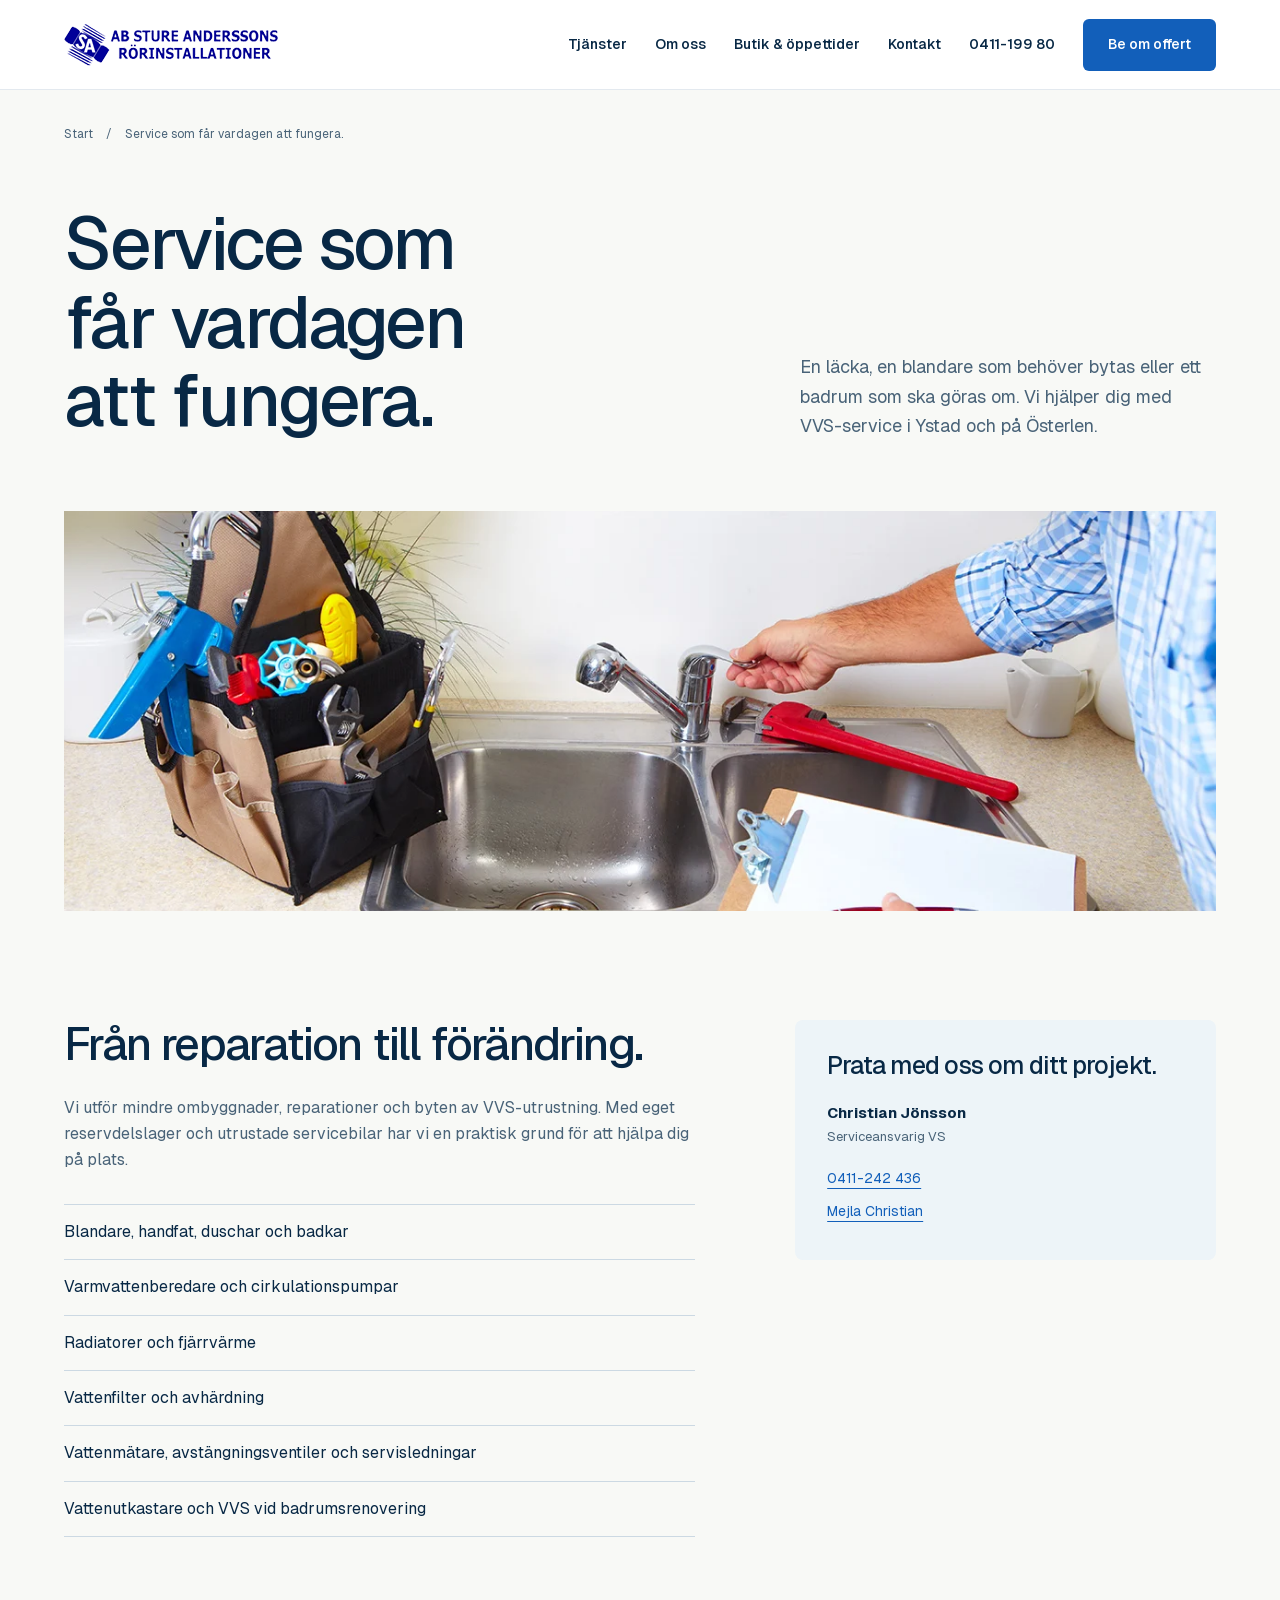
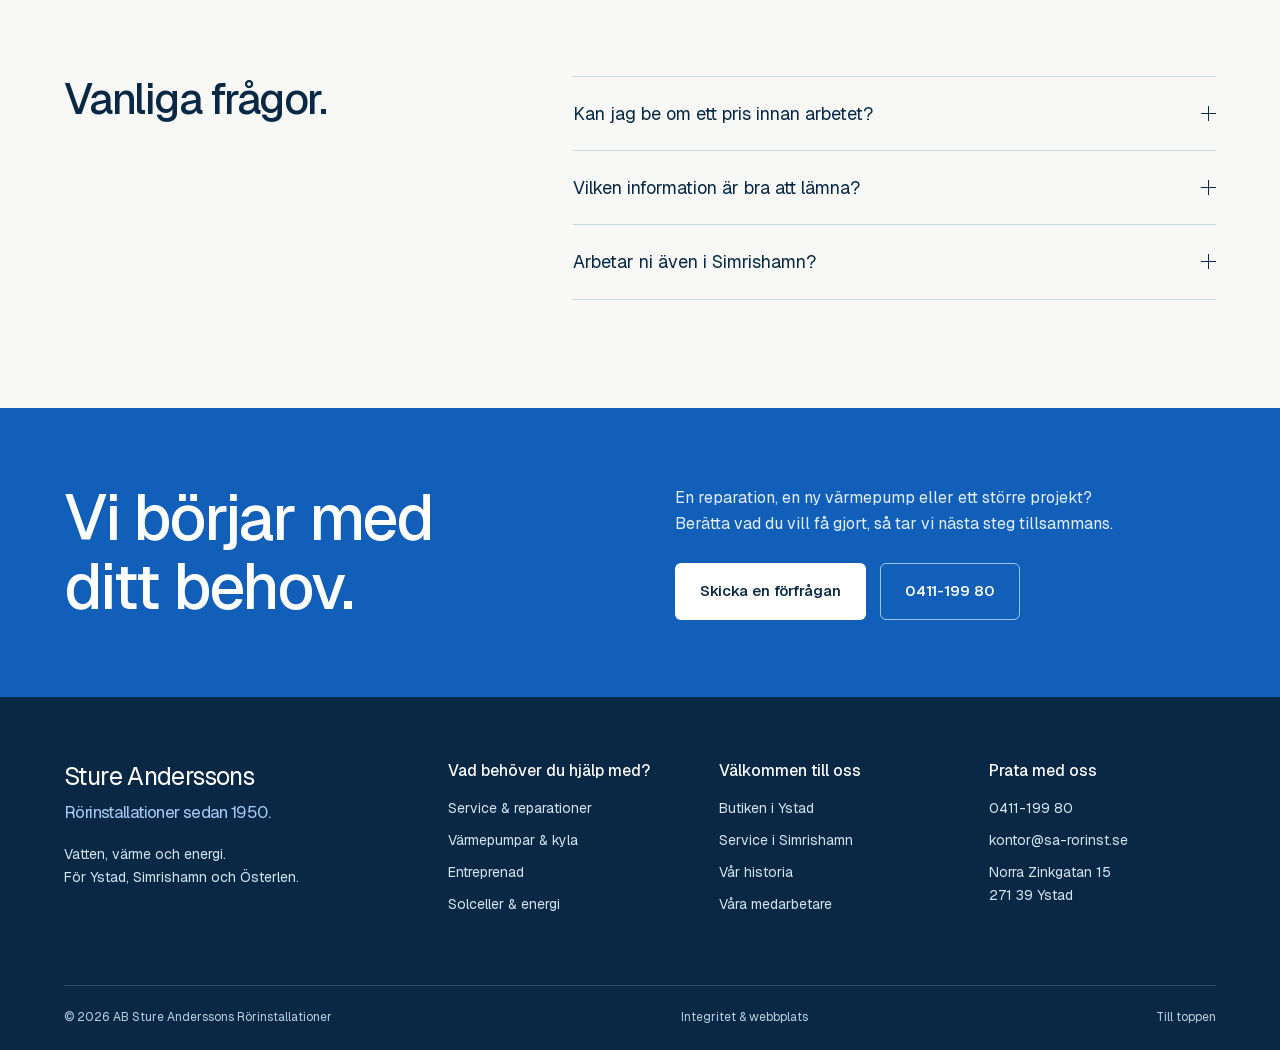
<file: service-reparationer.html>
<!doctype html><html lang="sv"><head><meta charset="utf-8"><meta name="viewport" content="width=device-width,initial-scale=1"><title>Service &amp; reparationer i Ystad &amp; Österlen | Sture Anderssons</title><meta name="description" content="En läcka, en blandare som behöver bytas eller ett badrum som ska göras om. Vi hjälper dig med VVS-service i Ystad och på Österlen."><meta name="theme-color" content="#082845"><link rel="canonical" href="https://sture-anderssons-ror-ystad.carlzzon121.chatgpt.site/service-reparationer.html"><meta property="og:title" content="Service &amp; reparationer i Ystad &amp; Österlen | Sture Anderssons"><meta property="og:description" content="En läcka, en blandare som behöver bytas eller ett badrum som ska göras om. Vi hjälper dig med VVS-service i Ystad och på Österlen."><meta property="og:type" content="website"><meta property="og:locale" content="sv_SE"><meta property="og:url" content="https://sture-anderssons-ror-ystad.carlzzon121.chatgpt.site/service-reparationer.html"><link rel="icon" href="assets/company-icon.png"><link rel="preload" href="assets/fonts/geist-latin.woff2" as="font" type="font/woff2" crossorigin><link rel="stylesheet" href="styles.css"><script src="app.js" defer></script><script type="application/ld+json">{"@context": "https://schema.org", "@type": "Plumber", "name": "AB Sture Anderssons Rörinstallationer", "telephone": "+4641119980", "email": "kontor@sa-rorinst.se", "foundingDate": "1950", "address": {"@type": "PostalAddress", "streetAddress": "Norra Zinkgatan 15", "postalCode": "271 39", "addressLocality": "Ystad", "addressCountry": "SE"}, "areaServed": ["Ystad", "Simrishamn", "Österlen"]}</script></head><body id="top"><a class="skip" href="#main">Till innehållet</a><header class="site-header"><div class="wrap header-inner"><a class="brand" href="index.html" aria-label="Sture Anderssons Rörinstallationer, startsida"><img src="assets/logo.png" width="214" height="42" alt="AB Sture Anderssons Rörinstallationer"></a><nav class="desktop-nav" aria-label="Huvudmeny"><a href="tjanster.html">Tjänster</a><a href="om-oss.html">Om oss</a><a href="butik-ystad.html">Butik & öppettider</a><a href="kontakt.html">Kontakt</a><a class="nav-phone" href="tel:+4641119980">0411-199 80</a><a class="button" href="mailto:kontor@sa-rorinst.se?subject=F%C3%B6rfr%C3%A5gan%20om%20VVS%20%E2%80%93%20Sture%20Anderssons&amp;body=Hej%21%0A%0AJag%20vill%20g%C3%A4rna%20f%C3%A5%20hj%C3%A4lp%20med%20ett%20arbete%20och%20%C3%B6nskar%20komma%20i%20kontakt%20med%20er.%0A%0ADet%20g%C3%A4ller%3A%20%5Bbeskriv%20ditt%20%C3%A4rende%5D%0AFastighetens%20adress%3A%20%5Badress%20och%20ort%5D%0A%C3%96nskad%20tidpunkt%3A%20%5Bn%C3%A4r%20du%20vill%20ha%20hj%C3%A4lp%5D%0A%0A%C3%85terkom%20g%C3%A4rna%20med%20hur%20vi%20g%C3%A5r%20vidare%20och%20ett%20prisf%C3%B6rslag.%0A%0AMed%20v%C3%A4nlig%20h%C3%A4lsning%2C%0A%5BNamn%5D%0A%5BTelefonnummer%5D">Be om offert</a></nav><button class="menu-toggle" aria-expanded="false" aria-controls="mobile-menu"><span>Meny</span><svg viewBox="0 0 24 24" fill="none" stroke="currentColor" stroke-width="1.5" aria-hidden="true"><path d="M3 7h18M3 12h18M3 17h18"/></svg></button></div></header><nav id="mobile-menu" class="mobile-nav" aria-label="Mobilmeny" hidden><a href="tjanster.html">Tjänster</a><a href="om-oss.html">Om oss</a><a href="butik-ystad.html">Butik & öppettider</a><a href="kontakt.html">Kontakt</a><a href="simrishamn.html">Service i Simrishamn</a><a href="mailto:kontor@sa-rorinst.se?subject=F%C3%B6rfr%C3%A5gan%20om%20VVS%20%E2%80%93%20Sture%20Anderssons&amp;body=Hej%21%0A%0AJag%20vill%20g%C3%A4rna%20f%C3%A5%20hj%C3%A4lp%20med%20ett%20arbete%20och%20%C3%B6nskar%20komma%20i%20kontakt%20med%20er.%0A%0ADet%20g%C3%A4ller%3A%20%5Bbeskriv%20ditt%20%C3%A4rende%5D%0AFastighetens%20adress%3A%20%5Badress%20och%20ort%5D%0A%C3%96nskad%20tidpunkt%3A%20%5Bn%C3%A4r%20du%20vill%20ha%20hj%C3%A4lp%5D%0A%0A%C3%85terkom%20g%C3%A4rna%20med%20hur%20vi%20g%C3%A5r%20vidare%20och%20ett%20prisf%C3%B6rslag.%0A%0AMed%20v%C3%A4nlig%20h%C3%A4lsning%2C%0A%5BNamn%5D%0A%5BTelefonnummer%5D">Be om offert</a><a class="menu-phone" href="tel:+4641119980">Ring 0411-199 80</a></nav><main id="main"><section class="page-intro wrap"><nav class="breadcrumb" aria-label="Brödsmulor"><a href="index.html">Start</a><span aria-hidden="true">/</span><span>Service som får vardagen att fungera.</span></nav><div class="page-intro-grid"><h1>Service som får vardagen att fungera.</h1><p>En läcka, en blandare som behöver bytas eller ett badrum som ska göras om. Vi hjälper dig med VVS-service i Ystad och på Österlen.</p></div></section><div class="wide-photo wrap"><img class="" src="assets/service-card.webp" width="1250" height="833" alt="Service som får vardagen att fungera." loading="eager" decoding="async" fetchpriority="high"></div><section class="section wrap detail-grid"><div><h2>Från reparation till förändring.</h2><p>Vi utför mindre ombyggnader, reparationer och byten av VVS-utrustning. Med eget reservdelslager och utrustade servicebilar har vi en praktisk grund för att hjälpa dig på plats.</p><ul class="detail-list"><li>Blandare, handfat, duschar och badkar</li><li>Varmvattenberedare och cirkulationspumpar</li><li>Radiatorer och fjärrvärme</li><li>Vattenfilter och avhärdning</li><li>Vattenmätare, avstängningsventiler och servisledningar</li><li>Vattenutkastare och VVS vid badrumsrenovering</li></ul></div><aside class="person-panel contact-only"><div><h3>Prata med oss om ditt projekt.</h3><p><strong>Christian Jönsson</strong><br>Serviceansvarig VS</p><div class="person-links"><a href="tel:0411242436">0411-242 436</a><a href="mailto:christian.jonsson@stureandersson.se?subject=F%C3%B6rfr%C3%A5gan%20om%20VVS%20%E2%80%93%20Sture%20Anderssons&amp;body=Hej%21%0A%0AJag%20vill%20g%C3%A4rna%20f%C3%A5%20hj%C3%A4lp%20med%20ett%20arbete%20och%20%C3%B6nskar%20komma%20i%20kontakt%20med%20er.%0A%0ADet%20g%C3%A4ller%3A%20%5Bbeskriv%20ditt%20%C3%A4rende%5D%0AFastighetens%20adress%3A%20%5Badress%20och%20ort%5D%0A%C3%96nskad%20tidpunkt%3A%20%5Bn%C3%A4r%20du%20vill%20ha%20hj%C3%A4lp%5D%0A%0A%C3%85terkom%20g%C3%A4rna%20med%20hur%20vi%20g%C3%A5r%20vidare%20och%20ett%20prisf%C3%B6rslag.%0A%0AMed%20v%C3%A4nlig%20h%C3%A4lsning%2C%0A%5BNamn%5D%0A%5BTelefonnummer%5D">Mejla Christian</a></div></div></aside></section><div class="wrap"></div><section class="section wrap faq-section"><h2>Vanliga frågor.</h2><div class="faq-list"><details><summary>Kan jag be om ett pris innan arbetet?<span class="plus" aria-hidden="true"></span></summary><p>Ja. Beskriv vad du behöver hjälp med när du kontaktar oss. Fast pris eller löpande debitering kan avtalas beroende på uppdraget.</p></details><details><summary>Vilken information är bra att lämna?<span class="plus" aria-hidden="true"></span></summary><p>Berätta vad som inte fungerar, var fastigheten ligger och hur du når oss. Bifoga gärna bilder i ditt mejl och uppge modellnamn om det finns.</p></details><details><summary>Arbetar ni även i Simrishamn?<span class="plus" aria-hidden="true"></span></summary><p>Ja, service för Simrishamn hanteras från Ystad. Den tidigare butiken i Simrishamn är stängd.</p></details></div></section><section class="closing"><div class="wrap closing-inner"><h2>Vi börjar med<br>ditt behov.</h2><div><p>En reparation, en ny värmepump eller ett större projekt? Berätta vad du vill få gjort, så tar vi nästa steg tillsammans.</p><div class="hero-actions"><a class="button light" href="mailto:kontor@sa-rorinst.se?subject=F%C3%B6rfr%C3%A5gan%20om%20VVS%20%E2%80%93%20Sture%20Anderssons&amp;body=Hej%21%0A%0AJag%20vill%20g%C3%A4rna%20f%C3%A5%20hj%C3%A4lp%20med%20ett%20arbete%20och%20%C3%B6nskar%20komma%20i%20kontakt%20med%20er.%0A%0ADet%20g%C3%A4ller%3A%20%5Bbeskriv%20ditt%20%C3%A4rende%5D%0AFastighetens%20adress%3A%20%5Badress%20och%20ort%5D%0A%C3%96nskad%20tidpunkt%3A%20%5Bn%C3%A4r%20du%20vill%20ha%20hj%C3%A4lp%5D%0A%0A%C3%85terkom%20g%C3%A4rna%20med%20hur%20vi%20g%C3%A5r%20vidare%20och%20ett%20prisf%C3%B6rslag.%0A%0AMed%20v%C3%A4nlig%20h%C3%A4lsning%2C%0A%5BNamn%5D%0A%5BTelefonnummer%5D">Skicka en förfrågan</a><a class="button outline" href="tel:+4641119980">0411-199 80</a></div></div></div></section></main><footer class="footer"><div class="wrap"><div class="footer-grid"><div><a class="footer-brand" href="index.html">Sture Anderssons<span>Rörinstallationer sedan 1950.</span></a><p>Vatten, värme och energi.<br>För Ystad, Simrishamn och Österlen.</p></div><div><h3>Vad behöver du hjälp med?</h3><ul><li><a href="service-reparationer.html">Service & reparationer</a></li><li><a href="varmepumpar-kyla.html">Värmepumpar & kyla</a></li><li><a href="entreprenad.html">Entreprenad</a></li><li><a href="energi.html">Solceller & energi</a></li></ul></div><div><h3>Välkommen till oss</h3><ul><li><a href="butik-ystad.html">Butiken i Ystad</a></li><li><a href="simrishamn.html">Service i Simrishamn</a></li><li><a href="om-oss.html">Vår historia</a></li><li><a href="om-oss.html#medarbetare">Våra medarbetare</a></li></ul></div><div><h3>Prata med oss</h3><ul><li><a href="tel:+4641119980">0411-199 80</a></li><li><a href="mailto:kontor@sa-rorinst.se?subject=F%C3%B6rfr%C3%A5gan%20om%20VVS%20%E2%80%93%20Sture%20Anderssons&amp;body=Hej%21%0A%0AJag%20vill%20g%C3%A4rna%20f%C3%A5%20hj%C3%A4lp%20med%20ett%20arbete%20och%20%C3%B6nskar%20komma%20i%20kontakt%20med%20er.%0A%0ADet%20g%C3%A4ller%3A%20%5Bbeskriv%20ditt%20%C3%A4rende%5D%0AFastighetens%20adress%3A%20%5Badress%20och%20ort%5D%0A%C3%96nskad%20tidpunkt%3A%20%5Bn%C3%A4r%20du%20vill%20ha%20hj%C3%A4lp%5D%0A%0A%C3%85terkom%20g%C3%A4rna%20med%20hur%20vi%20g%C3%A5r%20vidare%20och%20ett%20prisf%C3%B6rslag.%0A%0AMed%20v%C3%A4nlig%20h%C3%A4lsning%2C%0A%5BNamn%5D%0A%5BTelefonnummer%5D">kontor@sa-rorinst.se</a></li><li>Norra Zinkgatan 15<br>271 39 Ystad</li></ul></div></div><div class="footer-bottom"><span>© 2026 AB Sture Anderssons Rörinstallationer</span><a href="integritet.html">Integritet & webbplats</a><a href="#top">Till toppen</a></div></div></footer></body></html>
</file>
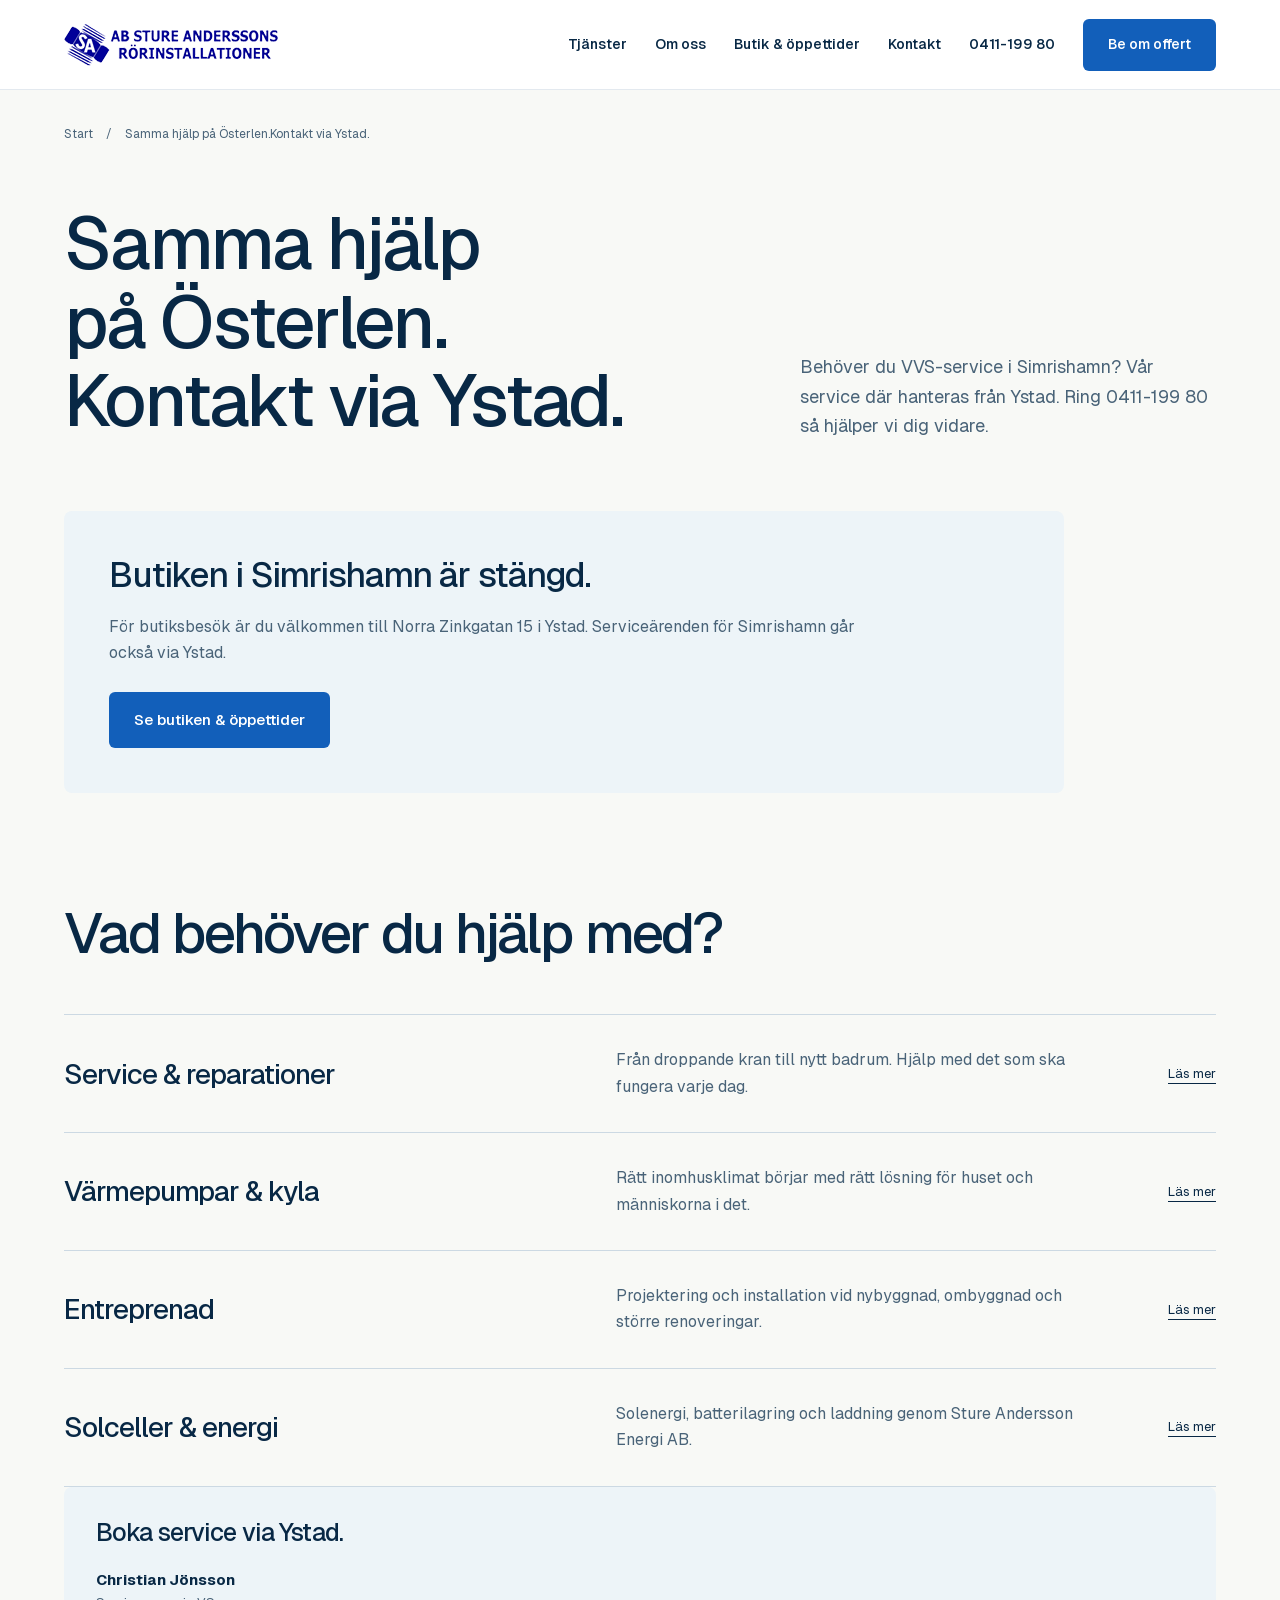
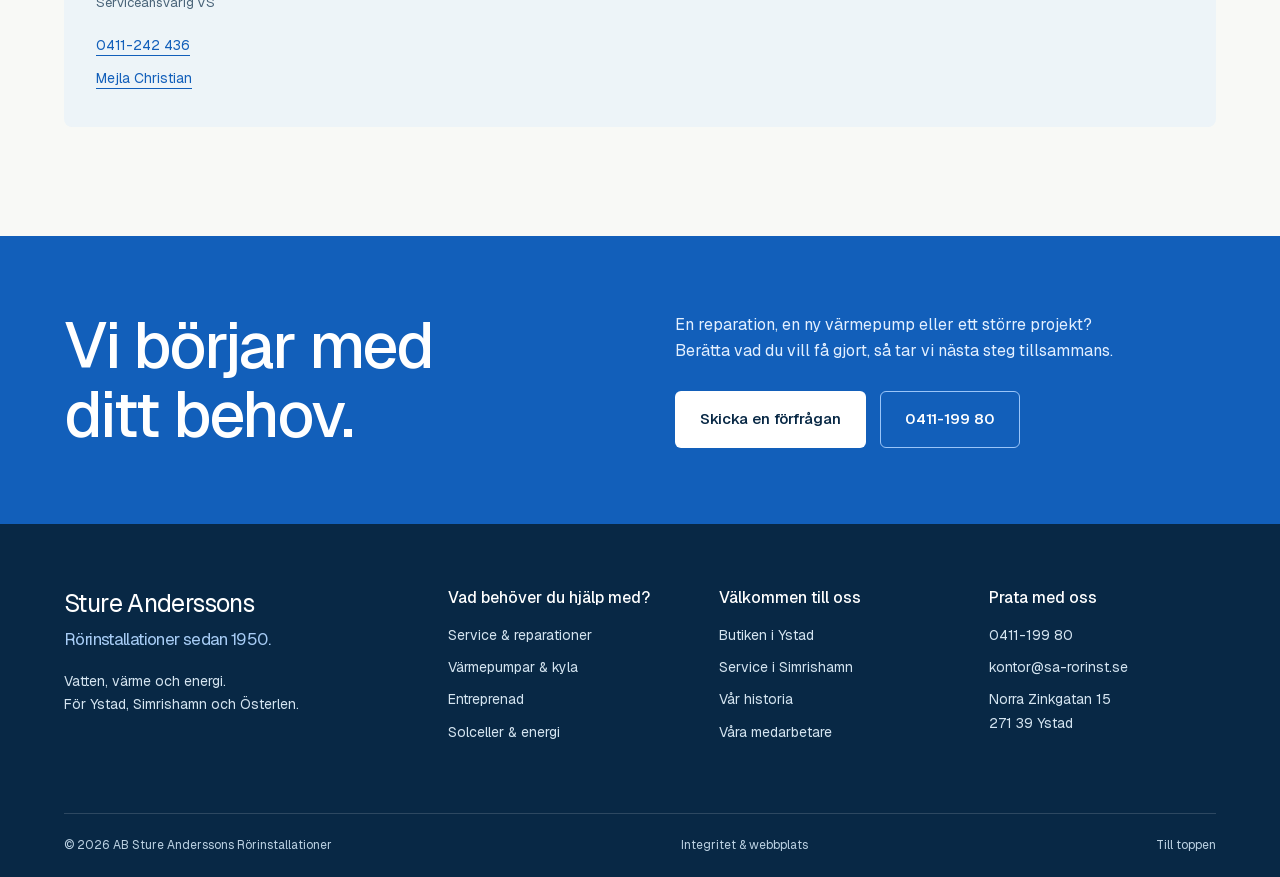
<file: simrishamn.html>
<!doctype html><html lang="sv"><head><meta charset="utf-8"><meta name="viewport" content="width=device-width,initial-scale=1"><title>VVS-service i Simrishamn | Sture Anderssons</title><meta name="description" content="VVS-service i Simrishamn hanteras från Ystad. Den tidigare butiken är stängd. Ring 0411-199 80."><meta name="theme-color" content="#082845"><link rel="canonical" href="https://sture-anderssons-ror-ystad.carlzzon121.chatgpt.site/simrishamn.html"><meta property="og:title" content="VVS-service i Simrishamn | Sture Anderssons"><meta property="og:description" content="VVS-service i Simrishamn hanteras från Ystad. Den tidigare butiken är stängd. Ring 0411-199 80."><meta property="og:type" content="website"><meta property="og:locale" content="sv_SE"><meta property="og:url" content="https://sture-anderssons-ror-ystad.carlzzon121.chatgpt.site/simrishamn.html"><link rel="icon" href="assets/company-icon.png"><link rel="preload" href="assets/fonts/geist-latin.woff2" as="font" type="font/woff2" crossorigin><link rel="stylesheet" href="styles.css"><script src="app.js" defer></script><script type="application/ld+json">{"@context": "https://schema.org", "@type": "Plumber", "name": "AB Sture Anderssons Rörinstallationer", "telephone": "+4641119980", "email": "kontor@sa-rorinst.se", "foundingDate": "1950", "address": {"@type": "PostalAddress", "streetAddress": "Norra Zinkgatan 15", "postalCode": "271 39", "addressLocality": "Ystad", "addressCountry": "SE"}, "areaServed": ["Ystad", "Simrishamn", "Österlen"]}</script></head><body id="top"><a class="skip" href="#main">Till innehållet</a><header class="site-header"><div class="wrap header-inner"><a class="brand" href="index.html" aria-label="Sture Anderssons Rörinstallationer, startsida"><img src="assets/logo.png" width="214" height="42" alt="AB Sture Anderssons Rörinstallationer"></a><nav class="desktop-nav" aria-label="Huvudmeny"><a href="tjanster.html">Tjänster</a><a href="om-oss.html">Om oss</a><a href="butik-ystad.html">Butik & öppettider</a><a href="kontakt.html">Kontakt</a><a class="nav-phone" href="tel:+4641119980">0411-199 80</a><a class="button" href="mailto:kontor@sa-rorinst.se?subject=F%C3%B6rfr%C3%A5gan%20om%20VVS%20%E2%80%93%20Sture%20Anderssons&amp;body=Hej%21%0A%0AJag%20vill%20g%C3%A4rna%20f%C3%A5%20hj%C3%A4lp%20med%20ett%20arbete%20och%20%C3%B6nskar%20komma%20i%20kontakt%20med%20er.%0A%0ADet%20g%C3%A4ller%3A%20%5Bbeskriv%20ditt%20%C3%A4rende%5D%0AFastighetens%20adress%3A%20%5Badress%20och%20ort%5D%0A%C3%96nskad%20tidpunkt%3A%20%5Bn%C3%A4r%20du%20vill%20ha%20hj%C3%A4lp%5D%0A%0A%C3%85terkom%20g%C3%A4rna%20med%20hur%20vi%20g%C3%A5r%20vidare%20och%20ett%20prisf%C3%B6rslag.%0A%0AMed%20v%C3%A4nlig%20h%C3%A4lsning%2C%0A%5BNamn%5D%0A%5BTelefonnummer%5D">Be om offert</a></nav><button class="menu-toggle" aria-expanded="false" aria-controls="mobile-menu"><span>Meny</span><svg viewBox="0 0 24 24" fill="none" stroke="currentColor" stroke-width="1.5" aria-hidden="true"><path d="M3 7h18M3 12h18M3 17h18"/></svg></button></div></header><nav id="mobile-menu" class="mobile-nav" aria-label="Mobilmeny" hidden><a href="tjanster.html">Tjänster</a><a href="om-oss.html">Om oss</a><a href="butik-ystad.html">Butik & öppettider</a><a href="kontakt.html">Kontakt</a><a href="simrishamn.html">Service i Simrishamn</a><a href="mailto:kontor@sa-rorinst.se?subject=F%C3%B6rfr%C3%A5gan%20om%20VVS%20%E2%80%93%20Sture%20Anderssons&amp;body=Hej%21%0A%0AJag%20vill%20g%C3%A4rna%20f%C3%A5%20hj%C3%A4lp%20med%20ett%20arbete%20och%20%C3%B6nskar%20komma%20i%20kontakt%20med%20er.%0A%0ADet%20g%C3%A4ller%3A%20%5Bbeskriv%20ditt%20%C3%A4rende%5D%0AFastighetens%20adress%3A%20%5Badress%20och%20ort%5D%0A%C3%96nskad%20tidpunkt%3A%20%5Bn%C3%A4r%20du%20vill%20ha%20hj%C3%A4lp%5D%0A%0A%C3%85terkom%20g%C3%A4rna%20med%20hur%20vi%20g%C3%A5r%20vidare%20och%20ett%20prisf%C3%B6rslag.%0A%0AMed%20v%C3%A4nlig%20h%C3%A4lsning%2C%0A%5BNamn%5D%0A%5BTelefonnummer%5D">Be om offert</a><a class="menu-phone" href="tel:+4641119980">Ring 0411-199 80</a></nav><main id="main"><section class="page-intro wrap"><nav class="breadcrumb" aria-label="Brödsmulor"><a href="index.html">Start</a><span aria-hidden="true">/</span><span>Samma hjälp på Österlen.<br>Kontakt via Ystad.</span></nav><div class="page-intro-grid"><h1>Samma hjälp på Österlen.<br>Kontakt via Ystad.</h1><p>Behöver du VVS-service i Simrishamn? Vår service där hanteras från Ystad. Ring 0411-199 80 så hjälper vi dig vidare.</p></div></section><section class="wrap"><div class="location-notice"><h2>Butiken i Simrishamn är stängd.</h2><p>För butiksbesök är du välkommen till Norra Zinkgatan 15 i Ystad. Serviceärenden för Simrishamn går också via Ystad.</p><a class="button" href="butik-ystad.html">Se butiken & öppettider</a></div></section><section class="section wrap"><div class="section-head"><h2>Vad behöver du hjälp med?</h2></div><div class="service-rows"><a class="service-row" href="service-reparationer.html"><h3>Service & reparationer</h3><p>Från droppande kran till nytt badrum. Hjälp med det som ska fungera varje dag.</p><span class="row-action">Läs mer</span></a><a class="service-row" href="varmepumpar-kyla.html"><h3>Värmepumpar & kyla</h3><p>Rätt inomhusklimat börjar med rätt lösning för huset och människorna i det.</p><span class="row-action">Läs mer</span></a><a class="service-row" href="entreprenad.html"><h3>Entreprenad</h3><p>Projektering och installation vid nybyggnad, ombyggnad och större renoveringar.</p><span class="row-action">Läs mer</span></a><a class="service-row" href="energi.html"><h3>Solceller & energi</h3><p>Solenergi, batterilagring och laddning genom Sture Andersson Energi AB.</p><span class="row-action">Läs mer</span></a></div><aside class="person-panel contact-only"><div><h3>Boka service via Ystad.</h3><p><strong>Christian Jönsson</strong><br>Serviceansvarig VS</p><div class="person-links"><a href="tel:0411242436">0411-242 436</a><a href="mailto:christian.jonsson@stureandersson.se?subject=F%C3%B6rfr%C3%A5gan%20om%20VVS%20%E2%80%93%20Sture%20Anderssons&amp;body=Hej%21%0A%0AJag%20vill%20g%C3%A4rna%20f%C3%A5%20hj%C3%A4lp%20med%20ett%20arbete%20och%20%C3%B6nskar%20komma%20i%20kontakt%20med%20er.%0A%0ADet%20g%C3%A4ller%3A%20%5Bbeskriv%20ditt%20%C3%A4rende%5D%0AFastighetens%20adress%3A%20%5Badress%20och%20ort%5D%0A%C3%96nskad%20tidpunkt%3A%20%5Bn%C3%A4r%20du%20vill%20ha%20hj%C3%A4lp%5D%0A%0A%C3%85terkom%20g%C3%A4rna%20med%20hur%20vi%20g%C3%A5r%20vidare%20och%20ett%20prisf%C3%B6rslag.%0A%0AMed%20v%C3%A4nlig%20h%C3%A4lsning%2C%0A%5BNamn%5D%0A%5BTelefonnummer%5D">Mejla Christian</a></div></div></aside></section><section class="closing"><div class="wrap closing-inner"><h2>Vi börjar med<br>ditt behov.</h2><div><p>En reparation, en ny värmepump eller ett större projekt? Berätta vad du vill få gjort, så tar vi nästa steg tillsammans.</p><div class="hero-actions"><a class="button light" href="mailto:kontor@sa-rorinst.se?subject=F%C3%B6rfr%C3%A5gan%20om%20VVS%20%E2%80%93%20Sture%20Anderssons&amp;body=Hej%21%0A%0AJag%20vill%20g%C3%A4rna%20f%C3%A5%20hj%C3%A4lp%20med%20ett%20arbete%20och%20%C3%B6nskar%20komma%20i%20kontakt%20med%20er.%0A%0ADet%20g%C3%A4ller%3A%20%5Bbeskriv%20ditt%20%C3%A4rende%5D%0AFastighetens%20adress%3A%20%5Badress%20och%20ort%5D%0A%C3%96nskad%20tidpunkt%3A%20%5Bn%C3%A4r%20du%20vill%20ha%20hj%C3%A4lp%5D%0A%0A%C3%85terkom%20g%C3%A4rna%20med%20hur%20vi%20g%C3%A5r%20vidare%20och%20ett%20prisf%C3%B6rslag.%0A%0AMed%20v%C3%A4nlig%20h%C3%A4lsning%2C%0A%5BNamn%5D%0A%5BTelefonnummer%5D">Skicka en förfrågan</a><a class="button outline" href="tel:+4641119980">0411-199 80</a></div></div></div></section></main><footer class="footer"><div class="wrap"><div class="footer-grid"><div><a class="footer-brand" href="index.html">Sture Anderssons<span>Rörinstallationer sedan 1950.</span></a><p>Vatten, värme och energi.<br>För Ystad, Simrishamn och Österlen.</p></div><div><h3>Vad behöver du hjälp med?</h3><ul><li><a href="service-reparationer.html">Service & reparationer</a></li><li><a href="varmepumpar-kyla.html">Värmepumpar & kyla</a></li><li><a href="entreprenad.html">Entreprenad</a></li><li><a href="energi.html">Solceller & energi</a></li></ul></div><div><h3>Välkommen till oss</h3><ul><li><a href="butik-ystad.html">Butiken i Ystad</a></li><li><a href="simrishamn.html">Service i Simrishamn</a></li><li><a href="om-oss.html">Vår historia</a></li><li><a href="om-oss.html#medarbetare">Våra medarbetare</a></li></ul></div><div><h3>Prata med oss</h3><ul><li><a href="tel:+4641119980">0411-199 80</a></li><li><a href="mailto:kontor@sa-rorinst.se?subject=F%C3%B6rfr%C3%A5gan%20om%20VVS%20%E2%80%93%20Sture%20Anderssons&amp;body=Hej%21%0A%0AJag%20vill%20g%C3%A4rna%20f%C3%A5%20hj%C3%A4lp%20med%20ett%20arbete%20och%20%C3%B6nskar%20komma%20i%20kontakt%20med%20er.%0A%0ADet%20g%C3%A4ller%3A%20%5Bbeskriv%20ditt%20%C3%A4rende%5D%0AFastighetens%20adress%3A%20%5Badress%20och%20ort%5D%0A%C3%96nskad%20tidpunkt%3A%20%5Bn%C3%A4r%20du%20vill%20ha%20hj%C3%A4lp%5D%0A%0A%C3%85terkom%20g%C3%A4rna%20med%20hur%20vi%20g%C3%A5r%20vidare%20och%20ett%20prisf%C3%B6rslag.%0A%0AMed%20v%C3%A4nlig%20h%C3%A4lsning%2C%0A%5BNamn%5D%0A%5BTelefonnummer%5D">kontor@sa-rorinst.se</a></li><li>Norra Zinkgatan 15<br>271 39 Ystad</li></ul></div></div><div class="footer-bottom"><span>© 2026 AB Sture Anderssons Rörinstallationer</span><a href="integritet.html">Integritet & webbplats</a><a href="#top">Till toppen</a></div></div></footer></body></html>
</file>
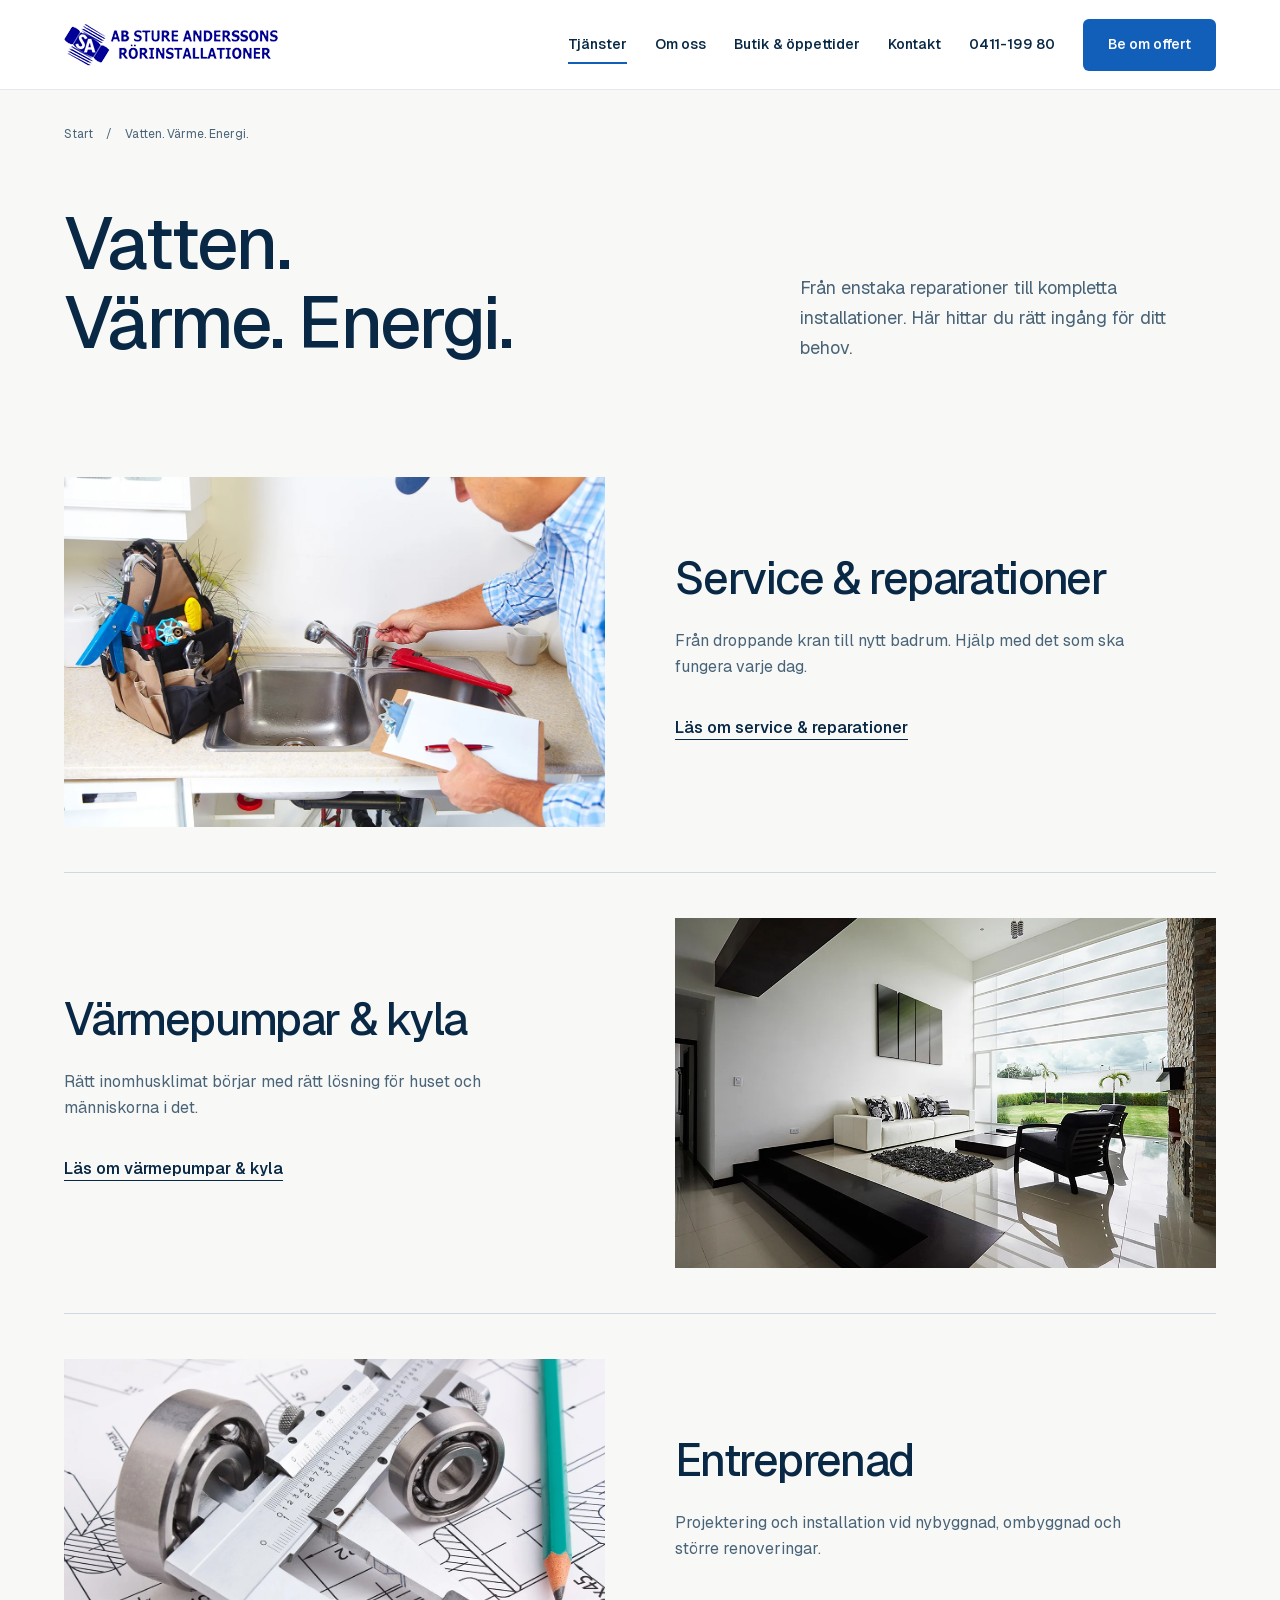
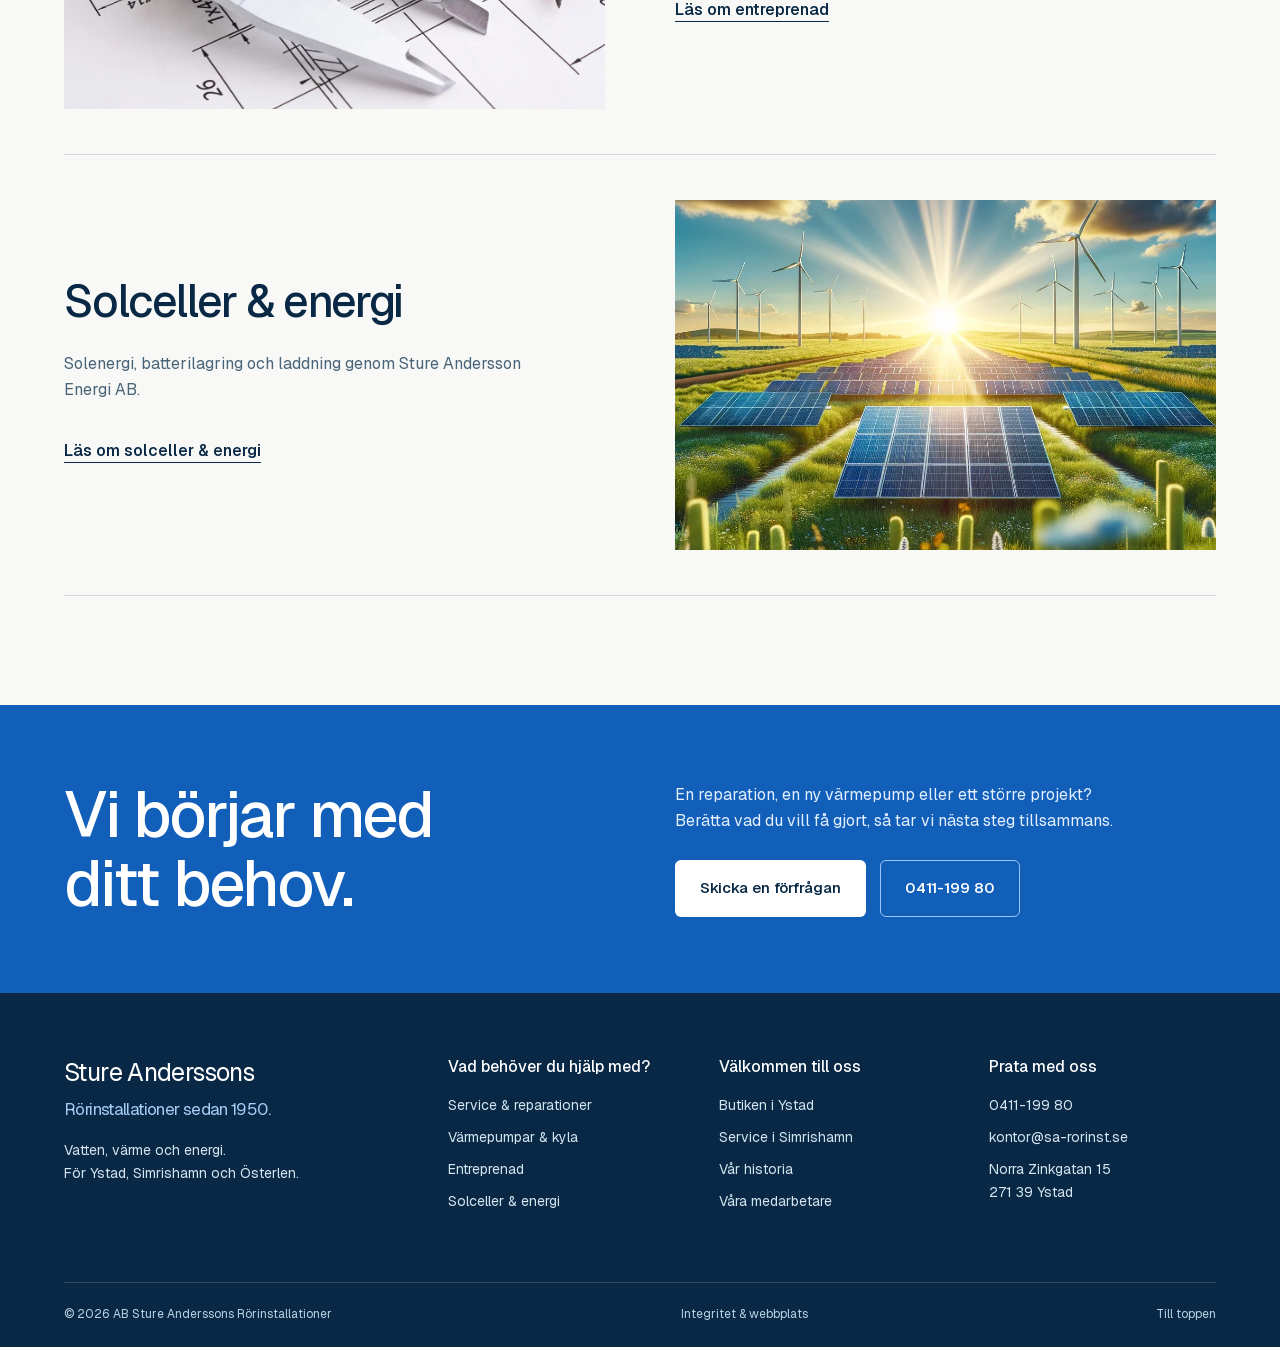
<file: tjanster.html>
<!doctype html><html lang="sv"><head><meta charset="utf-8"><meta name="viewport" content="width=device-width,initial-scale=1"><title>VVS-tjänster, värmepumpar &amp; entreprenad | Sture Anderssons</title><meta name="description" content="Utforska våra tjänster för hem, företag och BRF i Ystad och på Österlen."><meta name="theme-color" content="#082845"><link rel="canonical" href="https://sture-anderssons-ror-ystad.carlzzon121.chatgpt.site/tjanster.html"><meta property="og:title" content="VVS-tjänster, värmepumpar &amp; entreprenad | Sture Anderssons"><meta property="og:description" content="Utforska våra tjänster för hem, företag och BRF i Ystad och på Österlen."><meta property="og:type" content="website"><meta property="og:locale" content="sv_SE"><meta property="og:url" content="https://sture-anderssons-ror-ystad.carlzzon121.chatgpt.site/tjanster.html"><link rel="icon" href="assets/company-icon.png"><link rel="preload" href="assets/fonts/geist-latin.woff2" as="font" type="font/woff2" crossorigin><link rel="stylesheet" href="styles.css"><script src="app.js" defer></script><script type="application/ld+json">{"@context": "https://schema.org", "@type": "Plumber", "name": "AB Sture Anderssons Rörinstallationer", "telephone": "+4641119980", "email": "kontor@sa-rorinst.se", "foundingDate": "1950", "address": {"@type": "PostalAddress", "streetAddress": "Norra Zinkgatan 15", "postalCode": "271 39", "addressLocality": "Ystad", "addressCountry": "SE"}, "areaServed": ["Ystad", "Simrishamn", "Österlen"]}</script></head><body id="top"><a class="skip" href="#main">Till innehållet</a><header class="site-header"><div class="wrap header-inner"><a class="brand" href="index.html" aria-label="Sture Anderssons Rörinstallationer, startsida"><img src="assets/logo.png" width="214" height="42" alt="AB Sture Anderssons Rörinstallationer"></a><nav class="desktop-nav" aria-label="Huvudmeny"><a href="tjanster.html" aria-current="page">Tjänster</a><a href="om-oss.html">Om oss</a><a href="butik-ystad.html">Butik & öppettider</a><a href="kontakt.html">Kontakt</a><a class="nav-phone" href="tel:+4641119980">0411-199 80</a><a class="button" href="mailto:kontor@sa-rorinst.se?subject=F%C3%B6rfr%C3%A5gan%20om%20VVS%20%E2%80%93%20Sture%20Anderssons&amp;body=Hej%21%0A%0AJag%20vill%20g%C3%A4rna%20f%C3%A5%20hj%C3%A4lp%20med%20ett%20arbete%20och%20%C3%B6nskar%20komma%20i%20kontakt%20med%20er.%0A%0ADet%20g%C3%A4ller%3A%20%5Bbeskriv%20ditt%20%C3%A4rende%5D%0AFastighetens%20adress%3A%20%5Badress%20och%20ort%5D%0A%C3%96nskad%20tidpunkt%3A%20%5Bn%C3%A4r%20du%20vill%20ha%20hj%C3%A4lp%5D%0A%0A%C3%85terkom%20g%C3%A4rna%20med%20hur%20vi%20g%C3%A5r%20vidare%20och%20ett%20prisf%C3%B6rslag.%0A%0AMed%20v%C3%A4nlig%20h%C3%A4lsning%2C%0A%5BNamn%5D%0A%5BTelefonnummer%5D">Be om offert</a></nav><button class="menu-toggle" aria-expanded="false" aria-controls="mobile-menu"><span>Meny</span><svg viewBox="0 0 24 24" fill="none" stroke="currentColor" stroke-width="1.5" aria-hidden="true"><path d="M3 7h18M3 12h18M3 17h18"/></svg></button></div></header><nav id="mobile-menu" class="mobile-nav" aria-label="Mobilmeny" hidden><a href="tjanster.html" aria-current="page">Tjänster</a><a href="om-oss.html">Om oss</a><a href="butik-ystad.html">Butik & öppettider</a><a href="kontakt.html">Kontakt</a><a href="simrishamn.html">Service i Simrishamn</a><a href="mailto:kontor@sa-rorinst.se?subject=F%C3%B6rfr%C3%A5gan%20om%20VVS%20%E2%80%93%20Sture%20Anderssons&amp;body=Hej%21%0A%0AJag%20vill%20g%C3%A4rna%20f%C3%A5%20hj%C3%A4lp%20med%20ett%20arbete%20och%20%C3%B6nskar%20komma%20i%20kontakt%20med%20er.%0A%0ADet%20g%C3%A4ller%3A%20%5Bbeskriv%20ditt%20%C3%A4rende%5D%0AFastighetens%20adress%3A%20%5Badress%20och%20ort%5D%0A%C3%96nskad%20tidpunkt%3A%20%5Bn%C3%A4r%20du%20vill%20ha%20hj%C3%A4lp%5D%0A%0A%C3%85terkom%20g%C3%A4rna%20med%20hur%20vi%20g%C3%A5r%20vidare%20och%20ett%20prisf%C3%B6rslag.%0A%0AMed%20v%C3%A4nlig%20h%C3%A4lsning%2C%0A%5BNamn%5D%0A%5BTelefonnummer%5D">Be om offert</a><a class="menu-phone" href="tel:+4641119980">Ring 0411-199 80</a></nav><main id="main"><section class="page-intro wrap"><nav class="breadcrumb" aria-label="Brödsmulor"><a href="index.html">Start</a><span aria-hidden="true">/</span><span>Vatten. Värme. Energi.</span></nav><div class="page-intro-grid"><h1>Vatten. Värme. Energi.</h1><p>Från enstaka reparationer till kompletta installationer. Här hittar du rätt ingång för ditt behov.</p></div></section><section class="section wrap services-overview"><article><a href="service-reparationer.html"><img class="" src="assets/service-card.webp" width="1250" height="833" alt="Service &amp; reparationer" loading="lazy" decoding="async"></a><div><h2>Service & reparationer</h2><p>Från droppande kran till nytt badrum. Hjälp med det som ska fungera varje dag.</p><a class="text-link" href="service-reparationer.html">Läs om service & reparationer</a></div></article><article><a href="varmepumpar-kyla.html"><img class="" src="assets/heat-pump-service.webp" width="1000" height="666" alt="Värmepumpar &amp; kyla" loading="lazy" decoding="async"></a><div><h2>Värmepumpar & kyla</h2><p>Rätt inomhusklimat börjar med rätt lösning för huset och människorna i det.</p><a class="text-link" href="varmepumpar-kyla.html">Läs om värmepumpar & kyla</a></div></article><article><a href="entreprenad.html"><img class="" src="assets/contracting-card.webp" width="1250" height="833" alt="Entreprenad" loading="lazy" decoding="async"></a><div><h2>Entreprenad</h2><p>Projektering och installation vid nybyggnad, ombyggnad och större renoveringar.</p><a class="text-link" href="entreprenad.html">Läs om entreprenad</a></div></article><article><a href="energi.html"><img class="" src="assets/solar-illustration.webp" width="1024" height="1024" alt="Solceller &amp; energi" loading="lazy" decoding="async"></a><div><h2>Solceller & energi</h2><p>Solenergi, batterilagring och laddning genom Sture Andersson Energi AB.</p><a class="text-link" href="energi.html">Läs om solceller & energi</a></div></article></section><section class="closing"><div class="wrap closing-inner"><h2>Vi börjar med<br>ditt behov.</h2><div><p>En reparation, en ny värmepump eller ett större projekt? Berätta vad du vill få gjort, så tar vi nästa steg tillsammans.</p><div class="hero-actions"><a class="button light" href="mailto:kontor@sa-rorinst.se?subject=F%C3%B6rfr%C3%A5gan%20om%20VVS%20%E2%80%93%20Sture%20Anderssons&amp;body=Hej%21%0A%0AJag%20vill%20g%C3%A4rna%20f%C3%A5%20hj%C3%A4lp%20med%20ett%20arbete%20och%20%C3%B6nskar%20komma%20i%20kontakt%20med%20er.%0A%0ADet%20g%C3%A4ller%3A%20%5Bbeskriv%20ditt%20%C3%A4rende%5D%0AFastighetens%20adress%3A%20%5Badress%20och%20ort%5D%0A%C3%96nskad%20tidpunkt%3A%20%5Bn%C3%A4r%20du%20vill%20ha%20hj%C3%A4lp%5D%0A%0A%C3%85terkom%20g%C3%A4rna%20med%20hur%20vi%20g%C3%A5r%20vidare%20och%20ett%20prisf%C3%B6rslag.%0A%0AMed%20v%C3%A4nlig%20h%C3%A4lsning%2C%0A%5BNamn%5D%0A%5BTelefonnummer%5D">Skicka en förfrågan</a><a class="button outline" href="tel:+4641119980">0411-199 80</a></div></div></div></section></main><footer class="footer"><div class="wrap"><div class="footer-grid"><div><a class="footer-brand" href="index.html">Sture Anderssons<span>Rörinstallationer sedan 1950.</span></a><p>Vatten, värme och energi.<br>För Ystad, Simrishamn och Österlen.</p></div><div><h3>Vad behöver du hjälp med?</h3><ul><li><a href="service-reparationer.html">Service & reparationer</a></li><li><a href="varmepumpar-kyla.html">Värmepumpar & kyla</a></li><li><a href="entreprenad.html">Entreprenad</a></li><li><a href="energi.html">Solceller & energi</a></li></ul></div><div><h3>Välkommen till oss</h3><ul><li><a href="butik-ystad.html">Butiken i Ystad</a></li><li><a href="simrishamn.html">Service i Simrishamn</a></li><li><a href="om-oss.html">Vår historia</a></li><li><a href="om-oss.html#medarbetare">Våra medarbetare</a></li></ul></div><div><h3>Prata med oss</h3><ul><li><a href="tel:+4641119980">0411-199 80</a></li><li><a href="mailto:kontor@sa-rorinst.se?subject=F%C3%B6rfr%C3%A5gan%20om%20VVS%20%E2%80%93%20Sture%20Anderssons&amp;body=Hej%21%0A%0AJag%20vill%20g%C3%A4rna%20f%C3%A5%20hj%C3%A4lp%20med%20ett%20arbete%20och%20%C3%B6nskar%20komma%20i%20kontakt%20med%20er.%0A%0ADet%20g%C3%A4ller%3A%20%5Bbeskriv%20ditt%20%C3%A4rende%5D%0AFastighetens%20adress%3A%20%5Badress%20och%20ort%5D%0A%C3%96nskad%20tidpunkt%3A%20%5Bn%C3%A4r%20du%20vill%20ha%20hj%C3%A4lp%5D%0A%0A%C3%85terkom%20g%C3%A4rna%20med%20hur%20vi%20g%C3%A5r%20vidare%20och%20ett%20prisf%C3%B6rslag.%0A%0AMed%20v%C3%A4nlig%20h%C3%A4lsning%2C%0A%5BNamn%5D%0A%5BTelefonnummer%5D">kontor@sa-rorinst.se</a></li><li>Norra Zinkgatan 15<br>271 39 Ystad</li></ul></div></div><div class="footer-bottom"><span>© 2026 AB Sture Anderssons Rörinstallationer</span><a href="integritet.html">Integritet & webbplats</a><a href="#top">Till toppen</a></div></div></footer></body></html>
</file>
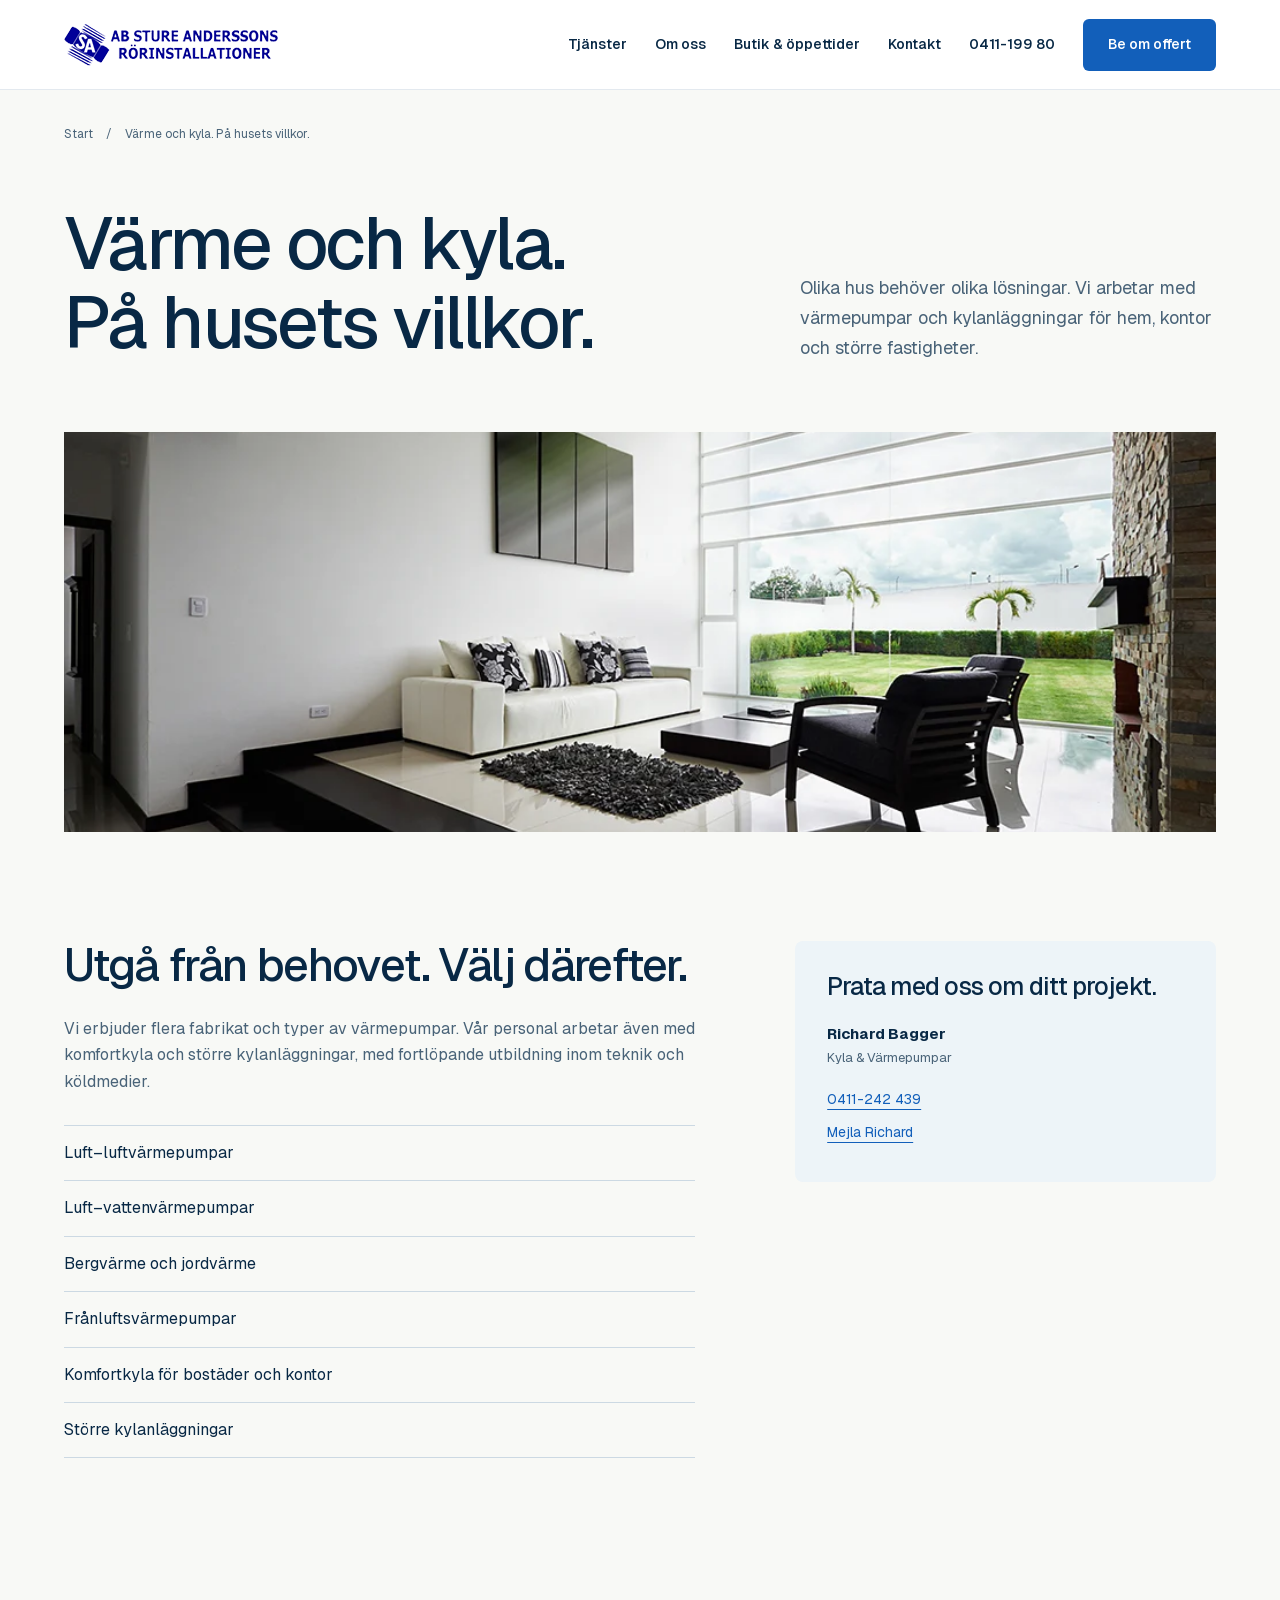
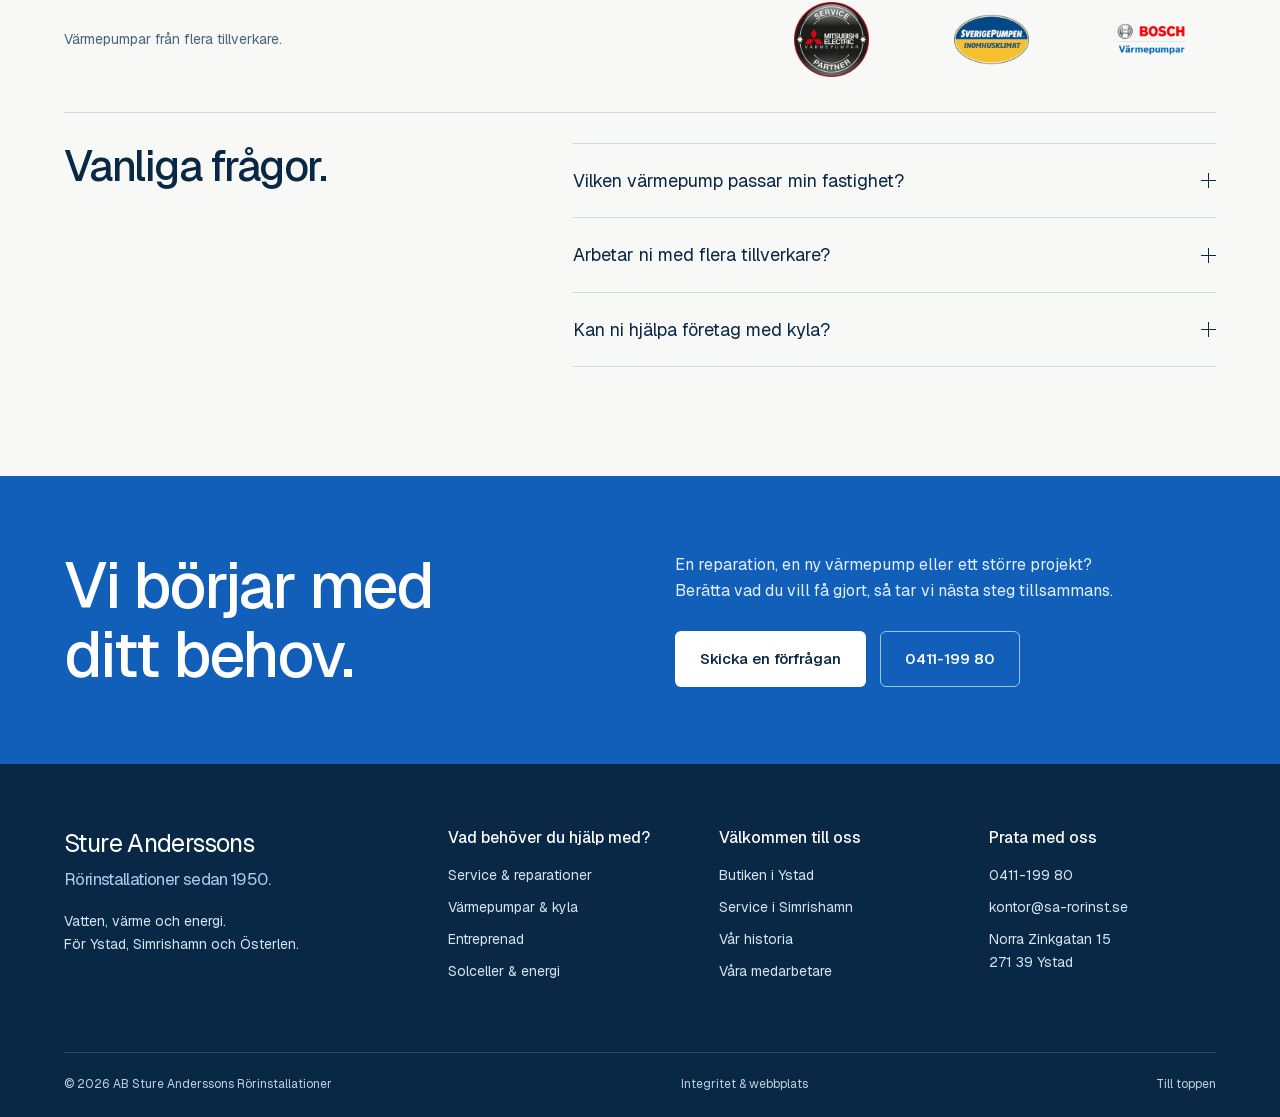
<file: varmepumpar-kyla.html>
<!doctype html><html lang="sv"><head><meta charset="utf-8"><meta name="viewport" content="width=device-width,initial-scale=1"><title>Värmepumpar &amp; kyla i Ystad &amp; Österlen | Sture Anderssons</title><meta name="description" content="Olika hus behöver olika lösningar. Vi arbetar med värmepumpar och kylanläggningar för hem, kontor och större fastigheter."><meta name="theme-color" content="#082845"><link rel="canonical" href="https://sture-anderssons-ror-ystad.carlzzon121.chatgpt.site/varmepumpar-kyla.html"><meta property="og:title" content="Värmepumpar &amp; kyla i Ystad &amp; Österlen | Sture Anderssons"><meta property="og:description" content="Olika hus behöver olika lösningar. Vi arbetar med värmepumpar och kylanläggningar för hem, kontor och större fastigheter."><meta property="og:type" content="website"><meta property="og:locale" content="sv_SE"><meta property="og:url" content="https://sture-anderssons-ror-ystad.carlzzon121.chatgpt.site/varmepumpar-kyla.html"><link rel="icon" href="assets/company-icon.png"><link rel="preload" href="assets/fonts/geist-latin.woff2" as="font" type="font/woff2" crossorigin><link rel="stylesheet" href="styles.css"><script src="app.js" defer></script><script type="application/ld+json">{"@context": "https://schema.org", "@type": "Plumber", "name": "AB Sture Anderssons Rörinstallationer", "telephone": "+4641119980", "email": "kontor@sa-rorinst.se", "foundingDate": "1950", "address": {"@type": "PostalAddress", "streetAddress": "Norra Zinkgatan 15", "postalCode": "271 39", "addressLocality": "Ystad", "addressCountry": "SE"}, "areaServed": ["Ystad", "Simrishamn", "Österlen"]}</script></head><body id="top"><a class="skip" href="#main">Till innehållet</a><header class="site-header"><div class="wrap header-inner"><a class="brand" href="index.html" aria-label="Sture Anderssons Rörinstallationer, startsida"><img src="assets/logo.png" width="214" height="42" alt="AB Sture Anderssons Rörinstallationer"></a><nav class="desktop-nav" aria-label="Huvudmeny"><a href="tjanster.html">Tjänster</a><a href="om-oss.html">Om oss</a><a href="butik-ystad.html">Butik & öppettider</a><a href="kontakt.html">Kontakt</a><a class="nav-phone" href="tel:+4641119980">0411-199 80</a><a class="button" href="mailto:kontor@sa-rorinst.se?subject=F%C3%B6rfr%C3%A5gan%20om%20VVS%20%E2%80%93%20Sture%20Anderssons&amp;body=Hej%21%0A%0AJag%20vill%20g%C3%A4rna%20f%C3%A5%20hj%C3%A4lp%20med%20ett%20arbete%20och%20%C3%B6nskar%20komma%20i%20kontakt%20med%20er.%0A%0ADet%20g%C3%A4ller%3A%20%5Bbeskriv%20ditt%20%C3%A4rende%5D%0AFastighetens%20adress%3A%20%5Badress%20och%20ort%5D%0A%C3%96nskad%20tidpunkt%3A%20%5Bn%C3%A4r%20du%20vill%20ha%20hj%C3%A4lp%5D%0A%0A%C3%85terkom%20g%C3%A4rna%20med%20hur%20vi%20g%C3%A5r%20vidare%20och%20ett%20prisf%C3%B6rslag.%0A%0AMed%20v%C3%A4nlig%20h%C3%A4lsning%2C%0A%5BNamn%5D%0A%5BTelefonnummer%5D">Be om offert</a></nav><button class="menu-toggle" aria-expanded="false" aria-controls="mobile-menu"><span>Meny</span><svg viewBox="0 0 24 24" fill="none" stroke="currentColor" stroke-width="1.5" aria-hidden="true"><path d="M3 7h18M3 12h18M3 17h18"/></svg></button></div></header><nav id="mobile-menu" class="mobile-nav" aria-label="Mobilmeny" hidden><a href="tjanster.html">Tjänster</a><a href="om-oss.html">Om oss</a><a href="butik-ystad.html">Butik & öppettider</a><a href="kontakt.html">Kontakt</a><a href="simrishamn.html">Service i Simrishamn</a><a href="mailto:kontor@sa-rorinst.se?subject=F%C3%B6rfr%C3%A5gan%20om%20VVS%20%E2%80%93%20Sture%20Anderssons&amp;body=Hej%21%0A%0AJag%20vill%20g%C3%A4rna%20f%C3%A5%20hj%C3%A4lp%20med%20ett%20arbete%20och%20%C3%B6nskar%20komma%20i%20kontakt%20med%20er.%0A%0ADet%20g%C3%A4ller%3A%20%5Bbeskriv%20ditt%20%C3%A4rende%5D%0AFastighetens%20adress%3A%20%5Badress%20och%20ort%5D%0A%C3%96nskad%20tidpunkt%3A%20%5Bn%C3%A4r%20du%20vill%20ha%20hj%C3%A4lp%5D%0A%0A%C3%85terkom%20g%C3%A4rna%20med%20hur%20vi%20g%C3%A5r%20vidare%20och%20ett%20prisf%C3%B6rslag.%0A%0AMed%20v%C3%A4nlig%20h%C3%A4lsning%2C%0A%5BNamn%5D%0A%5BTelefonnummer%5D">Be om offert</a><a class="menu-phone" href="tel:+4641119980">Ring 0411-199 80</a></nav><main id="main"><section class="page-intro wrap"><nav class="breadcrumb" aria-label="Brödsmulor"><a href="index.html">Start</a><span aria-hidden="true">/</span><span>Värme och kyla. På husets villkor.</span></nav><div class="page-intro-grid"><h1>Värme och kyla. På husets villkor.</h1><p>Olika hus behöver olika lösningar. Vi arbetar med värmepumpar och kylanläggningar för hem, kontor och större fastigheter.</p></div></section><div class="wide-photo wrap"><img class="" src="assets/heat-pump-service.webp" width="1000" height="666" alt="Värme och kyla. På husets villkor." loading="eager" decoding="async" fetchpriority="high"></div><section class="section wrap detail-grid"><div><h2>Utgå från behovet. Välj därefter.</h2><p>Vi erbjuder flera fabrikat och typer av värmepumpar. Vår personal arbetar även med komfortkyla och större kylanläggningar, med fortlöpande utbildning inom teknik och köldmedier.</p><ul class="detail-list"><li>Luft–luftvärmepumpar</li><li>Luft–vattenvärmepumpar</li><li>Bergvärme och jordvärme</li><li>Frånluftsvärmepumpar</li><li>Komfortkyla för bostäder och kontor</li><li>Större kylanläggningar</li></ul></div><aside class="person-panel contact-only"><div><h3>Prata med oss om ditt projekt.</h3><p><strong>Richard Bagger</strong><br>Kyla & Värmepumpar</p><div class="person-links"><a href="tel:0411242439">0411-242 439</a><a href="mailto:richard.bagger@stureandersson.se?subject=F%C3%B6rfr%C3%A5gan%20om%20VVS%20%E2%80%93%20Sture%20Anderssons&amp;body=Hej%21%0A%0AJag%20vill%20g%C3%A4rna%20f%C3%A5%20hj%C3%A4lp%20med%20ett%20arbete%20och%20%C3%B6nskar%20komma%20i%20kontakt%20med%20er.%0A%0ADet%20g%C3%A4ller%3A%20%5Bbeskriv%20ditt%20%C3%A4rende%5D%0AFastighetens%20adress%3A%20%5Badress%20och%20ort%5D%0A%C3%96nskad%20tidpunkt%3A%20%5Bn%C3%A4r%20du%20vill%20ha%20hj%C3%A4lp%5D%0A%0A%C3%85terkom%20g%C3%A4rna%20med%20hur%20vi%20g%C3%A5r%20vidare%20och%20ett%20prisf%C3%B6rslag.%0A%0AMed%20v%C3%A4nlig%20h%C3%A4lsning%2C%0A%5BNamn%5D%0A%5BTelefonnummer%5D">Mejla Richard</a></div></div></aside></section><div class="wrap"><div class="partner-strip"><p>Värmepumpar från flera tillverkare.</p><div class="partner-logos"><img src="assets/mitsubishi-partner.png" width="200" height="200" alt="Mitsubishi Electric" loading="lazy"><img src="assets/sverigepumpen.png" width="200" height="200" alt="Sverigepumpen" loading="lazy"><img src="assets/bosch.png" width="200" height="200" alt="Bosch" loading="lazy"></div></div></div><section class="section wrap faq-section"><h2>Vanliga frågor.</h2><div class="faq-list"><details><summary>Vilken värmepump passar min fastighet?<span class="plus" aria-hidden="true"></span></summary><p>Det beror på bland annat uppvärmningssystem, förutsättningar på tomten och energibehov. Kontakta Richard för att diskutera alternativen.</p></details><details><summary>Arbetar ni med flera tillverkare?<span class="plus" aria-hidden="true"></span></summary><p>Ja. Bland de tillverkare som vi presenterar finns Mitsubishi Electric, Sverigepumpen och Bosch.</p></details><details><summary>Kan ni hjälpa företag med kyla?<span class="plus" aria-hidden="true"></span></summary><p>Ja. Vi arbetar med både komfortkyla och större kylanläggningar. Berätta om lokalen och ditt behov.</p></details></div></section><section class="closing"><div class="wrap closing-inner"><h2>Vi börjar med<br>ditt behov.</h2><div><p>En reparation, en ny värmepump eller ett större projekt? Berätta vad du vill få gjort, så tar vi nästa steg tillsammans.</p><div class="hero-actions"><a class="button light" href="mailto:kontor@sa-rorinst.se?subject=F%C3%B6rfr%C3%A5gan%20om%20VVS%20%E2%80%93%20Sture%20Anderssons&amp;body=Hej%21%0A%0AJag%20vill%20g%C3%A4rna%20f%C3%A5%20hj%C3%A4lp%20med%20ett%20arbete%20och%20%C3%B6nskar%20komma%20i%20kontakt%20med%20er.%0A%0ADet%20g%C3%A4ller%3A%20%5Bbeskriv%20ditt%20%C3%A4rende%5D%0AFastighetens%20adress%3A%20%5Badress%20och%20ort%5D%0A%C3%96nskad%20tidpunkt%3A%20%5Bn%C3%A4r%20du%20vill%20ha%20hj%C3%A4lp%5D%0A%0A%C3%85terkom%20g%C3%A4rna%20med%20hur%20vi%20g%C3%A5r%20vidare%20och%20ett%20prisf%C3%B6rslag.%0A%0AMed%20v%C3%A4nlig%20h%C3%A4lsning%2C%0A%5BNamn%5D%0A%5BTelefonnummer%5D">Skicka en förfrågan</a><a class="button outline" href="tel:+4641119980">0411-199 80</a></div></div></div></section></main><footer class="footer"><div class="wrap"><div class="footer-grid"><div><a class="footer-brand" href="index.html">Sture Anderssons<span>Rörinstallationer sedan 1950.</span></a><p>Vatten, värme och energi.<br>För Ystad, Simrishamn och Österlen.</p></div><div><h3>Vad behöver du hjälp med?</h3><ul><li><a href="service-reparationer.html">Service & reparationer</a></li><li><a href="varmepumpar-kyla.html">Värmepumpar & kyla</a></li><li><a href="entreprenad.html">Entreprenad</a></li><li><a href="energi.html">Solceller & energi</a></li></ul></div><div><h3>Välkommen till oss</h3><ul><li><a href="butik-ystad.html">Butiken i Ystad</a></li><li><a href="simrishamn.html">Service i Simrishamn</a></li><li><a href="om-oss.html">Vår historia</a></li><li><a href="om-oss.html#medarbetare">Våra medarbetare</a></li></ul></div><div><h3>Prata med oss</h3><ul><li><a href="tel:+4641119980">0411-199 80</a></li><li><a href="mailto:kontor@sa-rorinst.se?subject=F%C3%B6rfr%C3%A5gan%20om%20VVS%20%E2%80%93%20Sture%20Anderssons&amp;body=Hej%21%0A%0AJag%20vill%20g%C3%A4rna%20f%C3%A5%20hj%C3%A4lp%20med%20ett%20arbete%20och%20%C3%B6nskar%20komma%20i%20kontakt%20med%20er.%0A%0ADet%20g%C3%A4ller%3A%20%5Bbeskriv%20ditt%20%C3%A4rende%5D%0AFastighetens%20adress%3A%20%5Badress%20och%20ort%5D%0A%C3%96nskad%20tidpunkt%3A%20%5Bn%C3%A4r%20du%20vill%20ha%20hj%C3%A4lp%5D%0A%0A%C3%85terkom%20g%C3%A4rna%20med%20hur%20vi%20g%C3%A5r%20vidare%20och%20ett%20prisf%C3%B6rslag.%0A%0AMed%20v%C3%A4nlig%20h%C3%A4lsning%2C%0A%5BNamn%5D%0A%5BTelefonnummer%5D">kontor@sa-rorinst.se</a></li><li>Norra Zinkgatan 15<br>271 39 Ystad</li></ul></div></div><div class="footer-bottom"><span>© 2026 AB Sture Anderssons Rörinstallationer</span><a href="integritet.html">Integritet & webbplats</a><a href="#top">Till toppen</a></div></div></footer></body></html>
</file>
<file: styles.css>
@font-face{font-family:Geist;src:url('assets/fonts/geist-latin.woff2') format('woff2');font-weight:100 900;font-display:swap}
:root{--ink:#082845;--blue:#125fba;--paper:#f8f9f6;--light:#edf4f8;--line:#ccd9e3;--muted:#496378;--white:#fff;--space:clamp(24px,5vw,84px);--ease:cubic-bezier(.16,1,.3,1);--radius:6px}
*{box-sizing:border-box}html{scroll-behavior:smooth;scroll-padding-top:110px}body{margin:0;background:var(--paper);color:var(--ink);font:16px/1.65 Geist,sans-serif}body.menu-open{overflow:hidden}img{max-width:100%;height:auto;display:block}a{color:inherit;text-underline-offset:5px}button,a{-webkit-tap-highlight-color:transparent}button{font:inherit;cursor:pointer}::selection{background:#b8d7ff;color:var(--ink)}:focus-visible{outline:3px solid #e5a840;outline-offset:5px}::-webkit-scrollbar{width:10px}::-webkit-scrollbar-track{background:var(--light)}::-webkit-scrollbar-thumb{background:#7c98af;border:2px solid var(--light);border-radius:8px}[hidden]{display:none!important}h1,h2,h3,p{margin:0}h1,h2,h3{line-height:1.08;font-weight:480;letter-spacing:-.035em;text-wrap:balance}h1{font-size:clamp(48px,6.2vw,90px)}h2{font-size:clamp(36px,4.5vw,64px)}h3{font-size:clamp(23px,2.2vw,31px)}p+p{margin-top:18px}p{max-width:70ch}.wrap{max-width:1600px;margin:auto;padding-inline:var(--space)}.section{padding-block:clamp(72px,8.5vw,132px)}.skip{position:fixed;z-index:100;top:8px;left:8px;background:#fff;color:var(--ink);padding:12px;transform:translateY(-160%)}.skip:focus{transform:none}.site-header{height:90px;background:#fff;position:sticky;top:0;z-index:30;border-bottom:1px solid #e3e9ef}.header-inner{height:100%;display:flex;align-items:center;justify-content:space-between;gap:24px}.brand{display:flex;flex:none;align-items:center;text-decoration:none}.brand img{width:214px;height:42px;object-fit:contain}.desktop-nav{display:flex;gap:28px;align-items:center}.desktop-nav>a{text-decoration:none;font-size:14px;font-weight:550;padding-block:13px;position:relative}.desktop-nav>a:not(.button)::after{content:'';position:absolute;bottom:5px;left:0;width:100%;height:2px;background:var(--blue);transform:scaleX(0);transform-origin:left;transition:transform .25s var(--ease)}.desktop-nav>a:hover::after,.desktop-nav>a[aria-current]::after{transform:scaleX(1)}.button{display:inline-flex;justify-content:center;align-items:center;gap:10px;background:var(--blue);color:#fff;padding:15px 24px;border:1px solid transparent;border-radius:var(--radius);font-weight:550;font-size:15px;text-decoration:none;min-height:52px;transition:background .2s,transform .2s var(--ease)}.button:hover{background:#084c99;transform:translateY(-2px)}.button.light{background:#fff;color:var(--ink)}.button.light:hover{background:var(--light)}.button.outline{background:transparent;border-color:#8299ac;color:inherit}.button.outline:hover{background:#ffffff14}.button.dark{background:var(--ink)}.button svg{width:18px;height:18px}.menu-toggle{display:none;background:none;border:1px solid var(--line);padding:10px 13px;border-radius:4px;gap:9px;align-items:center;color:var(--ink);min-height:44px}.menu-toggle svg{width:20px}.mobile-nav{position:fixed;inset:74px 0 0;background:var(--ink);color:#fff;padding:30px var(--space);overflow:auto;z-index:29}.mobile-nav a{display:block;font-size:24px;padding:13px 0;text-decoration:none;border-bottom:1px solid #ffffff30}.mobile-nav .menu-phone{font-size:18px;margin-top:20px;color:#c6e1ff}.hero{position:relative;isolation:isolate;min-height:680px;height:calc(100svh - 90px);max-height:1120px;color:#fff;background:var(--ink);overflow:hidden}.hero-media,.hero-shade{position:absolute;inset:0;z-index:-2;width:100%;height:100%;object-fit:cover;object-position:60% 46%}.hero-media{animation:hero-settle 1.7s var(--ease) both}.hero-shade{z-index:-1;background:linear-gradient(90deg,rgba(4,27,50,.94) 0%,rgba(4,27,50,.82) 34%,rgba(4,27,50,.23) 76%),linear-gradient(0deg,rgba(4,27,50,.87),transparent 40%)}.hero-inner{height:100%;display:flex;flex-direction:column;justify-content:center;padding-bottom:160px;padding-top:60px}.hero h1{max-width:840px}.hero h1 span{display:block;color:#b9daff}.hero-copy{font-size:18px;line-height:1.65;max-width:505px;margin-top:24px;color:#e0ebf3}.hero-actions{display:flex;gap:14px;flex-wrap:wrap;margin-top:32px}.hero-index{position:absolute;left:var(--space);right:var(--space);bottom:0;display:grid;grid-template-columns:repeat(4,1fr);border-top:1px solid #ffffff50}.hero-index a{padding:23px 24px 28px 0;text-decoration:none;font-size:15px;display:flex;flex-direction:column;gap:5px}.hero-index a+a{border-left:1px solid #ffffff35;padding-left:25px}.hero-index small{color:#bad5ea;font-size:12px}.hero-index a:hover{color:#b9daff}.intro-line{display:flex;justify-content:space-between;gap:30px;align-items:center;border-bottom:1px solid var(--line);padding-block:25px;color:var(--muted);font-size:14px}.intro-line strong{color:var(--ink);font-weight:550}.section-head{display:flex;justify-content:space-between;align-items:end;gap:50px;margin-bottom:50px}.section-head h2{max-width:720px}.section-head p{max-width:365px;color:var(--muted)}.service-rows{border-top:1px solid var(--line)}.service-row{display:grid;grid-template-columns:1fr 1fr auto;gap:35px;align-items:center;padding:32px 0;border-bottom:1px solid var(--line);text-decoration:none;transition:color .2s}.service-row:hover{color:var(--blue)}.service-row p{font-size:16px;color:var(--muted);max-width:460px}.service-row .row-action{font-size:13px;text-decoration:underline;text-underline-offset:5px}.footer{background:var(--ink);color:#fff;padding-top:65px}.footer a{text-decoration:none}.footer a:hover{text-decoration:underline}.footer-grid{display:grid;grid-template-columns:1.5fr 1fr 1fr 1fr;gap:44px;padding-bottom:60px}.footer-brand{font-size:25px;line-height:1.15;letter-spacing:-.025em}.footer-brand span{display:block;color:#a7ccf5;font-size:17px;margin-top:10px}.footer h3{font-size:16px;margin-bottom:18px;letter-spacing:0}.footer ul{list-style:none;padding:0;margin:0}.footer li{margin-bottom:9px;font-size:14px;color:#d4e4f0}.footer p{font-size:14px;color:#d4e4f0;margin-top:20px}.footer-bottom{border-top:1px solid #ffffff26;padding-block:22px;display:flex;justify-content:space-between;gap:20px;font-size:12px;color:#bbd1e2}.text-link{font-weight:550;text-decoration:underline;text-underline-offset:6px;display:inline-block;padding-block:9px}.text-link:hover{color:var(--blue)}
@keyframes hero-settle{from{transform:scale(1.035)}to{transform:scale(1)}}
@media(min-width:1700px){.hero-index{left:max(var(--space),calc((100vw - 1432px)/2));right:max(var(--space),calc((100vw - 1432px)/2))}}
@media(max-width:1050px){.desktop-nav{gap:18px}.desktop-nav>a{font-size:13px}.desktop-nav .nav-phone{display:none}.footer-grid{grid-template-columns:1.5fr 1fr 1fr}.footer-grid>div:last-child{grid-column:2/4}.hero h1{font-size:clamp(50px,7vw,80px)}.hero{min-height:650px}}
@media(max-width:760px){:root{--space:24px}html{scroll-padding-top:90px}.site-header{height:74px}.brand img{width:193px;height:auto}.desktop-nav{display:none}.menu-toggle{display:flex}.hero{height:calc(100svh - 74px);min-height:660px;max-height:1000px}.hero-media{object-position:58% center}.hero-shade{background:linear-gradient(90deg,rgba(4,27,50,.9),rgba(4,27,50,.45)),linear-gradient(0deg,rgba(4,27,50,.95),transparent 70%)}.hero-inner{padding-top:44px;padding-bottom:190px;justify-content:center}.hero h1{font-size:clamp(42px,10.5vw,68px);letter-spacing:-.035em}.hero-copy{font-size:16px;margin-top:22px;max-width:420px}.hero-actions{gap:10px;margin-top:24px}.button{padding:14px 18px;font-size:14px}.hero-index{grid-template-columns:1fr 1fr}.hero-index a{padding:16px 0!important;font-size:13px}.hero-index a:nth-child(2n){padding-left:18px!important;border-left:1px solid #ffffff35}.hero-index a:nth-child(3){border-left:0}.hero-index a:nth-child(n+3){border-top:1px solid #ffffff35}.hero-index small{font-size:12px}.intro-line{align-items:start;gap:15px;font-size:12px}.intro-line span:last-child{max-width:150px;text-align:right}.section-head{display:block;margin-bottom:30px}.section-head p{margin-top:22px}.service-row{grid-template-columns:1fr auto;gap:15px;padding-block:26px}.service-row h3{font-size:25px}.service-row p{grid-column:1/3;grid-row:2;font-size:15px}.service-row .row-action{font-size:12px}.service-row:hover{padding-inline:0}.footer-grid{grid-template-columns:1fr 1fr;gap:35px}.footer-grid>div:first-child{grid-column:1/-1}.footer-grid>div:last-child{grid-column:auto}.footer-bottom{flex-wrap:wrap}.footer-grid p{font-size:13px}}
@media(max-width:360px){:root{--space:18px}.brand img{width:175px}.menu-toggle{font-size:12px;padding:8px}.hero-actions .button{font-size:13px;padding:13px}.hero h1{font-size:41px}.hero{min-height:680px}}
@media(prefers-reduced-motion:reduce){html{scroll-behavior:auto}*,*::before,*::after{animation:none!important;transition:none!important}}
.small{font-size:14px;color:var(--muted)}.sr-only{position:absolute;width:1px;height:1px;padding:0;margin:-1px;overflow:hidden;clip:rect(0,0,0,0);white-space:nowrap;border:0}.heritage{padding-top:85px;background:var(--light)}.heritage-grid{display:grid;grid-template-columns:1.3fr .7fr;gap:80px;align-items:center}.heritage-grid p{margin-top:28px;max-width:590px;color:var(--muted)}.heritage-grid .text-link{margin-top:18px}.heritage-year{font-size:clamp(88px,13vw,186px);letter-spacing:-.04em;line-height:1;color:var(--blue);font-weight:380;border-left:1px solid #b6cddd;padding-left:60px}.heritage-year span{display:block;font-size:14px;letter-spacing:0;margin-top:20px;color:var(--muted)}.fleet-photo{margin:55px auto 0}.fleet-photo img{width:100%;aspect-ratio:3.5;object-fit:cover}.fleet-photo figcaption{padding:15px 0 30px;font-size:12px;color:var(--muted)}.finder-tabs{display:flex;border-bottom:1px solid var(--line);gap:35px}.finder-tabs button{border:0;background:none;color:var(--muted);padding:18px 0;position:relative;font-size:17px}.finder-tabs button[aria-selected=true]{color:var(--blue);font-weight:600}.finder-tabs button[aria-selected=true]::after{content:'';height:3px;background:var(--blue);position:absolute;bottom:-1px;left:0;right:0}.finder-panel{padding-top:45px;display:grid;grid-template-columns:1fr 1fr;gap:65px;align-items:center;min-height:285px}.finder-copy h3{font-size:34px;max-width:420px}.finder-copy p{color:var(--muted);margin-top:20px;max-width:440px}.finder-copy .text-link{margin-top:15px}.finder-person{display:flex;align-items:center;gap:30px}.finder-person img{width:180px;height:200px;object-fit:cover;object-position:50% 35%;border-radius:3px}.finder-person strong{font-size:22px;line-height:1.25;display:block}.finder-person span{display:block;font-size:14px;color:var(--muted);margin:8px 0 20px}.finder-person a{display:block;padding-block:4px;color:var(--blue);font-size:15px}.comfort{display:grid;grid-template-columns:1fr 1fr;min-height:570px;background:#e3edf3}.comfort-photo img{height:100%;width:100%;object-fit:cover}.comfort-copy{padding:70px var(--space);align-self:center}.comfort-copy p{margin:28px 0 30px;max-width:430px;color:var(--muted)}.partner-strip{display:flex;align-items:center;justify-content:space-between;gap:40px;padding:35px 0;border-bottom:1px solid var(--line)}.partner-strip>p{color:var(--muted);font-size:14px;max-width:230px}.partner-logos{display:flex;gap:30px;align-items:center}.partner-logos img{width:130px;height:75px;object-fit:contain;mix-blend-mode:multiply}.reviews{background:#fff}.review-grid{display:grid;grid-template-columns:.85fr 1fr 1fr;gap:35px}.rating-value{font-size:72px;letter-spacing:-.04em;line-height:1}.rating-value small{font-size:20px;letter-spacing:0;color:var(--muted);margin-left:8px}.rating p{margin-top:12px;font-size:15px}.rating a{font-size:13px;margin-top:10px}.review-grid figure{margin:0;border-left:1px solid var(--line);padding-left:35px;display:flex;flex-direction:column;justify-content:space-between;gap:30px}.review-grid blockquote{font-size:24px;line-height:1.4;letter-spacing:-.025em;margin:0}.review-grid figcaption strong{display:block;font-weight:550;font-size:14px}.review-grid figcaption span{font-size:12px;color:var(--muted)}.review-note{font-size:12px;color:var(--muted);max-width:none;margin-top:35px}.shop-home{display:grid;grid-template-columns:1.2fr .8fr;gap:100px;align-items:center}.shop-home p{margin-top:25px;max-width:510px;color:var(--muted)}.shop-home .text-link{margin-top:15px}.shop-person{position:relative;justify-self:end;width:100%;max-width:440px;background:var(--light)}.shop-person img{width:100%;aspect-ratio:1.08;object-fit:cover;object-position:50% 30%}.shop-person>span{display:flex;justify-content:space-between;align-items:center;padding:20px;font-size:16px}.shop-person small{font-size:12px;color:var(--muted)}.closing{background:var(--blue);color:#fff;padding:75px 0}.closing-inner{display:grid;grid-template-columns:1fr 1fr;gap:70px;align-items:center}.closing p{max-width:470px;color:#e4f0ff}.closing h2{font-size:clamp(45px,5vw,74px)}.closing .button.outline{border-color:#9ac5f9}.page-intro{padding-top:35px;padding-bottom:70px}.breadcrumb{display:flex;gap:13px;align-items:center;font-size:12px;color:var(--muted);margin-bottom:60px;flex-wrap:wrap}.breadcrumb a{text-decoration:none}.breadcrumb>span:last-child br{display:none}.page-intro-grid{display:grid;grid-template-columns:1.3fr .8fr;gap:60px;align-items:end}.page-intro h1{font-size:clamp(46px,5.7vw,80px);max-width:850px}.page-intro-grid>p{color:var(--muted);font-size:18px;max-width:480px}.wide-photo img{width:100%;height:400px;object-fit:cover;object-position:center}.wide-photo.fleet-wide img{height:auto;aspect-ratio:3.5}.wide-photo figcaption{font-size:12px;color:var(--muted);margin-top:10px}.detail-grid{display:grid;grid-template-columns:1.2fr .8fr;gap:100px;align-items:start}.detail-grid h2{font-size:clamp(34px,3.6vw,50px)}.detail-grid>div>p{margin-top:25px;color:var(--muted)}.detail-list{list-style:none;padding:0;margin:30px 0 0;border-top:1px solid var(--line)}.detail-list li{padding:14px 0;border-bottom:1px solid var(--line);font-size:16px}.person-panel{background:var(--light);display:grid;grid-template-columns:105px 1fr;gap:24px;padding:28px;border-radius:8px}.person-panel img{width:105px;height:130px;object-fit:cover;object-position:50% 30%;border-radius:3px}.person-panel h3{font-size:25px;margin-bottom:22px}.person-panel p{font-size:13px;color:var(--muted)}.person-panel p strong{color:var(--ink);font-size:15px}.person-links{margin-top:15px}.person-links a{display:block;color:var(--blue);font-size:14px;padding:5px 0}.faq-section{display:grid;grid-template-columns:.8fr 1.2fr;gap:80px;padding-top:30px}.faq-section h2{font-size:43px}.faq-list{border-top:1px solid var(--line)}.faq-list details{border-bottom:1px solid var(--line);padding:24px 0}.faq-list summary{font-size:18px;line-height:1.4;list-style:none;cursor:pointer;display:flex;justify-content:space-between;gap:25px;align-items:center}.faq-list summary::-webkit-details-marker{display:none}.plus{width:15px;height:15px;position:relative;flex:none}.plus::before,.plus::after{content:'';position:absolute;left:0;top:7px;width:15px;height:1px;background:var(--ink)}.plus::after{transform:rotate(90deg);transition:transform .2s}.faq-list details[open] .plus::after{transform:rotate(0)}.faq-list p{padding-top:20px;color:var(--muted);font-size:15px}.services-overview{padding-top:0}.services-overview article{display:grid;grid-template-columns:1fr 1fr;gap:70px;align-items:center;padding:45px 0;border-bottom:1px solid var(--line)}.services-overview article:nth-child(even)>a{order:2}.services-overview img{width:100%;height:350px;object-fit:cover}.services-overview h2{font-size:45px}.services-overview p{color:var(--muted);margin:25px 0;max-width:470px}.contact-opening{padding-bottom:80px}.contact-phone{font-size:clamp(40px,7vw,92px);letter-spacing:-.035em;text-decoration:none;color:var(--blue);line-height:1.2;display:block}.contact-email{display:inline-block;color:var(--blue);font-size:clamp(19px,2.6vw,30px);margin-top:20px;overflow-wrap:anywhere}.contact-info{display:grid;grid-template-columns:1fr 1fr;gap:90px;margin-top:65px;border-top:1px solid var(--line);padding-top:45px}.contact-info h2{font-size:30px;margin-bottom:24px}.hours{margin:0 0 25px;font-variant-numeric:tabular-nums}.hours div{display:flex;justify-content:space-between;gap:20px;padding:13px 0;border-bottom:1px solid var(--line);font-size:15px}.hours dd{margin:0;white-space:nowrap}.team-filters{display:flex;gap:10px;flex-wrap:wrap;margin-bottom:40px}.team-filters button{background:transparent;color:var(--ink);border:1px solid var(--line);border-radius:5px;padding:10px 17px;min-height:44px;font-size:14px}.team-filters button[aria-pressed=true]{background:var(--ink);border-color:var(--ink);color:#fff}.team-grid{display:grid;grid-template-columns:repeat(4,1fr);gap:45px 25px}.team-card img{aspect-ratio:1;object-fit:cover;width:100%;border-radius:3px}.team-card h3{font-size:21px;margin-top:20px;line-height:1.2}.team-card p{font-size:13px;color:var(--muted);margin-top:8px}.team-links{margin-top:18px}.team-links a{display:block;font-size:13px;padding:5px 0;color:var(--blue)}.quality{background:#e3edf3}.quality-grid{display:grid;grid-template-columns:1.2fr 1fr;gap:90px;align-items:center}.quality-grid p{color:var(--muted);margin:25px 0 15px}.quality-badges{display:flex;gap:25px}.quality-badges img{width:calc(50% - 12.5px);height:auto;object-fit:contain;mix-blend-mode:multiply}.shop-detail{display:grid;grid-template-columns:1.2fr .8fr;gap:90px;align-items:center}.shop-location h2{font-size:44px;margin-bottom:30px}.shop-portrait{max-width:430px}.shop-portrait img{width:100%;aspect-ratio:1;object-fit:cover}.shop-portrait span{display:block;padding-top:14px;font-size:13px;color:var(--muted)}.location-notice{background:var(--light);padding:45px;border-radius:8px;max-width:1000px}.location-notice h2{font-size:35px}.location-notice p{color:var(--muted);margin:20px 0 25px}.energy-grid{display:grid;grid-template-columns:1fr 1fr;gap:80px;align-items:center}.energy-grid h2{font-size:46px}.energy-grid p{margin-top:25px;color:var(--muted)}.energy-grid .button{margin-top:25px}.energy-grid figure{margin:0}.energy-grid img{width:100%}.energy-grid figcaption{font-size:12px;color:var(--muted);padding-top:12px}.energy-brand{display:flex;gap:40px;align-items:center;margin-top:45px}.energy-brand img{width:140px;height:140px;object-fit:contain;flex:none}.energy-brand p{max-width:640px;color:var(--muted)}.prose{max-width:900px;margin-left:0;padding-top:0}.prose h2{font-size:32px;margin:45px 0 25px}.prose p{color:var(--muted)}
@media(min-width:761px){.hero{min-height:0}.hero-inner{padding-top:40px;padding-bottom:145px}.hero h1{font-size:clamp(50px,5.8vw,84px)}.hero-copy{font-size:17px}.hero-actions{margin-top:26px}}
@media(max-width:1050px){.heritage-grid{gap:40px}.heritage-year{padding-left:30px}.finder-panel{gap:35px}.finder-person{gap:18px}.finder-person img{width:135px;height:175px}.finder-person strong{font-size:19px}.detail-grid{gap:45px;grid-template-columns:1.1fr .9fr}.person-panel{padding:20px;gap:16px;grid-template-columns:80px 1fr}.person-panel img{width:80px;height:110px}.review-grid{gap:23px}.review-grid figure{padding-left:23px}.review-grid blockquote{font-size:21px}.team-grid{grid-template-columns:repeat(3,1fr)}.page-intro-grid{gap:40px}.comfort-copy{padding:50px 35px}.shop-home{gap:60px}.energy-grid{gap:40px}.partner-logos{gap:15px}}
@media(max-width:760px){.heritage{padding-top:65px}.heritage-grid{grid-template-columns:1fr;gap:35px}.heritage-year{border-left:0;padding:0;font-size:110px}.heritage-year span{display:inline-block;font-size:12px;max-width:90px;line-height:1.5;margin-left:25px}.fleet-photo{margin-top:30px}.fleet-photo img{aspect-ratio:2;object-position:45%}.fleet-photo figcaption{font-size:12px;line-height:1.5}.finder-tabs{gap:0;display:grid;grid-template-columns:1fr 1fr}.finder-tabs button{font-size:15px;text-align:left;padding-block:14px}.finder-panel{grid-template-columns:1fr;gap:32px;padding-top:30px}.finder-copy h3{font-size:30px}.finder-person{padding:25px 0 0;border-top:1px solid var(--line);gap:24px}.finder-person img{width:135px;height:155px}.finder-person span{margin-bottom:12px}.comfort{grid-template-columns:1fr}.comfort-photo img{height:300px}.comfort-copy{padding:48px var(--space) 60px}.partner-strip{display:block;padding-block:30px}.partner-strip>p{max-width:none}.partner-logos{justify-content:space-between;gap:12px;margin-top:15px}.partner-logos img{width:calc((100% - 24px)/3);height:70px}.review-grid{grid-template-columns:1fr;gap:30px}.rating{padding-bottom:28px;border-bottom:1px solid var(--line)}.rating-value{font-size:66px}.review-grid figure{padding:0 0 28px;border-left:0;border-bottom:1px solid var(--line);gap:22px}.review-grid blockquote{font-size:26px}.review-note{line-height:1.6}.shop-home{grid-template-columns:1fr;gap:38px}.shop-person{max-width:500px;justify-self:start}.closing{padding-block:60px}.closing-inner{grid-template-columns:1fr;gap:30px}.closing .hero-actions{margin-top:25px}.page-intro{padding-top:25px;padding-bottom:40px}.breadcrumb{margin-bottom:35px;font-size:12px;gap:8px}.page-intro-grid{grid-template-columns:1fr;gap:25px}.page-intro h1{font-size:clamp(42px,10.5vw,70px)}.page-intro-grid>p{font-size:16px}.wide-photo img{height:260px}.wide-photo.fleet-wide img{aspect-ratio:2;height:auto}.detail-grid{grid-template-columns:1fr;gap:42px}.detail-grid h2{font-size:36px}.person-panel{padding:24px;grid-template-columns:85px 1fr;gap:22px}.person-panel img{width:85px;height:115px}.person-panel h3{font-size:24px}.faq-section{grid-template-columns:1fr;gap:30px}.faq-section h2{font-size:36px}.faq-list summary{font-size:17px}.services-overview article{grid-template-columns:1fr;gap:28px;padding-top:20px;padding-bottom:45px;margin-bottom:20px}.services-overview article:nth-child(even)>a{order:0}.services-overview img{height:260px}.services-overview h2{font-size:36px}.services-overview p{margin-top:20px}.contact-info{grid-template-columns:1fr;gap:30px;margin-top:40px;padding-top:30px}.hours div{font-size:13px;gap:10px}.team-grid{grid-template-columns:repeat(2,1fr);gap:32px 18px}.team-card h3{font-size:20px;margin-top:16px}.team-card p{font-size:12px}.team-links a{min-height:34px;font-size:12px}.team-filters{gap:8px}.team-filters button{font-size:12px;padding:10px 13px}.quality-grid{grid-template-columns:1fr;gap:35px}.quality-badges{max-width:330px}.shop-detail{grid-template-columns:1fr;gap:35px}.shop-location h2{font-size:36px}.shop-portrait{max-width:500px}.location-notice{padding:28px}.location-notice h2{font-size:30px}.energy-grid{grid-template-columns:1fr;gap:40px}.energy-grid h2{font-size:37px}.energy-brand{gap:20px;align-items:start}.energy-brand img{width:90px;height:90px}.energy-brand p{font-size:14px}.prose h2{font-size:29px}.footer-grid{column-gap:22px}.footer-grid li{font-size:13px;overflow-wrap:anywhere}.footer-grid>div:last-child{grid-column:1/-1}}
@media(max-height:700px) and (min-width:761px){.hero{height:auto;min-height:610px}.hero-inner{min-height:610px}.hero h1{font-size:64px}}

/* Direct email and portraits confined to About. */
.person-panel.contact-only{display:block;padding:32px}
.finder-person.contact-only{display:block;padding:28px 32px;border-left:1px solid var(--line)}
.finder-person.contact-only strong{font-size:27px}
.finder-person.contact-only span{margin-bottom:16px}
.finder-person.contact-only a{display:inline-block;margin-right:26px;padding-block:8px}
.shop-hours{padding:35px;background:var(--light);border-radius:8px}
.shop-hours h3{margin-bottom:24px}
.shop-fleet{margin:0}
.shop-fleet img{width:100%;height:290px;object-fit:cover;object-position:40% center}
.shop-fleet figcaption{font-size:13px;color:var(--muted);margin-top:14px}
.email-section{background:var(--light)}
.email-grid{display:grid;grid-template-columns:1.1fr .9fr;gap:80px;align-items:center}
.email-grid>div>p{margin-top:25px;max-width:480px;color:var(--muted)}
.email-action .email-address{display:block;margin-top:24px;font-size:18px;color:var(--blue);overflow-wrap:anywhere}
.email-grid .email-action>p{font-size:14px;max-width:340px;margin-top:14px}
.team-intro{display:flex;justify-content:space-between;align-items:center;gap:45px}
.team-intro h2{font-size:clamp(34px,4vw,52px)}
.team-intro p{margin-top:24px;max-width:520px;color:var(--muted)}
.team-intro .button{flex:none;border-color:var(--line)}
@media(max-width:760px){
 .finder-person.contact-only{border-left:0;border-top:1px solid var(--line);padding:25px 0 0}
 .finder-person.contact-only strong{font-size:25px}
 .person-panel.contact-only,.shop-hours{padding:25px}
 .shop-fleet img{height:auto;aspect-ratio:2;object-fit:cover}
 .email-grid{grid-template-columns:1fr;gap:32px}
 .team-intro{display:block}
 .team-intro .button{margin-top:28px}
}
</file>
